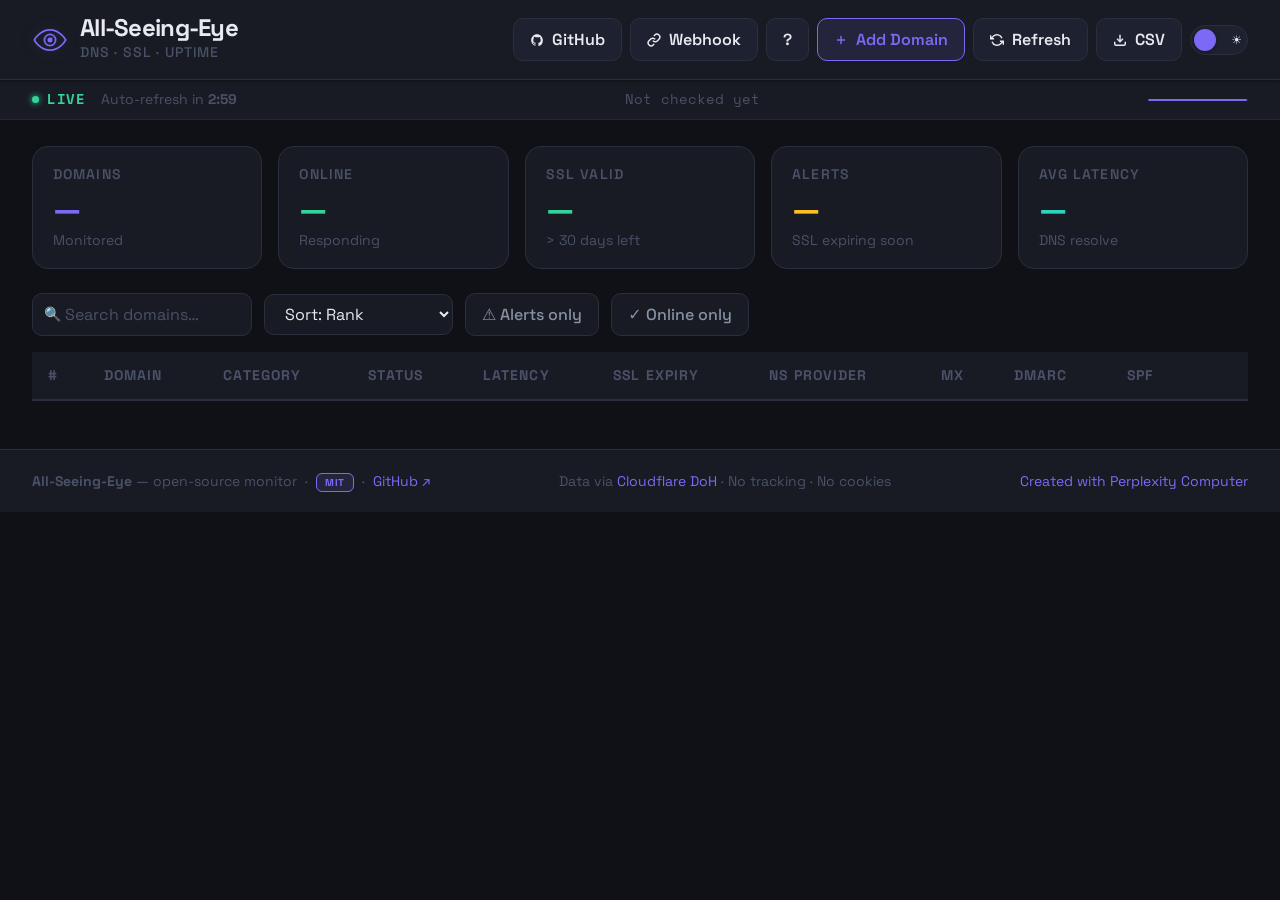
<file: index.standalone.html>
<!DOCTYPE html>
<html lang="en" data-theme="dark">
<head>
  <!--
  ╔══════════════════════════════════════════════════════════════╗
  ║  ALL-SEEING-EYE                                              ║
  ║  Open-source uptime, DNS, SSL & latency monitor              ║
  ║  Created with Perplexity Computer                            ║
  ║  https://www.perplexity.ai/computer                          ║
  ╚══════════════════════════════════════════════════════════════╝

  HOW IT WORKS
  ─────────────────────────────────────────────────────────────
  1. On load, the app tries to fetch `domains.list` (same directory).
     - Each non-empty, non-comment line becomes a monitored domain.
     - If the file is missing or unreachable, the built-in TOP_30 list is used.

  2. For each domain, a live DNS-over-HTTPS query is fired to
     Cloudflare's public DoH API (cloudflare-dns.com/dns-query).
     This gives us: A record presence (= "up"), latency, and NS info.

  3. SSL expiry dates are seeded from scan data for the top-30 list.
     Custom-added domains get a placeholder until a real check runs.

  4. The "Add Domain" flow lets users add any domain on the fly.
     If `domains.list` is writable (local server with write access),
     the app will also persist the new domain there via a PUT request.
     On a read-only static host, it just adds it to the in-memory list.

  5. The PIN gate (SHA-256 hashed, no plaintext stored) prevents
     casual access. Keyboard input + numpad both work.
     PIN: 1 2 3 4 5 6  (SHA-256: 8d969eef…)

  SECURITY NOTE
  ─────────────────────────────────────────────────────────────
  - No data leaves the browser except DNS queries to Cloudflare DoH.
  - No cookies, no persistent storage used.
  - PIN is checked purely client-side via SHA-256 comparison.
  - This is a monitoring DISPLAY tool, not a security perimeter.
  -->

  <meta charset="UTF-8">
  <meta name="viewport" content="width=device-width, initial-scale=1.0">
  <meta name="description" content="All-Seeing-Eye — open-source uptime, DNS, SSL and latency monitor for any domain list.">
  <title>The All Seeing Eye</title>

  <!-- Space Grotesk (user-specified font) from Google Fonts -->
  <link rel="preconnect" href="https://fonts.googleapis.com">
  <link rel="preconnect" href="https://fonts.gstatic.com" crossorigin>
  <link href="https://fonts.googleapis.com/css2?family=Space+Grotesk:wght@300..700&family=Space+Mono:wght@400;700&display=swap" rel="stylesheet">

    <style>
/* ═══════════════════════════════════════════════════════════
       DESIGN TOKENS — type scale, spacing, color, radius
    ═══════════════════════════════════════════════════════════ */
    :root {
      /* Type scale (fluid clamp) */
      --text-xs:   clamp(0.75rem,  0.7rem  + 0.25vw, 0.875rem);
      --text-sm:   clamp(0.875rem, 0.8rem  + 0.35vw, 1rem);
      --text-base: clamp(1rem,     0.95rem + 0.25vw, 1.125rem);
      --text-lg:   clamp(1.125rem, 1rem    + 0.75vw, 1.5rem);
      --text-xl:   clamp(1.5rem,   1.2rem  + 1.25vw, 2rem);

      /* Font families */
      --font-display: 'Space Grotesk', system-ui, sans-serif;
      --font-body:    'Space Grotesk', system-ui, sans-serif;
      --font-mono:    'Space Mono', 'Courier New', monospace;

      /* Spacing (4px grid) */
      --space-1:  0.25rem;
      --space-2:  0.5rem;
      --space-3:  0.75rem;
      --space-4:  1rem;
      --space-5:  1.25rem;
      --space-6:  1.5rem;
      --space-8:  2rem;
      --space-10: 2.5rem;
      --space-12: 3rem;

      /* Radius */
      --radius-sm: 6px;
      --radius-md: 10px;
      --radius-lg: 16px;
      --radius-xl: 24px;

      /* Transition */
      --ease: 180ms cubic-bezier(0.16, 1, 0.3, 1);
    }

    /* ── DARK MODE (default) ── */
    :root, [data-theme="dark"] {
      --bg:          #0f1117;
      --surface:     #181b23;
      --surface-2:   #1e2230;
      --border:      #2a2f3d;
      --border-soft: #232738;
      --text:        #e8eaf0;
      --text-muted:  #8892a4;
      --text-faint:  #4a5168;

      /* Accent: vivid violet-blue (eye-themed) */
      --accent:       #7c6af7;
      --accent-dim:   #5a4fd6;
      --accent-glow:  rgba(124, 106, 247, 0.18);
      --accent-soft:  rgba(124, 106, 247, 0.12);

      /* Status */
      --green:        #34d399;
      --green-dim:    #065f46;
      --green-soft:   rgba(52, 211, 153, 0.12);
      --yellow:       #fbbf24;
      --yellow-dim:   #78350f;
      --yellow-soft:  rgba(251, 191, 36, 0.12);
      --red:          #f87171;
      --red-dim:      #7f1d1d;
      --red-soft:     rgba(248, 113, 113, 0.12);
      --blue:         #60a5fa;
      --blue-soft:    rgba(96, 165, 250, 0.12);
      --teal:         #2dd4bf;
      --teal-soft:    rgba(45, 212, 191, 0.12);
      --orange:       #fb923c;

      --shadow-sm:  0 1px 3px rgba(0,0,0,0.4);
      --shadow-md:  0 4px 16px rgba(0,0,0,0.5);
      --shadow-lg:  0 16px 48px rgba(0,0,0,0.6);
      --shadow-glow: 0 0 0 1px var(--accent-soft), 0 8px 32px rgba(124,106,247,0.15);
    }

    /* ── LIGHT MODE ── */
    [data-theme="light"] {
      --bg:          #f4f5f9;
      --surface:     #ffffff;
      --surface-2:   #f9fafc;
      --border:      #e2e5ef;
      --border-soft: #eaecf4;
      --text:        #1a1d2e;
      --text-muted:  #5a6278;
      --text-faint:  #9aa0b4;

      --accent:       #5a4fd6;
      --accent-dim:   #3d35a8;
      --accent-glow:  rgba(90, 79, 214, 0.12);
      --accent-soft:  rgba(90, 79, 214, 0.08);

      --green:        #059669;
      --green-dim:    #d1fae5;
      --green-soft:   rgba(5, 150, 105, 0.08);
      --yellow:       #d97706;
      --yellow-dim:   #fef3c7;
      --yellow-soft:  rgba(217, 119, 6, 0.08);
      --red:          #dc2626;
      --red-dim:      #fee2e2;
      --red-soft:     rgba(220, 38, 38, 0.08);
      --blue:         #2563eb;
      --blue-soft:    rgba(37, 99, 235, 0.08);
      --teal:         #0d9488;
      --teal-soft:    rgba(13, 148, 136, 0.08);
      --orange:       #ea580c;

      --shadow-sm:  0 1px 3px rgba(0,0,0,0.06);
      --shadow-md:  0 4px 16px rgba(0,0,0,0.08);
      --shadow-lg:  0 16px 48px rgba(0,0,0,0.12);
      --shadow-glow: 0 0 0 1px var(--accent-soft), 0 8px 24px rgba(90,79,214,0.1);
    }

    /* ═══════════════════════════════════════════════════════════
       BASE RESET
    ═══════════════════════════════════════════════════════════ */
    *, *::before, *::after {
      box-sizing: border-box;
      margin: 0; padding: 0;
    }

    html {
      -webkit-font-smoothing: antialiased;
      -moz-osx-font-smoothing: grayscale;
      text-rendering: optimizeLegibility;
      scroll-behavior: smooth;
    }

    body {
      min-height: 100dvh;
      font-family: var(--font-body);
      font-size: var(--text-base);
      color: var(--text);
      background: var(--bg);
      line-height: 1.6;
      transition: background var(--ease), color var(--ease);
    }

    img, svg { display: block; }
    button { cursor: pointer; border: none; background: none; font: inherit; color: inherit; }
    input, select { font: inherit; color: inherit; }
    a { color: inherit; text-decoration: none; }

    /* ═══════════════════════════════════════════════════════════
       PIN OVERLAY
       Full-screen blur lock. Unlocks with correct 6-digit PIN.
       SHA-256 of PIN stored — never plaintext.
    ═══════════════════════════════════════════════════════════ */
    #pin-overlay {
      position: fixed; inset: 0; z-index: 9000;
      background: color-mix(in srgb, var(--bg) 88%, transparent);
      backdrop-filter: blur(20px) saturate(1.4);
      -webkit-backdrop-filter: blur(20px) saturate(1.4);
      display: flex; align-items: center; justify-content: center;
      transition: opacity 0.35s ease;
    }

    #pin-overlay.unlocking {
      opacity: 0;
      pointer-events: none;
    }

    .pin-card {
      background: var(--surface);
      border: 1px solid var(--border);
      border-radius: var(--radius-xl);
      padding: var(--space-10) var(--space-8) var(--space-8);
      width: min(360px, 92vw);
      text-align: center;
      box-shadow: var(--shadow-lg), var(--shadow-glow);
      animation: card-in 0.4s cubic-bezier(0.34, 1.56, 0.64, 1);
    }

    @keyframes card-in {
      from { transform: scale(0.85) translateY(16px); opacity: 0; }
      to   { transform: scale(1) translateY(0);       opacity: 1; }
    }

    /* Eye SVG logo in PIN modal */
    .pin-eye {
      width: 64px; height: 64px;
      margin: 0 auto var(--space-5);
      color: var(--accent);
      filter: drop-shadow(0 0 16px var(--accent-glow));
    }

    .pin-card h2 {
      font-family: var(--font-display);
      font-size: var(--text-lg);
      font-weight: 700;
      letter-spacing: -0.02em;
      margin-bottom: var(--space-1);
      color: var(--text);
    }

    .pin-card p {
      font-size: var(--text-sm);
      color: var(--text-muted);
      margin-bottom: var(--space-6);
    }

    /* Dot indicators */
    .pin-dots {
      display: flex; justify-content: center;
      gap: var(--space-3);
      margin-bottom: var(--space-6);
    }

    .pin-dot {
      width: 13px; height: 13px;
      border-radius: 50%;
      border: 2px solid var(--border);
      background: transparent;
      transition: all 0.15s ease;
    }
    .pin-dot.filled {
      background: var(--accent);
      border-color: var(--accent);
      box-shadow: 0 0 10px var(--accent-glow);
      transform: scale(1.1);
    }
    .pin-dot.error {
      background: var(--red);
      border-color: var(--red);
      box-shadow: 0 0 10px rgba(248,113,113,0.4);
      animation: dot-shake 0.4s ease;
    }

    @keyframes dot-shake {
      0%,100% { transform: translateX(0); }
      20%      { transform: translateX(-5px); }
      60%      { transform: translateX(5px); }
    }

    /* Numpad grid */
    .pin-grid {
      display: grid;
      grid-template-columns: repeat(3, 1fr);
      gap: var(--space-3);
      margin-bottom: var(--space-3);
    }

    .pin-btn {
      height: 58px;
      background: var(--surface-2);
      border: 1px solid var(--border);
      border-radius: var(--radius-md);
      font-family: var(--font-display);
      font-size: var(--text-lg);
      font-weight: 600;
      color: var(--text);
      transition: background var(--ease), border-color var(--ease), transform 0.1s;
      user-select: none;
      -webkit-user-select: none;
    }

    .pin-btn:hover  { background: var(--border); border-color: var(--accent); }
    .pin-btn:active { transform: scale(0.93); }

    .pin-btn-del {
      font-size: var(--text-base);
      color: var(--text-muted);
    }
    .pin-btn-del:hover { color: var(--red); border-color: var(--red); }

    .pin-error {
      font-size: var(--text-xs);
      color: var(--red);
      min-height: 18px;
      margin-top: var(--space-2);
    }

    .pin-hint {
      font-size: var(--text-xs);
      color: var(--text-faint);
      margin-top: var(--space-3);
      font-family: var(--font-mono);
      letter-spacing: 0.04em;
    }

    /* ═══════════════════════════════════════════════════════════
       HEADER
    ═══════════════════════════════════════════════════════════ */
    header {
      background: var(--surface);
      border-bottom: 1px solid var(--border);
      padding: var(--space-4) var(--space-8);
      display: flex;
      align-items: center;
      justify-content: space-between;
      gap: var(--space-4);
      flex-wrap: wrap;
      position: sticky; top: 0; z-index: 100;
      box-shadow: var(--shadow-sm);
    }

    /* Wordmark / logo */
    .logo {
      display: flex;
      align-items: center;
      gap: var(--space-3);
    }

    .logo-eye {
      width: 36px; height: 36px;
      color: var(--accent);
      flex-shrink: 0;
      filter: drop-shadow(0 0 8px var(--accent-glow));
      transition: filter var(--ease);
    }
    .logo:hover .logo-eye { filter: drop-shadow(0 0 16px var(--accent-glow)); }

    .logo-text {
      display: flex;
      flex-direction: column;
      gap: 1px;
    }

    .logo-title {
      font-family: var(--font-display);
      font-size: var(--text-lg);
      font-weight: 700;
      letter-spacing: -0.03em;
      line-height: 1;
      color: var(--text);
    }

    .logo-sub {
      font-size: var(--text-xs);
      color: var(--text-faint);
      letter-spacing: 0.06em;
      text-transform: uppercase;
      font-weight: 500;
    }

    /* Header action buttons */
    .header-actions {
      display: flex;
      align-items: center;
      gap: var(--space-2);
      flex-wrap: wrap;
    }

    /* Universal button styles */
    .btn {
      display: inline-flex;
      align-items: center;
      gap: var(--space-2);
      padding: var(--space-2) var(--space-4);
      border-radius: var(--radius-md);
      font-family: var(--font-display);
      font-size: var(--text-sm);
      font-weight: 600;
      border: 1px solid var(--border);
      background: var(--surface-2);
      color: var(--text);
      transition: all var(--ease);
      white-space: nowrap;
      cursor: pointer;
    }
    .btn:hover { background: var(--border); border-color: var(--accent); color: var(--accent); }

    .btn-accent {
      background: var(--accent-soft);
      border-color: var(--accent);
      color: var(--accent);
    }
    .btn-accent:hover { background: var(--accent); color: #fff; border-color: var(--accent); }

    .btn-icon {
      padding: var(--space-2);
      width: 36px; height: 36px;
      justify-content: center;
    }


    /* ═══════════════════════════════════════════════════════════
       STATUS BAR (live / refresh countdown)
    ═══════════════════════════════════════════════════════════ */
    .status-bar {
      background: var(--surface);
      border-bottom: 1px solid var(--border-soft);
      padding: var(--space-2) var(--space-8);
      display: flex;
      align-items: center;
      justify-content: space-between;
      gap: var(--space-4);
      font-size: var(--text-xs);
      color: var(--text-faint);
      flex-wrap: wrap;
    }

    .live-pill {
      display: inline-flex;
      align-items: center;
      gap: var(--space-2);
      color: var(--green);
      font-weight: 600;
      font-family: var(--font-mono);
      letter-spacing: 0.04em;
    }

    .live-dot {
      width: 7px; height: 7px;
      border-radius: 50%;
      background: var(--green);
      box-shadow: 0 0 6px var(--green);
      animation: live-pulse 2s infinite;
    }

    @keyframes live-pulse {
      0%,100% { opacity: 1; transform: scale(1); }
      50%      { opacity: 0.4; transform: scale(0.85); }
    }

    .progress-track {
      width: 100px; height: 2px;
      background: var(--border);
      border-radius: 1px;
      overflow: hidden;
    }

    .progress-fill {
      height: 100%;
      background: var(--accent);
      border-radius: 1px;
      transition: width 1s linear;
    }

    /* ═══════════════════════════════════════════════════════════
       STATS CARDS
    ═══════════════════════════════════════════════════════════ */
    .stats-row {
      display: grid;
      grid-template-columns: repeat(5, 1fr);
      gap: var(--space-4);
      padding: var(--space-6) var(--space-8);
    }

    @media (max-width: 900px) {
      .stats-row { grid-template-columns: repeat(3, 1fr); }
    }
    @media (max-width: 600px) {
      .stats-row { grid-template-columns: repeat(2, 1fr); padding: var(--space-4); }
    }

    .stat-card {
      background: var(--surface);
      border: 1px solid var(--border);
      border-radius: var(--radius-lg);
      padding: var(--space-4) var(--space-5);
      transition: border-color var(--ease), box-shadow var(--ease);
      cursor: default;
    }
    .stat-card:hover { border-color: var(--accent); box-shadow: var(--shadow-glow); }

    .stat-label {
      font-size: var(--text-xs);
      font-weight: 600;
      letter-spacing: 0.08em;
      text-transform: uppercase;
      color: var(--text-faint);
      margin-bottom: var(--space-2);
    }

    .stat-value {
      font-family: var(--font-display);
      font-size: var(--text-xl);
      font-weight: 700;
      letter-spacing: -0.03em;
      line-height: 1;
      color: var(--text);
    }

    .stat-sub {
      font-size: var(--text-xs);
      color: var(--text-faint);
      margin-top: var(--space-1);
      font-weight: 400;
    }

    /* ═══════════════════════════════════════════════════════════
       ALERT BANNER
    ═══════════════════════════════════════════════════════════ */
    .alert-banner {
      margin: 0 var(--space-8) var(--space-4);
      background: var(--red-soft);
      border: 1px solid color-mix(in srgb, var(--red) 35%, transparent);
      border-radius: var(--radius-lg);
      padding: var(--space-4) var(--space-5);
      display: flex;
      align-items: flex-start;
      gap: var(--space-3);
      font-size: var(--text-sm);
      line-height: 1.6;
    }

    .alert-banner .alert-icon { font-size: 18px; flex-shrink: 0; }

    /* ═══════════════════════════════════════════════════════════
       CONTROLS BAR (search, sort, filters)
    ═══════════════════════════════════════════════════════════ */
    .controls {
      padding: 0 var(--space-8) var(--space-4);
      display: flex;
      align-items: center;
      gap: var(--space-3);
      flex-wrap: wrap;
    }

    .search-wrap {
      position: relative;
      flex: 0 0 auto;
    }

    .search-icon {
      position: absolute;
      left: var(--space-3);
      top: 50%; transform: translateY(-50%);
      color: var(--text-faint);
      pointer-events: none;
      font-size: 14px;
    }

    .search-input {
      background: var(--surface);
      border: 1px solid var(--border);
      border-radius: var(--radius-md);
      padding: var(--space-2) var(--space-4) var(--space-2) var(--space-8);
      font-size: var(--text-sm);
      color: var(--text);
      width: 220px;
      outline: none;
      transition: border-color var(--ease), box-shadow var(--ease);
    }
    .search-input:focus { border-color: var(--accent); box-shadow: 0 0 0 3px var(--accent-soft); }
    .search-input::placeholder { color: var(--text-faint); }

    .sort-select {
      background: var(--surface);
      border: 1px solid var(--border);
      border-radius: var(--radius-md);
      padding: var(--space-2) var(--space-4);
      font-size: var(--text-sm);
      font-family: var(--font-display);
      color: var(--text);
      cursor: pointer;
      outline: none;
      transition: border-color var(--ease);
    }
    .sort-select:focus { border-color: var(--accent); }

    .filter-btn {
      display: inline-flex;
      align-items: center;
      gap: var(--space-2);
      padding: var(--space-2) var(--space-4);
      border: 1px solid var(--border);
      border-radius: var(--radius-md);
      background: var(--surface);
      font-size: var(--text-sm);
      font-family: var(--font-display);
      font-weight: 500;
      color: var(--text-muted);
      transition: all var(--ease);
      cursor: pointer;
    }
    .filter-btn:hover { border-color: var(--accent); color: var(--accent); }
    .filter-btn.active {
      background: var(--accent-soft);
      border-color: var(--accent);
      color: var(--accent);
      font-weight: 600;
    }

    /* ═══════════════════════════════════════════════════════════
       TABLE
    ═══════════════════════════════════════════════════════════ */
    .table-wrap {
      padding: 0 var(--space-8) var(--space-12);
      overflow-x: auto;
    }

    table {
      width: 100%;
      border-collapse: collapse;
      min-width: 960px;
    }

    thead th {
      background: var(--surface);
      border-bottom: 2px solid var(--border);
      padding: var(--space-3) var(--space-4);
      text-align: left;
      font-family: var(--font-display);
      font-size: var(--text-xs);
      font-weight: 700;
      letter-spacing: 0.08em;
      text-transform: uppercase;
      color: var(--text-faint);
      white-space: nowrap;
      position: sticky; top: 0; z-index: 5;
    }

    tbody tr {
      border-bottom: 1px solid var(--border-soft);
      transition: background var(--ease);
    }
    tbody tr:hover { background: var(--surface); }
    tbody tr.is-custom { border-left: 3px solid var(--accent); }

    td {
      padding: var(--space-3) var(--space-4);
      vertical-align: middle;
      font-size: var(--text-sm);
      white-space: nowrap;
    }

    /* Rank cell */
    .td-rank {
      font-family: var(--font-mono);
      font-size: var(--text-xs);
      color: var(--text-faint);
      text-align: center;
      width: 40px;
    }

    /* Domain cell */
    .domain-cell {
      display: flex;
      align-items: center;
      gap: var(--space-3);
      min-width: 180px;
    }

    .favicon-wrap {
      width: 22px; height: 22px;
      border-radius: 5px;
      background: var(--border);
      flex-shrink: 0;
      overflow: hidden;
      display: flex; align-items: center; justify-content: center;
    }
    .favicon-wrap img { width: 18px; height: 18px; border-radius: 3px; }

    .domain-link {
      font-family: var(--font-display);
      font-weight: 600;
      font-size: var(--text-sm);
      color: var(--text);
      transition: color var(--ease);
    }
    .domain-link:hover { color: var(--accent); }

    /* Category badge */
    .cat-badge {
      display: inline-flex;
      align-items: center;
      padding: 2px var(--space-3);
      border-radius: var(--radius-sm);
      font-size: var(--text-xs);
      font-weight: 700;
      letter-spacing: 0.06em;
      text-transform: uppercase;
      border: 1px solid;
    }

    .cat-search   { color: #60a5fa; border-color: rgba(96,165,250,0.3);  background: rgba(96,165,250,0.08); }
    .cat-social   { color: #a78bfa; border-color: rgba(167,139,250,0.3); background: rgba(167,139,250,0.08); }
    .cat-video    { color: #f87171; border-color: rgba(248,113,113,0.3); background: rgba(248,113,113,0.08); }
    .cat-shop     { color: #fb923c; border-color: rgba(251,146,60,0.3);  background: rgba(251,146,60,0.08); }
    .cat-ai       { color: #2dd4bf; border-color: rgba(45,212,191,0.3);  background: rgba(45,212,191,0.08); }
    .cat-news     { color: #fbbf24; border-color: rgba(251,191,36,0.3);  background: rgba(251,191,36,0.08); }
    .cat-dev      { color: #34d399; border-color: rgba(52,211,153,0.3);  background: rgba(52,211,153,0.08); }
    .cat-content  { color: #e8eaf0; border-color: rgba(232,234,240,0.2); background: rgba(232,234,240,0.05); }
    .cat-cloud    { color: #fb923c; border-color: rgba(251,146,60,0.3);  background: rgba(251,146,60,0.08); }
    .cat-comm     { color: #a78bfa; border-color: rgba(167,139,250,0.3); background: rgba(167,139,250,0.08); }
    .cat-product  { color: #60a5fa; border-color: rgba(96,165,250,0.3);  background: rgba(96,165,250,0.08); }
    .cat-custom   { color: #2dd4bf; border-color: rgba(45,212,191,0.3);  background: rgba(45,212,191,0.08); }

    /* Status cell */
    .status-cell {
      display: flex;
      align-items: center;
      gap: var(--space-2);
      min-width: 110px;
    }

    .status-dot {
      width: 8px; height: 8px;
      border-radius: 50%;
      flex-shrink: 0;
    }
    .dot-up   { background: var(--green); box-shadow: 0 0 6px var(--green); animation: live-pulse 2.5s infinite; }
    .dot-down { background: var(--red);   box-shadow: 0 0 6px var(--red); }
    .dot-unknown { background: var(--text-faint); }

    .status-label {
      font-family: var(--font-display);
      font-size: var(--text-xs);
      font-weight: 700;
      letter-spacing: 0.06em;
    }
    .status-up   { color: var(--green); }
    .status-down { color: var(--red); }

    /* Sparkline */
    .sparkline {
      display: flex;
      align-items: flex-end;
      gap: 2px;
      height: 20px;
      margin-left: var(--space-1);
    }

    .spark {
      width: 4px;
      border-radius: 2px;
      background: var(--green);
      min-height: 3px;
    }
    .spark.down  { background: var(--red); }
    .spark.empty { background: var(--border); opacity: 0.5; }

    /* Latency */
    .latency {
      font-family: var(--font-mono);
      font-size: var(--text-xs);
      font-weight: 700;
      min-width: 60px;
    }
    .lat-fast   { color: var(--green); }
    .lat-ok     { color: var(--yellow); }
    .lat-slow   { color: var(--red); }
    .lat-none   { color: var(--text-faint); }

    /* SSL */
    .ssl-cell {
      display: flex;
      align-items: center;
      gap: var(--space-2);
      min-width: 100px;
    }

    .ssl-days {
      font-family: var(--font-mono);
      font-size: var(--text-xs);
      font-weight: 700;
    }
    .ssl-ok      { color: var(--green); }
    .ssl-warn    { color: var(--yellow); }
    .ssl-urgent  { color: var(--red); }
    .ssl-expired { color: var(--red); }
    .ssl-unknown { color: var(--text-faint); }

    .le-badge {
      font-size: 9px;
      font-weight: 700;
      padding: 1px 5px;
      border-radius: 4px;
      background: var(--green-soft);
      border: 1px solid color-mix(in srgb, var(--green) 30%, transparent);
      color: var(--green);
      letter-spacing: 0.04em;
    }

    /* ─── Info cells with tooltips ─── */
    .info-cell {
      position: relative;
      cursor: default;
    }

    /* The visible badge inside an info-cell */
    .info-badge {
      display: inline-flex;
      align-items: center;
      padding: 2px var(--space-3);
      border-radius: var(--radius-sm);
      font-family: var(--font-display);
      font-size: var(--text-xs);
      font-weight: 600;
      border: 1px solid var(--border);
      background: var(--surface-2);
      color: var(--text-muted);
      white-space: nowrap;
      cursor: help;
      transition: border-color var(--ease);
    }

    /* NS provider colours */
    .ns-google  { color: #4285f4; border-color: rgba(66,133,244,0.4);  background: rgba(66,133,244,0.08); }
    .ns-aws     { color: #fb923c; border-color: rgba(251,146,60,0.4);  background: rgba(251,146,60,0.08); }
    .ns-cf      { color: #f97316; border-color: rgba(249,115,22,0.4);  background: rgba(249,115,22,0.08); }
    .ns-azure   { color: #3b82f6; border-color: rgba(59,130,246,0.4);  background: rgba(59,130,246,0.08); }
    .ns-nsone   { color: #a78bfa; border-color: rgba(167,139,250,0.4); background: rgba(167,139,250,0.08); }
    .ns-akamai  { color: #22d3ee; border-color: rgba(34,211,238,0.4);  background: rgba(34,211,238,0.08); }
    .ns-wiki    { color: #e8eaf0; border-color: rgba(232,234,240,0.3); background: rgba(232,234,240,0.06); }
    .ns-own     { color: var(--text-muted); border-color: var(--border); background: var(--surface-2); }

    /* MX provider colours */
    .mx-google    { color: #4285f4; border-color: rgba(66,133,244,0.4);  background: rgba(66,133,244,0.08); }
    .mx-microsoft { color: #3b82f6; border-color: rgba(59,130,246,0.4);  background: rgba(59,130,246,0.08); }
    .mx-proton    { color: #8b5cf6; border-color: rgba(139,92,246,0.4);  background: rgba(139,92,246,0.08); }
    .mx-amazon    { color: #fb923c; border-color: rgba(251,146,60,0.4);  background: rgba(251,146,60,0.08); }
    .mx-mimecast  { color: #2dd4bf; border-color: rgba(45,212,191,0.4);  background: rgba(45,212,191,0.08); }
    .mx-own       { color: var(--text-muted); border-color: var(--border); background: var(--surface-2); }
    .mx-none      { color: var(--text-faint); border-color: var(--border); background: transparent; }

    /* DMARC */
    .dmarc-reject     { color: var(--green);  border-color: rgba(52,211,153,0.4); background: var(--green-soft); }
    .dmarc-quarantine { color: var(--teal);   border-color: rgba(45,212,191,0.4); background: var(--teal-soft); }
    .dmarc-none       { color: var(--yellow); border-color: rgba(251,191,36,0.4); background: var(--yellow-soft); }
    .dmarc-missing    { color: var(--red);    border-color: rgba(248,113,113,0.4);background: var(--red-soft); }

    /* SPF */
    .spf-pass    { color: var(--green);  border-color: rgba(52,211,153,0.4);  background: var(--green-soft); }
    .spf-soft    { color: var(--yellow); border-color: rgba(251,191,36,0.4);  background: var(--yellow-soft); }
    .spf-missing { color: var(--red);    border-color: rgba(248,113,113,0.4); background: var(--red-soft); }

    /* ─── Tooltip ─── */
    .tooltip-host {
      position: relative;
      display: inline-block;
    }

    .tooltip-box {
      display: none;
      position: absolute;
      z-index: 200;
      top: calc(100% + 8px);
      left: 0;
      background: var(--surface-2);
      border: 1px solid var(--accent);
      border-radius: var(--radius-md);
      padding: var(--space-3) var(--space-4);
      min-width: 260px;
      max-width: 340px;
      box-shadow: var(--shadow-lg);
      pointer-events: none;
    }

    .tooltip-host:hover .tooltip-box { display: block; }

    .tt-title {
      font-size: var(--text-xs);
      font-weight: 700;
      letter-spacing: 0.08em;
      text-transform: uppercase;
      color: var(--accent);
      margin-bottom: var(--space-2);
      padding-bottom: var(--space-2);
      border-bottom: 1px solid var(--border);
    }

    .tt-row {
      display: flex;
      gap: var(--space-3);
      padding: var(--space-1) 0;
      border-bottom: 1px solid var(--border-soft);
      font-size: var(--text-xs);
    }
    .tt-row:last-child { border-bottom: none; }

    .tt-label {
      color: var(--text-faint);
      min-width: 56px;
      flex-shrink: 0;
      font-weight: 600;
    }

    .tt-val {
      color: var(--text-muted);
      font-family: var(--font-mono);
      word-break: break-all;
      white-space: normal;
      line-height: 1.5;
    }

    /* Delete row button */
    .del-btn {
      padding: var(--space-1) var(--space-2);
      border-radius: var(--radius-sm);
      color: var(--text-faint);
      font-size: 13px;
      transition: color var(--ease);
      cursor: pointer;
    }
    .del-btn:hover { color: var(--red); }

    /* ═══════════════════════════════════════════════════════════
       ADD DOMAIN MODAL
    ═══════════════════════════════════════════════════════════ */
    #add-overlay {
      display: none;
      position: fixed; inset: 0; z-index: 8000;
      background: color-mix(in srgb, var(--bg) 70%, transparent);
      backdrop-filter: blur(8px);
      -webkit-backdrop-filter: blur(8px);
      align-items: center;
      justify-content: center;
    }
    #add-overlay.open { display: flex; }

    .add-modal {
      background: var(--surface);
      border: 1px solid var(--border);
      border-radius: var(--radius-xl);
      padding: var(--space-8);
      width: min(480px, 94vw);
      box-shadow: var(--shadow-lg), var(--shadow-glow);
      animation: card-in 0.25s cubic-bezier(0.34, 1.56, 0.64, 1);
    }

    .add-modal h3 {
      font-family: var(--font-display);
      font-size: var(--text-lg);
      font-weight: 700;
      letter-spacing: -0.02em;
      color: var(--text);
      margin-bottom: var(--space-1);
    }

    .add-modal .modal-sub {
      font-size: var(--text-sm);
      color: var(--text-muted);
      margin-bottom: var(--space-6);
      line-height: 1.6;
    }

    .form-row {
      display: flex;
      gap: var(--space-3);
      margin-bottom: var(--space-4);
      flex-wrap: wrap;
    }

    .form-input, .form-select {
      background: var(--surface-2);
      border: 1px solid var(--border);
      border-radius: var(--radius-md);
      padding: var(--space-3) var(--space-4);
      font-size: var(--text-sm);
      font-family: var(--font-display);
      color: var(--text);
      outline: none;
      transition: border-color var(--ease), box-shadow var(--ease);
    }
    .form-input { flex: 1; min-width: 160px; }
    .form-input:focus { border-color: var(--accent); box-shadow: 0 0 0 3px var(--accent-soft); }
    .form-input::placeholder { color: var(--text-faint); }
    .form-select { cursor: pointer; }
    .form-select:focus { border-color: var(--accent); }

    /* Queued domain tags */
    .queued-tags {
      display: flex;
      flex-wrap: wrap;
      gap: var(--space-2);
      min-height: 8px;
      margin-bottom: var(--space-4);
    }

    .queued-tag {
      display: inline-flex;
      align-items: center;
      gap: var(--space-2);
      padding: var(--space-1) var(--space-3);
      background: var(--accent-soft);
      border: 1px solid var(--accent);
      border-radius: var(--radius-sm);
      font-size: var(--text-xs);
      font-weight: 600;
      color: var(--accent);
    }

    .queued-tag button {
      color: var(--text-faint);
      font-size: 12px;
      line-height: 1;
      transition: color var(--ease);
    }
    .queued-tag button:hover { color: var(--red); }

    /* Modal note */
    .modal-note {
      font-size: var(--text-xs);
      color: var(--text-faint);
      background: var(--surface-2);
      border: 1px solid var(--border-soft);
      border-radius: var(--radius-md);
      padding: var(--space-3) var(--space-4);
      margin-bottom: var(--space-5);
      line-height: 1.6;
    }

    .modal-actions {
      display: flex;
      justify-content: flex-end;
      gap: var(--space-3);
    }

    .btn-cancel {
      border-color: var(--border);
      color: var(--text-muted);
    }
    .btn-cancel:hover { border-color: var(--red); color: var(--red); background: var(--red-soft); }

    /* ═══════════════════════════════════════════════════════════
       FOOTER
    ═══════════════════════════════════════════════════════════ */
    footer {
      background: var(--surface);
      border-top: 1px solid var(--border);
      padding: var(--space-5) var(--space-8);
      display: flex;
      align-items: center;
      justify-content: space-between;
      font-size: var(--text-xs);
      color: var(--text-faint);
      flex-wrap: wrap;
      gap: var(--space-4);
    }

    footer a { color: var(--accent); transition: color var(--ease); }
    footer a:hover { color: var(--text); }

    .mit-tag {
      padding: 2px var(--space-2);
      border-radius: var(--radius-sm);
      background: var(--accent-soft);
      border: 1px solid var(--accent);
      color: var(--accent);
      font-weight: 700;
      font-size: 10px;
      letter-spacing: 0.06em;
    }

    /* ═══════════════════════════════════════════════════════════
       MOBILE TWEAKS
    ═══════════════════════════════════════════════════════════ */
    @media (max-width: 640px) {
      header { padding: var(--space-3) var(--space-4); }
      .status-bar, .controls, .table-wrap { padding-left: var(--space-4); padding-right: var(--space-4); }
      .stats-row { padding: var(--space-4); }
      .alert-banner { margin-left: var(--space-4); margin-right: var(--space-4); }
      footer { flex-direction: column; padding: var(--space-5) var(--space-4); }
    }

    @media (max-width: 420px) {
      .logo-sub { display: none; }
      .search-input { width: 160px; }
    }

    /* ═══════════════════════════════════════════════════════════
       SKELETON LOADER (shown while initial DNS check runs)
    ═══════════════════════════════════════════════════════════ */
    @keyframes skeleton-sweep {
      0%   { background-position: -400px 0; }
      100% { background-position: 400px 0; }
    }

    .skeleton {
      background: linear-gradient(90deg,
        var(--border-soft) 25%,
        var(--border) 50%,
        var(--border-soft) 75%
      );
      background-size: 800px 100%;
      animation: skeleton-sweep 1.4s ease infinite;
      border-radius: var(--radius-sm);
    }

    .skeleton-row td > * {
      display: inline-block;
      height: 14px;
      border-radius: var(--radius-sm);
    }

    /* ═══════════════════════════════════════════════════════════
       THEME SWITCH — pill toggle
       Unchecked = dark (moon left), Checked = light (sun right)
    ═══════════════════════════════════════════════════════════ */
    .theme-switch {
      display: flex;
      align-items: center;
      cursor: pointer;
      user-select: none;
      -webkit-user-select: none;
    }
    .theme-switch input[type="checkbox"] { display: none; }

    .theme-track {
      position: relative;
      width: 58px; height: 30px;
      background: var(--surface-2);
      border: 1px solid var(--border);
      border-radius: 15px;
      display: flex;
      align-items: center;
      transition: background var(--ease), border-color var(--ease);
    }
    .theme-switch:hover .theme-track { border-color: var(--accent); }

    .theme-thumb {
      position: absolute;
      left: 3px;
      width: 22px; height: 22px;
      background: var(--accent);
      border-radius: 50%;
      transition: transform 0.22s cubic-bezier(0.34,1.56,0.64,1);
      box-shadow: 0 1px 4px rgba(0,0,0,0.35);
      z-index: 1;
    }
    /* checked = light mode → slide thumb right */
    .theme-switch input:checked ~ .theme-track .theme-thumb {
      transform: translateX(28px);
    }
    .theme-icon {
      position: absolute;
      font-size: 12px;
      line-height: 1;
      z-index: 0;
      pointer-events: none;
    }
    .theme-icon-dark  { left: 6px;  }
    .theme-icon-light { right: 5px; }


    /* Webhook and info modals — show as flex when .open */
    #webhook-modal.open, #info-modal.open {
      display: flex !important;
    }


    /* ── Per-row refresh button ── */
    .td-actions {
      display: flex;
      align-items: center;
      gap: var(--space-1);
      white-space: nowrap;
    }

    .row-refresh-btn {
      padding: 3px 6px;
      border-radius: var(--radius-sm);
      color: var(--text-faint);
      font-size: 14px;
      line-height: 1;
      transition: color var(--ease), transform 0.2s;
      cursor: pointer;
      background: none;
      border: none;
    }
    .row-refresh-btn:hover { color: var(--accent); transform: rotate(30deg); }

    @keyframes spin {
      from { transform: rotate(0deg); }
      to   { transform: rotate(360deg); }
    }

  
    /* ═══════════════════════════════════════════════════════════
       ROW LOADING / CHECKING ANIMATION
       ─────────────────────────────────────────────────────────
       When a row is being checked (single or batch), it enters
       "checking" state: opacity drops to 0.35 and a subtle
       left-border pulse runs.

       Minimum duration: 500ms — even instant DNS replies hold
       the dim state for at least half a second so the user can
       see the scan is progressive, not instantaneous.

       The transition in is quick (150ms) and the transition out
       is slower (600ms) so the "lighting up" effect feels satisfying.
    ═══════════════════════════════════════════════════════════ */
    tbody tr.is-checking {
      opacity: 0.32;
      background: transparent !important;
    }

    tbody tr.is-checking-done {
      opacity: 1;
      transition: opacity 0.6s ease;
    }

    @keyframes row-pulse {
      0%   { border-left-color: var(--accent); }
      50%  { border-left-color: transparent; }
      100% { border-left-color: var(--accent); }
    }

    tbody tr.is-custom.is-checking {
      animation: row-pulse 1s ease infinite;
    }

    /* Refresh icon spin animation */
    @keyframes spin {
      from { transform: rotate(0deg); }
      to   { transform: rotate(360deg); }
    }

    .row-refresh-btn.is-spinning {
      animation: spin 0.7s linear infinite;
      color: var(--accent);
    }

    /* Full-table scan: progress bar under status bar */
    .scan-progress-wrap {
      height: 2px;
      background: var(--border);
      overflow: hidden;
      transition: opacity 0.3s ease;
    }

    .scan-progress-wrap.hidden { opacity: 0; }

    @keyframes scan-sweep {
      0%   { transform: translateX(-100%); }
      100% { transform: translateX(400%); }
    }

    .scan-progress-bar {
      height: 100%;
      width: 25%;
      background: var(--accent);
      animation: scan-sweep 1.2s ease-in-out infinite;
      border-radius: 1px;
    }


</style>
</head>
<body>

<!-- ════════════════════════════════════════════════════════════
     PIN OVERLAY
     Shows until the user enters the correct 6-digit PIN.
     SHA-256 of "123456" is hardcoded — no plaintext PIN stored.
═════════════════════════════════════════════════════════════ -->
<div id="pin-overlay" role="dialog" aria-modal="true" aria-label="PIN required">
  <div class="pin-card">

    <!-- Eye SVG logo -->
    <div class="pin-eye" aria-hidden="true">
      <svg viewBox="0 0 64 64" fill="none" xmlns="http://www.w3.org/2000/svg">
        <!-- Outer eye shape -->
        <path d="M4 32C4 32 14 14 32 14C50 14 60 32 60 32C60 32 50 50 32 50C14 50 4 32 4 32Z"
              stroke="currentColor" stroke-width="3" stroke-linecap="round" stroke-linejoin="round"/>
        <!-- Iris -->
        <circle cx="32" cy="32" r="10" stroke="currentColor" stroke-width="3"/>
        <!-- Pupil (filled) -->
        <circle cx="32" cy="32" r="4.5" fill="currentColor"/>
        <!-- Highlight -->
        <circle cx="35" cy="28.5" r="2" fill="currentColor" opacity="0.4"/>
      </svg>
    </div>

    <h2>All-Seeing-Eye</h2>
    <p>Enter your PIN to access the dashboard</p>

    <!-- 6 dot indicators -->
    <div class="pin-dots" id="pin-dots">
      <div class="pin-dot" id="dot-0"></div>
      <div class="pin-dot" id="dot-1"></div>
      <div class="pin-dot" id="dot-2"></div>
      <div class="pin-dot" id="dot-3"></div>
      <div class="pin-dot" id="dot-4"></div>
      <div class="pin-dot" id="dot-5"></div>
    </div>

    <!-- Numpad (3×3 + 0 + delete) — onclick is the only reliable cross-env method -->
    <div class="pin-grid">
      <button class="pin-btn" onclick="pinDigit('1')">1</button>
      <button class="pin-btn" onclick="pinDigit('2')">2</button>
      <button class="pin-btn" onclick="pinDigit('3')">3</button>
      <button class="pin-btn" onclick="pinDigit('4')">4</button>
      <button class="pin-btn" onclick="pinDigit('5')">5</button>
      <button class="pin-btn" onclick="pinDigit('6')">6</button>
      <button class="pin-btn" onclick="pinDigit('7')">7</button>
      <button class="pin-btn" onclick="pinDigit('8')">8</button>
      <button class="pin-btn" onclick="pinDigit('9')">9</button>
      <!-- Empty slot, 0, Delete -->
      <span></span>
      <button class="pin-btn" onclick="pinDigit('0')">0</button>
      <button class="pin-btn pin-btn-del" onclick="pinDelete()">⌫</button>
    </div>

    <div class="pin-error" id="pin-error"></div>
    <div class="pin-hint">Enter PIN &nbsp;·&nbsp; keyboard works too</div>
  </div>
</div>


<!-- ════════════════════════════════════════════════════════════
     HEADER
═════════════════════════════════════════════════════════════ -->
<header>
  <a class="logo" href="#" aria-label="All-Seeing-Eye home">
    <!-- Inline eye SVG — consistent with PIN modal, scales cleanly -->
    <svg class="logo-eye" viewBox="0 0 64 64" fill="none" aria-hidden="true">
      <path d="M4 32C4 32 14 14 32 14C50 14 60 32 60 32C60 32 50 50 32 50C14 50 4 32 4 32Z"
            stroke="currentColor" stroke-width="3" stroke-linecap="round" stroke-linejoin="round"/>
      <circle cx="32" cy="32" r="10" stroke="currentColor" stroke-width="3"/>
      <circle cx="32" cy="32" r="4.5" fill="currentColor"/>
      <circle cx="35" cy="28.5" r="2" fill="currentColor" opacity="0.4"/>
    </svg>
    <div class="logo-text">
      <span class="logo-title">All-Seeing-Eye</span>
      <span class="logo-sub">DNS · SSL · Uptime</span>
    </div>
  </a>

  <div class="header-actions">
    <!-- GitHub link (update URL when repo is live) -->
    <a class="btn" href="https://github.com/your-org/all-seeing-eye" target="_blank" rel="noopener">
      <svg width="14" height="14" viewBox="0 0 24 24" fill="currentColor" aria-hidden="true">
        <path d="M12 2C6.48 2 2 6.58 2 12.26c0 4.53 2.87 8.37 6.84 9.73.5.09.68-.22.68-.49v-1.7c-2.78.62-3.37-1.37-3.37-1.37-.45-1.17-1.11-1.48-1.11-1.48-.91-.64.07-.62.07-.62 1 .07 1.53 1.05 1.53 1.05.89 1.56 2.34 1.11 2.91.85.09-.66.35-1.11.63-1.37-2.22-.26-4.56-1.14-4.56-5.07 0-1.12.39-2.03 1.03-2.75-.1-.26-.45-1.3.1-2.71 0 0 .84-.28 2.75 1.05A9.38 9.38 0 0112 7.4c.85 0 1.7.12 2.5.34 1.91-1.33 2.75-1.05 2.75-1.05.55 1.41.2 2.45.1 2.71.64.72 1.03 1.63 1.03 2.75 0 3.94-2.34 4.81-4.57 5.06.36.32.68.94.68 1.9v2.81c0 .27.18.59.69.49A10.27 10.27 0 0022 12.26C22 6.58 17.52 2 12 2z"/>
      </svg>
      GitHub
    </a>
    <!-- Add domain -->
    <!-- Webhook info button -->
    <button class="btn" onclick="openWebhookModal()" title="Webhook / cron info">
      <svg width="14" height="14" viewBox="0 0 24 24" fill="none" stroke="currentColor" stroke-width="2.5"><path d="M10 13a5 5 0 007.54.54l3-3a5 5 0 00-7.07-7.07l-1.72 1.71"/><path d="M14 11a5 5 0 00-7.54-.54l-3 3a5 5 0 007.07 7.07l1.71-1.71"/></svg>
      Webhook
    </button>
    <!-- Help / info button -->
    <button class="btn" onclick="openInfoModal()" title="How it works">?</button>
    <!-- Add domain -->
    <button class="btn btn-accent" id="btn-add" onclick="openAddModal()">
      <svg width="14" height="14" viewBox="0 0 24 24" fill="none" stroke="currentColor" stroke-width="2.5" aria-hidden="true">
        <line x1="12" y1="5" x2="12" y2="19"/><line x1="5" y1="12" x2="19" y2="12"/>
      </svg>
      Add Domain
    </button>
    <!-- Refresh -->
    <button class="btn" id="btn-refresh" title="Refresh all checks" onclick="triggerRefresh()">
      <svg width="14" height="14" viewBox="0 0 24 24" fill="none" stroke="currentColor" stroke-width="2.5" aria-hidden="true">
        <path d="M1 4v6h6M23 20v-6h-6"/>
        <path d="M20.49 9A9 9 0 005.64 5.64L1 10m22 4l-4.64 4.36A9 9 0 013.51 15"/>
      </svg>
      Refresh
    </button>
    <!-- Export CSV -->
    <button class="btn" id="btn-export" title="Export table as CSV" onclick="exportCSV()">
      <svg width="14" height="14" viewBox="0 0 24 24" fill="none" stroke="currentColor" stroke-width="2.5" aria-hidden="true">
        <path d="M21 15v4a2 2 0 01-2 2H5a2 2 0 01-2-2v-4"/>
        <polyline points="7 10 12 15 17 10"/><line x1="12" y1="15" x2="12" y2="3"/>
      </svg>
      CSV
    </button>
    <!-- Theme toggle switch: checkbox drives isDark state in JS -->
    <label class="theme-switch" title="Toggle light/dark mode">
      <input type="checkbox" id="theme-checkbox" role="switch" aria-label="Toggle colour theme">
      <span class="theme-track">
        <span class="theme-thumb"></span>
        <span class="theme-icon theme-icon-dark">🌙</span>
        <span class="theme-icon theme-icon-light">☀️</span>
      </span>
    </label>
  </div>
</header>


<!-- ════════════════════════════════════════════════════════════
     STATUS BAR — live indicator + refresh countdown
═════════════════════════════════════════════════════════════ -->
<div class="status-bar">
  <div style="display:flex;align-items:center;gap:var(--space-4)">
    <span class="live-pill">
      <span class="live-dot"></span>
      LIVE
    </span>
    <span>Auto-refresh in <strong id="countdown">3:00</strong></span>
  </div>
  <span id="last-checked" style="font-family:var(--font-mono)">Not checked yet</span>
  <div class="progress-track">
    <div class="progress-fill" id="progress-fill" style="width:100%"></div>
  </div>
</div>


<!-- ════════════════════════════════════════════════════════════
     STAT CARDS
═════════════════════════════════════════════════════════════ -->
<!-- SCAN PROGRESS BAR — animated sweep shown during a full refresh.
     Hidden by default (class="hidden"), shown by checkAll() in app.js -->
<div class="scan-progress-wrap hidden" id="scan-progress-wrap">
  <div class="scan-progress-bar"></div>
</div>

<div class="stats-row">
  <div class="stat-card">
    <div class="stat-label">Domains</div>
    <div class="stat-value" id="stat-total" style="color:var(--accent)">—</div>
    <div class="stat-sub">Monitored</div>
  </div>
  <div class="stat-card">
    <div class="stat-label">Online</div>
    <div class="stat-value" id="stat-online" style="color:var(--green)">—</div>
    <div class="stat-sub">Responding</div>
  </div>
  <div class="stat-card">
    <div class="stat-label">SSL Valid</div>
    <div class="stat-value" id="stat-ssl-ok" style="color:var(--green)">—</div>
    <div class="stat-sub">&gt; 30 days left</div>
  </div>
  <div class="stat-card">
    <div class="stat-label">Alerts</div>
    <div class="stat-value" id="stat-alerts" style="color:var(--yellow)">—</div>
    <div class="stat-sub">SSL expiring soon</div>
  </div>
  <div class="stat-card">
    <div class="stat-label">Avg Latency</div>
    <div class="stat-value" id="stat-latency" style="color:var(--teal)">—</div>
    <div class="stat-sub">DNS resolve</div>
  </div>
</div>


<!-- ════════════════════════════════════════════════════════════
     ALERT BANNER (shown only when SSL certs are expiring)
═════════════════════════════════════════════════════════════ -->
<div class="alert-banner" id="alert-banner" style="display:none">
  <span class="alert-icon">⚠</span>
  <span id="alert-text"></span>
</div>


<!-- ════════════════════════════════════════════════════════════
     CONTROLS — search, sort, filter
═════════════════════════════════════════════════════════════ -->
<div class="controls">
  <div class="search-wrap">
    <span class="search-icon">🔍</span>
    <input class="search-input" type="text" id="search-input" oninput="renderTable()"
           placeholder="Search domains…"
           autocomplete="off" autocapitalize="none" spellcheck="false" onkeydown="if(event.key==='Enter'){event.preventDefault();queueDomain();}else if(event.key==='Escape'){closeAddModal();}">
  </div>

  <select class="sort-select" id="sort-select" onchange="renderTable()">
    <option value="rank">Sort: Rank</option>
    <option value="ssl">Sort: SSL expiry ↑</option>
    <option value="latency">Sort: Latency</option>
    <option value="status">Sort: Status</option>
    <option value="az">Sort: A → Z</option>
  </select>

  <button class="filter-btn" id="filter-alerts" onclick="toggleFilter('alerts')">⚠ Alerts only</button>
  <button class="filter-btn" id="filter-up" onclick="toggleFilter('up')">✓ Online only</button>
</div>


<!-- ════════════════════════════════════════════════════════════
     MAIN TABLE
═════════════════════════════════════════════════════════════ -->
<div class="table-wrap">
  <table id="main-table" aria-label="Domain monitor table">
    <thead>
      <tr>
        <th>#</th>
        <th>Domain</th>
        <th>Category</th>
        <th>Status</th>
        <th>Latency</th>
        <th>SSL Expiry</th>
        <th>NS Provider</th>
        <th>MX</th>
        <th>DMARC</th>
        <th>SPF</th>
        <th style="width:60px"></th>
      </tr>
    </thead>
    <tbody id="table-body">
      <!-- Rows rendered by JS -->
    </tbody>
  </table>
</div>


<!-- ════════════════════════════════════════════════════════════
     ADD DOMAIN MODAL
═════════════════════════════════════════════════════════════ -->
<div id="add-overlay" role="dialog" aria-modal="true" aria-label="Add domain" onclick="if(event.target===this)closeAddModal()">
  <div class="add-modal">
    <h3>👁 Add a Domain</h3>
    <p class="modal-sub">
      Monitor any additional domain. Type a domain, pick a category, press
      <kbd style="background:var(--surface-2);border:1px solid var(--border);padding:1px 5px;border-radius:4px;font-size:11px">Enter</kbd>
      to queue it, then click <strong>Monitor</strong>.
    </p>

    <div class="form-row">
      <input class="form-input" id="add-input" type="text"
             placeholder="e.g. paulfleury.com"
             autocomplete="off" autocapitalize="none" spellcheck="false">
      <select class="form-select" id="add-cat">
        <option value="custom">Custom</option>
        <option value="search">Search</option>
        <option value="social">Social</option>
        <option value="video">Video</option>
        <option value="shop">Shopping</option>
        <option value="ai">AI</option>
        <option value="news">News</option>
        <option value="dev">Dev</option>
        <option value="cloud">Cloud</option>
        <option value="comm">Comms</option>
        <option value="product">Product</option>
        <option value="content">Content</option>
      </select>
    </div>

    <!-- Tags for queued domains -->
    <div class="queued-tags" id="queued-tags"></div>

    <!-- File-write note -->
    <div class="modal-note" id="add-file-note">
      💾 If <code>domains.list</code> is writable (local server), new domains will be
      persisted there automatically. On a static host, they are added to the
      in-memory list for this session only.
    </div>

    <div class="modal-actions">
      <button class="btn btn-cancel" id="btn-add-cancel" onclick="closeAddModal()">Cancel</button>
      <button class="btn btn-accent" id="btn-add-queue" onclick="queueDomain()">Add to queue ↵</button>
      <button class="btn btn-accent" id="btn-add-confirm" onclick="confirmAddDomains()">Monitor ✓</button>
    </div>
  </div>
</div>


<!-- ════════════════════════════════════════════════════════════
     FOOTER
═════════════════════════════════════════════════════════════ -->
<footer>
  <span>
    <strong>All-Seeing-Eye</strong> — open-source monitor
    &nbsp;·&nbsp;
    <span class="mit-tag">MIT</span>
    &nbsp;·&nbsp;
    <a href="https://github.com/your-org/all-seeing-eye" target="_blank" rel="noopener">GitHub ↗</a>
  </span>
  <span>Data via <a href="https://developers.cloudflare.com/1.1.1.1/encryption/dns-over-https/" target="_blank" rel="noopener">Cloudflare DoH</a> · No tracking · No cookies</span>
  <span>
    <a href="https://www.perplexity.ai/computer" target="_blank" rel="noopener noreferrer">
      Created with Perplexity Computer
    </a>
  </span>
</footer>


<!-- ════════════════════════════════════════════════════════════
     JAVASCRIPT
════════════════════════════════════════════════════════════ -->
<script>
/* ════════════════════════════════════════════════════════════════
   THE ALL SEEING EYE — Core JavaScript
   ════════════════════════════════════════════════════════════════

   ARCHITECTURE
   ─────────────────────────────────────────────────────────────
   1. SHA-256       — pure-JS hash for PIN verification (no crypto.subtle)
   2. PIN gate      — 6-digit PIN check via inline onclick attributes
   3. Theme switch  — dark/light toggle via checkbox, no storage needed
   4. Domain data   — BUILTIN top-30 list + TOOLTIPS for hover details
   5. Live state    — domainState{} holds up/latency/history per domain
   6. DNS checks    — Cloudflare DoH API (cloudflare-dns.com/dns-query)
   7. Render        — renderTable() builds the tbody HTML from DOMAINS[]
   8. Stats         — updateStats() refreshes the 5 header cards
   9. Add domain    — confirmAddDomains() adds + immediately checks new domains
  10. Export        — exportCSV() / saveDomainsStats() write data files
  11. Webhook       — checkWebhookMode() detects headless cron invocation
  12. Auto-refresh  — setInterval countdown, triggerRefresh() resets it

   KNOWN CHALLENGES SOLVED
   ─────────────────────────────────────────────────────────────
   • SHA-256 caching bug: function must be stateless (no sha256.h/k cache)
   • onclick vs addEventListener: sandboxed iframes block DOMContentLoaded;
     all interactive elements use inline onclick/oninput/onchange instead
   • PIN double-fire: only 'click' is used (not mousedown+touchstart+click)
   • Add domain flow: pendingQueue must be captured BEFORE clearing
   • Async initDashboard: PIN overlay hides BEFORE the async init starts,
     so the user sees the dashboard immediately even if checks take time
   ════════════════════════════════════════════════════════════════ */


/* ────────────────────────────────────────────────────────────────
   1. SHA-256 — stateless, recomputes primes each call
   No caching on the function object (that caused wrong hashes on repeat calls)
   ──────────────────────────────────────────────────────────────── */
function sha256(ascii) {
  /* Stateless SHA-256 — recomputes primes each call, no caching bug */
  function rightRotate(value, amount) {
    return (value >>> amount) | (value << (32 - amount));
  }
  var maxWord = Math.pow(2, 32);
  var i, j, result = '', words = [];
  var asciiBitLength = ascii.length * 8;
  var hash = [], k = [], isComposite = {};
  for (var candidate = 2; hash.length < 8 || k.length < 64; candidate++) {
    if (!isComposite[candidate]) {
      for (i = 0; i < 313; i += candidate) isComposite[i] = candidate;
      if (hash.length < 8)  hash.push((Math.pow(candidate, .5)   * maxWord) | 0);
      if (k.length   < 64) k.push(   (Math.pow(candidate, 1/3) * maxWord) | 0);
    }
  }
  ascii += '\x80';
  while (ascii.length % 64 !== 56) ascii += '\x00';
  for (i = 0; i < ascii.length; i++) {
    j = ascii.charCodeAt(i);
    words[i >> 2] |= j << ((3 - i % 4) * 8);
  }
  words.push(0, asciiBitLength);
  for (j = 0; j < words.length;) {
    var w = words.slice(j, j += 16);
    var oldHash = hash.slice(0);
    for (i = 0; i < 64; i++) {
      var w15 = w[i - 15], w2 = w[i - 2];
      var a = oldHash[0], e = oldHash[4];
      var temp1 = oldHash[7]
        + (rightRotate(e, 6) ^ rightRotate(e, 11) ^ rightRotate(e, 25))
        + ((e & oldHash[5]) ^ (~e & oldHash[6]))
        + k[i]
        + (w[i] = i < 16 ? w[i] : (
            w[i-16]
            + (rightRotate(w15, 7) ^ rightRotate(w15, 18) ^ (w15 >>> 3))
            + w[i-7]
            + (rightRotate(w2, 17) ^ rightRotate(w2, 19) ^ (w2 >>> 10))
          ) | 0);
      var temp2 = (rightRotate(a, 2) ^ rightRotate(a, 13) ^ rightRotate(a, 22))
        + ((a & oldHash[1]) ^ (a & oldHash[2]) ^ (oldHash[1] & oldHash[2]));
      oldHash = [temp1 + temp2 | 0, a, oldHash[1], oldHash[2],
                 oldHash[3] + temp1 | 0, e, oldHash[5], oldHash[6]];
    }
    for (i = 0; i < 8; i++) hash[i] = hash[i] + oldHash[i] | 0;
  }
  for (i = 0; i < 8; i++) {
    for (j = 3; j + 1; j--) {
      var b = (hash[i] >> (j * 8)) & 255;
      result += ((b < 16) ? '0' : '') + b.toString(16);
    }
  }
  return result;
}


/* ────────────────────────────────────────────────────────────────
   2. PIN GATE
   PIN "123456" → stored as SHA-256 hash only. Never plaintext.
   Buttons use onclick attributes (set in HTML) — no event listeners.
   Physical keyboard also works via the keydown handler below.
   ──────────────────────────────────────────────────────────────── */
var PIN_HASH = '8d969eef6ecad3c29a3a629280e686cf0c3f5d5a86aff3ca12020c923adc6c92';
var pinBuffer = '';

function pinUpdateDots(mode) {
  for (var i = 0; i < 6; i++) {
    var dot = document.getElementById('dot-' + i);
    if (!dot) continue;
    dot.className = 'pin-dot';
    if (mode === 'error')      dot.classList.add('error');
    else if (i < pinBuffer.length) dot.classList.add('filled');
  }
}

/* Called by onclick="pinDigit('N')" on each numpad button */
function pinDigit(d) {
  if (pinBuffer.length >= 6) return;
  pinBuffer += String(d);
  pinUpdateDots('normal');
  document.getElementById('pin-error').textContent = '';
  if (pinBuffer.length === 6) setTimeout(pinCheck, 150);
}

function pinDelete() {
  pinBuffer = pinBuffer.slice(0, -1);
  pinUpdateDots('normal');
  document.getElementById('pin-error').textContent = '';
}

function pinCheck() {
  if (sha256(pinBuffer) === PIN_HASH) {
    var overlay = document.getElementById('pin-overlay');
    overlay.classList.add('unlocking');
    /* Hide overlay immediately, then start loading data in background */
    setTimeout(function() {
      overlay.style.display = 'none';
      checkFirstUse(); /* check if default PIN — may show set-PIN modal */
    }, 320);
  } else {
    pinUpdateDots('error');
    document.getElementById('pin-error').textContent = 'Incorrect PIN — try again';
    setTimeout(function() { pinBuffer = ''; pinUpdateDots('normal'); }, 700);
  }
}

/* Keyboard support for the SET-PIN modal */
document.addEventListener('keydown', function(e) {
  var spOverlay = document.getElementById('set-pin-overlay');
  if (spOverlay && spOverlay.style.display === 'flex') {
    if (e.key >= '0' && e.key <= '9') { spDigit(e.key); return; }
    if (e.key === 'Backspace') { e.preventDefault(); spDelete(); return; }
  }
});

/* Keyboard support for the LOGIN PIN entry */
document.addEventListener('keydown', function(e) {
  var overlay = document.getElementById('pin-overlay');
  if (!overlay || overlay.style.display === 'none') return;
  if (e.key >= '0' && e.key <= '9') pinDigit(e.key);
  if (e.key === 'Backspace') { e.preventDefault(); pinDelete(); }
  if (e.key === 'Enter' && pinBuffer.length === 6) pinCheck();
});


/* ────────────────────────────────────────────────────────────────
   3. THEME SWITCH
   checkbox unchecked = dark mode, checked = light mode.
   Defaults to dark. No storage — state lives in the checkbox.
   ──────────────────────────────────────────────────────────────── */
(function() {
  document.documentElement.setAttribute('data-theme', 'dark');
  var cb = document.getElementById('theme-checkbox');
  if (cb) {
    cb.checked = false;
    cb.addEventListener('change', function() {
      document.documentElement.setAttribute('data-theme', this.checked ? 'light' : 'dark');
    });
  }
})();


/* ────────────────────────────────────────────────────────────────
   4. DOMAIN DATA — built-in top-30 seed + tooltip details
   When domains.list is present on the server, this is replaced.
   If the file is missing or unreadable, BUILTIN is used as fallback.
   ──────────────────────────────────────────────────────────────── */
var BUILTIN = [
  { rank:1,  domain:'google.com',        cat:'search',  sslExpiry:'2026-05-18', ns:'Google',    mxType:'Google',     dmarc:'reject',     spf:'~all', custom:false },
  { rank:2,  domain:'youtube.com',       cat:'video',   sslExpiry:'2026-05-18', ns:'Google',    mxType:'Google',     dmarc:'reject',     spf:'~all', custom:false },
  { rank:3,  domain:'facebook.com',      cat:'social',  sslExpiry:'2026-03-30', ns:'Domain',       mxType:'Own',        dmarc:'reject',     spf:'~all', custom:false },
  { rank:4,  domain:'instagram.com',     cat:'social',  sslExpiry:'2026-03-30', ns:'Domain',       mxType:'Own',        dmarc:'reject',     spf:'~all', custom:false },
  { rank:5,  domain:'chatgpt.com',       cat:'ai',      sslExpiry:'2026-06-06', ns:'Cloudflare',mxType:'Google',     dmarc:'quarantine', spf:'~all', custom:false },
  { rank:6,  domain:'x.com',            cat:'social',  sslExpiry:'2026-05-02', ns:'Own',       mxType:'Google',     dmarc:'reject',     spf:'~all', custom:false },
  { rank:7,  domain:'reddit.com',        cat:'social',  sslExpiry:'2026-05-22', ns:'AWS',       mxType:'Google',     dmarc:'reject',     spf:'~all', custom:false },
  { rank:8,  domain:'wikipedia.org',     cat:'content', sslExpiry:'2026-05-07', ns:'Wikimedia', mxType:'Own',        dmarc:'reject',     spf:'~all', custom:false },
  { rank:9,  domain:'whatsapp.com',      cat:'comm',    sslExpiry:'2026-03-30', ns:'Domain',       mxType:'Own',        dmarc:'reject',     spf:'~all', custom:false },
  { rank:10, domain:'bing.com',          cat:'search',  sslExpiry:'2026-08-01', ns:'Azure',     mxType:'Microsoft',  dmarc:'reject',     spf:'~all', custom:false },
  { rank:11, domain:'tiktok.com',        cat:'video',   sslExpiry:'2026-06-15', ns:'Akamai',    mxType:'Google',     dmarc:'quarantine', spf:'~all', custom:false },
  { rank:12, domain:'amazon.com',        cat:'shop',    sslExpiry:'2027-01-23', ns:'Own',       mxType:'Amazon SES', dmarc:'reject',     spf:'~all', custom:false },
  { rank:13, domain:'yahoo.com',         cat:'news',    sslExpiry:'2026-08-26', ns:'Domain',       mxType:'Own',        dmarc:'reject',     spf:'~all', custom:false },
  { rank:14, domain:'linkedin.com',      cat:'social',  sslExpiry:'2026-09-19', ns:'NS1',       mxType:'Microsoft',  dmarc:'reject',     spf:'~all', custom:false },
  { rank:15, domain:'netflix.com',       cat:'video',   sslExpiry:'2027-02-18', ns:'AWS',       mxType:'Google',     dmarc:'quarantine', spf:'~all', custom:false },
  { rank:16, domain:'duckduckgo.com',    cat:'search',  sslExpiry:'2026-12-20', ns:'NS1',       mxType:'Mimecast',   dmarc:'reject',     spf:'~all', custom:false },
  { rank:17, domain:'twitch.tv',         cat:'video',   sslExpiry:'2026-06-08', ns:'AWS',       mxType:'Google',     dmarc:'quarantine', spf:'~all', custom:false },
  { rank:18, domain:'github.com',        cat:'dev',     sslExpiry:'2026-06-03', ns:'Own',       mxType:'Google',     dmarc:'reject',     spf:'~all', custom:false },
  { rank:19, domain:'discord.com',       cat:'comm',    sslExpiry:'2026-06-02', ns:'Cloudflare',mxType:'Google',     dmarc:'quarantine', spf:'~all', custom:false },
  { rank:20, domain:'microsoft.com',     cat:'product', sslExpiry:'2026-09-06', ns:'Azure',     mxType:'Microsoft',  dmarc:'reject',     spf:'~all', custom:false },
  { rank:21, domain:'apple.com',         cat:'product', sslExpiry:'2026-05-27', ns:'Domain',       mxType:'Own',        dmarc:'reject',     spf:'~all', custom:false },
  { rank:22, domain:'office.com',        cat:'product', sslExpiry:'2027-02-12', ns:'Azure',     mxType:'Microsoft',  dmarc:'reject',     spf:'~all', custom:false },
  { rank:23, domain:'temu.com',          cat:'shop',    sslExpiry:'2026-08-14', ns:'Azure',     mxType:'Google',     dmarc:'quarantine', spf:'~all', custom:false },
  { rank:24, domain:'canva.com',         cat:'product', sslExpiry:'2026-12-17', ns:'AWS',       mxType:'Google',     dmarc:'reject',     spf:'~all', custom:false },
  { rank:25, domain:'spotify.com',       cat:'content', sslExpiry:'2026-12-08', ns:'Google',    mxType:'Google',     dmarc:'reject',     spf:'~all', custom:false },
  { rank:26, domain:'openai.com',        cat:'ai',      sslExpiry:'2026-04-23', ns:'Azure',     mxType:'Google',     dmarc:'quarantine', spf:'~all', custom:false },
  { rank:27, domain:'cloudflare.com',    cat:'cloud',   sslExpiry:'2026-06-10', ns:'Domain',       mxType:'Google',     dmarc:'reject',     spf:'~all', custom:false },
  { rank:28, domain:'stackoverflow.com', cat:'dev',     sslExpiry:'2026-05-20', ns:'Cloudflare',mxType:'Google',     dmarc:'reject',     spf:'~all', custom:false },
  { rank:29, domain:'nytimes.com',       cat:'news',    sslExpiry:'2026-09-13', ns:'AWS',       mxType:'Google',     dmarc:'reject',     spf:'~all', custom:false },
  { rank:30, domain:'pinterest.com',     cat:'social',  sslExpiry:'2026-08-23', ns:'Domain',       mxType:'Own',        dmarc:'quarantine', spf:'~all', custom:false },
];



var TOOLTIPS = {
  'google.com':        { ns:'ns1–4.google.com',                            mx:'aspmx.l.google.com (pri 1)',                dmarc:'v=DMARC1; p=reject; rua=mailto:mailauth-reports@google.com', spf:'v=spf1 include:_spf.google.com ~all' },
  'youtube.com':       { ns:'ns1–4.google.com',                            mx:'aspmx.l.google.com',                        dmarc:'v=DMARC1; p=reject',                                         spf:'v=spf1 include:_spf.google.com ~all' },
  'facebook.com':      { ns:'a/b/c/d.ns.facebook.com',                     mx:'smtpin.vvv.facebook.com',                   dmarc:'v=DMARC1; p=reject; rua=mailto:dmarc@fb.com',                spf:'v=spf1 include:spf.facebook.com ~all' },
  'instagram.com':     { ns:'a/b/c/d.ns.instagram.com',                    mx:'smtpin.vvv.facebook.com',                   dmarc:'v=DMARC1; p=reject',                                         spf:'v=spf1 include:_spf.facebook.com ~all' },
  'chatgpt.com':       { ns:'hassan.ns.cloudflare.com / vera.ns.cloudflare.com', mx:'aspmx.l.google.com',                  dmarc:'v=DMARC1; p=quarantine; pct=100',                            spf:'v=spf1 include:_spf.google.com ~all' },
  'x.com':             { ns:'b/c.r10.twtrdns.net',                         mx:'aspmx.l.google.com',                        dmarc:'v=DMARC1; p=reject; rua=mailto:dmarc@twitter.com',           spf:'v=spf1 include:_spf.google.com ~all' },
  'reddit.com':        { ns:'ns-378.awsdns-47.com + 3 others',             mx:'aspmx.l.google.com',                        dmarc:'v=DMARC1; p=reject; pct=100',                                spf:'v=spf1 include:_spf.google.com ~all' },
  'wikipedia.org':     { ns:'ns0/1/2.wikimedia.org',                       mx:'mx1001.wikimedia.org',                      dmarc:'v=DMARC1; p=reject; rua=mailto:dmarc@wikimedia.org',         spf:'v=spf1 include:wikimedia.org ~all' },
  'whatsapp.com':      { ns:'a/b/c/d.ns.whatsapp.net',                     mx:'mx.whatsapp.com',                           dmarc:'v=DMARC1; p=reject',                                         spf:'v=spf1 include:_spf.facebook.com ~all' },
  'bing.com':          { ns:'ns2-204.azure-dns.net + 3 others',            mx:'bing-com.mail.protection.outlook.com',      dmarc:'v=DMARC1; p=reject; fo=1',                                   spf:'v=spf1 include:spf.protection.outlook.com ~all' },
  'tiktok.com':        { ns:'a12-66.akam.net + Akamai cluster',            mx:'aspmx.l.google.com',                        dmarc:'v=DMARC1; p=quarantine; pct=100',                            spf:'v=spf1 include:_spf.google.com ~all' },
  'amazon.com':        { ns:'ns1.amzndns.co.uk + 3 others',               mx:'amazon-smtp.amazon.com (SES)',              dmarc:'v=DMARC1; p=reject; rua=mailto:dmarc@amazon.com',            spf:'v=spf1 include:amazonses.com ~all' },
  'yahoo.com':         { ns:'ns1–5.yahoo.com',                             mx:'mta5.am0.yahoodns.net',                     dmarc:'v=DMARC1; p=reject; rua=mailto:dmarc_y@yahoo-inc.com',       spf:'v=spf1 redirect=_spf.mail.yahoo.com' },
  'linkedin.com':      { ns:'dns1–4.p09.nsone.net',                        mx:'linkedin-com.mail.protection.outlook.com', dmarc:'v=DMARC1; p=reject; rua=mailto:dmarc@linkedin.com',          spf:'v=spf1 include:spf.protection.outlook.com ~all' },
  'netflix.com':       { ns:'ns-81.awsdns-10.com + 3 others',             mx:'aspmx.l.google.com',                        dmarc:'v=DMARC1; p=quarantine; rua=mailto:dmarc@netflix.com',       spf:'v=spf1 include:_spf.google.com ~all' },
  'duckduckgo.com':    { ns:'dns1/2.p05.nsone.net',                        mx:'us-smtp-inbound-1.mimecast.com',            dmarc:'v=DMARC1; p=reject; rua=mailto:dmarc@duckduckgo.com',        spf:'v=spf1 include:spf.mimecast.com ~all' },
  'twitch.tv':         { ns:'ns-1450.awsdns-53.org + 3 others',           mx:'aspmx.l.google.com',                        dmarc:'v=DMARC1; p=quarantine; pct=100',                            spf:'v=spf1 include:_spf.google.com ~all' },
  'github.com':        { ns:'ns-520.awsdns-01.net + 3 others',            mx:'aspmx.l.google.com',                        dmarc:'v=DMARC1; p=reject; rua=mailto:dmarc@github.com',            spf:'v=spf1 include:_spf.google.com ~all' },
  'discord.com':       { ns:'gabe.ns.cloudflare.com / roxy.ns.cloudflare.com', mx:'aspmx.l.google.com',                  dmarc:'v=DMARC1; p=quarantine; pct=100',                            spf:'v=spf1 include:_spf.google.com ~all' },
  'microsoft.com':     { ns:'ns3-39.azure-dns.org + 3 others',            mx:'microsoft-com.mail.protection.outlook.com',dmarc:'v=DMARC1; p=reject; fo=1',                                   spf:'v=spf1 include:spf.protection.outlook.com ~all' },
  'apple.com':         { ns:'a/b/c.ns.apple.com',                          mx:'mx.apple.com',                              dmarc:'v=DMARC1; p=reject; rua=mailto:dmarc-rua@apple.com',         spf:'v=spf1 include:icloud.com ~all' },
  'office.com':        { ns:'ns2-05.azure-dns.net + 3 others',            mx:'office365.com mail.protection.outlook.com',dmarc:'v=DMARC1; p=reject; fo=1',                                   spf:'v=spf1 include:spf.protection.outlook.com ~all' },
  'temu.com':          { ns:'ns3-35.azure-dns.org + 3 others',            mx:'aspmx.l.google.com',                        dmarc:'v=DMARC1; p=quarantine; pct=100',                            spf:'v=spf1 include:_spf.google.com ~all' },
  'canva.com':         { ns:'ns-730.awsdns-27.net + 3 others',            mx:'aspmx.l.google.com',                        dmarc:'v=DMARC1; p=reject; rua=mailto:dmarc@canva.com',             spf:'v=spf1 include:_spf.google.com ~all' },
  'spotify.com':       { ns:'ns-cloud-a1–4.googledomains.com',             mx:'aspmx.l.google.com',                        dmarc:'v=DMARC1; p=reject; rua=mailto:dmarc@spotify.com',           spf:'v=spf1 include:_spf.google.com ~all' },
  'openai.com':        { ns:'ns4-02.azure-dns.info + 3 others',           mx:'aspmx.l.google.com',                        dmarc:'v=DMARC1; p=quarantine; pct=100',                            spf:'v=spf1 include:_spf.google.com ~all' },
  'cloudflare.com':    { ns:'ns3/4.cloudflare.com (self-hosted)',          mx:'aspmx.l.google.com',                        dmarc:'v=DMARC1; p=reject; rua=mailto:dmarc@cloudflare.com',        spf:'v=spf1 include:_spf.google.com ~all' },
  'stackoverflow.com': { ns:'damian/dina.ns.cloudflare.com',               mx:'aspmx.l.google.com',                        dmarc:'v=DMARC1; p=reject; pct=100',                                spf:'v=spf1 include:_spf.google.com ~all' },
  'nytimes.com':       { ns:'ns-1652.awsdns-14.co.uk + 3 others',        mx:'aspmx.l.google.com',                        dmarc:'v=DMARC1; p=reject; rua=mailto:dmarc@nytimes.com',           spf:'v=spf1 include:_spf.google.com ~all' },
  'pinterest.com':     { ns:'ns1–5.pinterest.com',                         mx:'mx.pinterest.com',                          dmarc:'v=DMARC1; p=quarantine; pct=100',                            spf:'v=spf1 include:_spf.pinterest.com ~all' },
};


/* ────────────────────────────────────────────────────────────────
   5. LIVE STATE
   DOMAINS[]      — the active list being monitored
   domainState{}  — live check results keyed by domain name
   pendingQueue[] — domains queued in the Add Domain modal
   refreshTimer   — countdown seconds until next auto-refresh
   activeFilter   — current filter: null | 'alerts' | 'up'
   ──────────────────────────────────────────────────────────────── */
var DOMAINS       = [];
var domainState   = {};
var pendingQueue  = [];
var refreshTimer  = 180;
var activeFilter  = null;
var _sslChecked   = {}; /* tracks which domains have had SSL fetched this session */
var DOH           = 'https://cloudflare-dns.com/dns-query?name=';


/* ────────────────────────────────────────────────────────────────
   6. HELPER FUNCTIONS
   ──────────────────────────────────────────────────────────────── */

/** Days from today to an ISO date string. Returns null if unknown. */
function daysUntil(iso) {
  if (!iso || iso === '2099-01-01') return null;
  return Math.round((new Date(iso) - new Date()) / 86400000);
}

/** CSS class for SSL days value */
function sslClass(days) {
  if (days === null)  return 'ssl-unknown';
  if (days < 0)       return 'ssl-expired';
  if (days < 14)      return 'ssl-urgent';
  if (days < 30)      return 'ssl-warn';
  return 'ssl-ok';
}

/** CSS class for latency in ms */
function latClass(ms) {
  if (ms === null || ms === undefined) return 'lat-none';
  if (ms < 120)  return 'lat-fast';
  if (ms < 400)  return 'lat-ok';
  return 'lat-slow';
}

/** Build sparkline bar HTML from a history array (last 10 entries) */
function sparklineHTML(history) {
  var arr = history.slice(-10);
  while (arr.length < 10) arr.unshift(null);
  return arr.map(function(v) {
    if (!v)      return '<span class="spark empty" style="height:6px"></span>';
    if (!v.up)   return '<span class="spark down"  style="height:18px"></span>';
    var h = Math.max(4, Math.min(18, 18 - Math.round((v.latency || 80) / 25)));
    return '<span class="spark" style="height:' + h + 'px"></span>';
  }).join('');
}

/** Build hover tooltip HTML for NS/MX/DMARC/SPF columns */
function tooltipHTML(domain, col) {
  var td = TOOLTIPS[domain];
  if (!td) return '';
  var TITLES = { ns:'Name Servers', mx:'Mail Exchange', dmarc:'DMARC Policy', spf:'SPF Record' };
  return (
    '<div class="tooltip-box">' +
      '<div class="tt-title">' + TITLES[col] + '</div>' +
      '<div class="tt-row"><span class="tt-label">Record</span>' +
      '<span class="tt-val">' + (td[col] || '—') + '</span></div>' +
    '</div>'
  );
}

/** Map NS provider name → badge CSS class */
function nsBadgeCls(ns) {
  var map = { 'Google':'ns-google','AWS':'ns-aws','Cloudflare':'ns-cf',
    'Azure':'ns-azure','NS1':'ns-nsone','Akamai':'ns-akamai',
    'Wikimedia':'ns-wiki','Own':'ns-own' };
  return map[ns] || 'ns-own';
}

/** Map MX provider name → badge CSS class */
function mxBadgeCls(mx) {
  var map = { 'Google':'mx-google','Microsoft':'mx-microsoft','ProtonMail':'mx-proton',
    'Amazon SES':'mx-amazon','Mimecast':'mx-mimecast','Own':'mx-own','None':'mx-none' };
  return map[mx] || 'mx-own';
}

var CAT_LABELS = {
  search:'Search', video:'Video', social:'Social', shop:'Shopping', ai:'AI',
  news:'News', dev:'Dev', content:'Content', cloud:'Cloud', comm:'Comms',
  product:'Product', custom:'Custom'
};


/* ────────────────────────────────────────────────────────────────
   7. RENDER TABLE
   Reads DOMAINS[] + domainState{}, applies search/sort/filter,
   and rewrites tbody innerHTML. Called after every state change.
   ──────────────────────────────────────────────────────────────── */
function renderTable() {
  var query  = ((document.getElementById('search-input') || {}).value || '').toLowerCase().trim();
  var sortBy = ((document.getElementById('sort-select')  || {}).value || 'rank');

  /* Filter */
  var rows = DOMAINS.filter(function(d) {
    if (query && d.domain.indexOf(query) < 0 && d.cat.indexOf(query) < 0) return false;
    if (activeFilter === 'up' && !(domainState[d.domain] || {}).up) return false;
    if (activeFilter === 'alerts') {
      var days = daysUntil(d.sslExpiry);
      if (days === null || days >= 30) return false;
    }
    return true;
  });

  /* Sort */
  rows.sort(function(a, b) {
    switch (sortBy) {
      case 'ssl': {
        var da = daysUntil(a.sslExpiry), db = daysUntil(b.sslExpiry);
        if (da === null) return 1; if (db === null) return -1;
        return da - db;
      }
      case 'latency': {
        var la = (domainState[a.domain] || {}).latency || 99999;
        var lb = (domainState[b.domain] || {}).latency || 99999;
        return la - lb;
      }
      case 'status': {
        var ua = (domainState[a.domain] || {}).up ? 1 : 0;
        var ub = (domainState[b.domain] || {}).up ? 1 : 0;
        return ub - ua;
      }
      case 'az': return a.domain.localeCompare(b.domain);
      default:   return a.rank - b.rank;
    }
  });

  /* Update domain count stat */
  var el = document.getElementById('stat-total');
  if (el) el.textContent = DOMAINS.length;

  /* Build rows HTML */
  var html = rows.map(function(d) {
    var st   = domainState[d.domain] || { up: null, latency: null, history: [] };
    var days = daysUntil(d.sslExpiry);

    var rankHTML    = d.custom ? '<span style="color:var(--accent)">★</span>' : d.rank;
    var dotCls      = st.up === null ? 'dot-unknown' : (st.up ? 'dot-up' : 'dot-down');
    var statusCls   = st.up === null ? '' : (st.up ? 'status-up' : 'status-down');
    var statusLabel = st.up === null ? '…' : (st.up ? 'UP' : 'DOWN');
    var latStr      = (st.latency !== null && st.latency !== undefined) ? st.latency + ' ms' : '—';
    /* SSL days string — null means not yet fetched (custom domain)
     * Negative means cert has already expired */
    var sslStr  = days === null ? '—' : (days < 0 ? 'EXPIRED' : days + ' d');
    /* Let's Encrypt badge — shown when issuer is 'LE' */
    var leBadge = (d.sslIssuer === 'LE')
      ? '<span class="le-badge">LE</span>' : '';
    var dmarcLabel  = { reject:'✓ reject', quarantine:'~ quarantine', none:'~ none', missing:'✗ missing' }[d.dmarc] || '—';
    var spfCls      = d.spf === '~all' ? 'spf-soft' : (d.spf ? 'spf-pass' : 'spf-missing');
    var spfLabel    = d.spf ? '✓ ' + d.spf : '✗ missing';
    /* Per-row actions: refresh icon always, delete only for custom domains */
    var rowBtnId = 'rbtn-' + d.domain.replace(/\./g,'-');
    var refreshRowBtn = '<button id="' + rowBtnId + '" class="row-refresh-btn" ' +
      'onclick="refreshRow(\'' + d.domain + '\',this)" title="Re-scan this domain">↺</button>';
    var delCell = '<td class="td-actions">' + refreshRowBtn +
      (d.custom ? '<button class="del-btn" onclick="deleteDomain(\'' + d.domain + '\')" title="Remove">✕</button>' : '') +
      '</td>';

    return (
      '<tr' + (d.custom ? ' class="is-custom"' : '') + ' data-domain="' + d.domain + '">' +
      '<td class="td-rank">'  + rankHTML + '</td>' +
      '<td><div class="domain-cell">' +
        '<div class="favicon-wrap"><img src="https://www.google.com/s2/favicons?domain=' + d.domain + '&sz=32" ' +
          'width="18" height="18" loading="lazy" alt="" onerror="this.style.opacity=0"></div>' +
        '<a class="domain-link" href="https://' + d.domain + '" target="_blank" rel="noopener">' + d.domain + '</a>' +
      '</div></td>' +
      '<td><span class="cat-badge cat-' + (d.cat||'custom') + '">' + (CAT_LABELS[d.cat]||'Custom') + '</span></td>' +
      '<td><div class="status-cell">' +
        '<span class="status-dot ' + dotCls + '"></span>' +
        '<span class="status-label ' + statusCls + '">' + statusLabel + '</span>' +
        '<div class="sparkline">' + sparklineHTML(st.history) + '</div>' +
      '</div></td>' +
      '<td class="latency ' + latClass(st.latency) + '">' + latStr + '</td>' +
      '<td><div class="ssl-cell"><span class="ssl-days ' + sslClass(days) + '">' + sslStr + '</span>' + leBadge + '</div></td>' +
      '<td class="info-cell"><div class="tooltip-host"><span class="info-badge ' + nsBadgeCls(d.ns) + '">'   + d.ns    + '</span>' + tooltipHTML(d.domain,'ns')    + '</div></td>' +
      '<td class="info-cell"><div class="tooltip-host"><span class="info-badge ' + mxBadgeCls(d.mxType) + '">'+ d.mxType+ '</span>' + tooltipHTML(d.domain,'mx')    + '</div></td>' +
      '<td class="info-cell"><div class="tooltip-host"><span class="info-badge dmarc-' + d.dmarc + '">'    + dmarcLabel+ '</span>' + tooltipHTML(d.domain,'dmarc')  + '</div></td>' +
      '<td class="info-cell"><div class="tooltip-host"><span class="info-badge ' + spfCls + '">'           + spfLabel  + '</span>' + tooltipHTML(d.domain,'spf')    + '</div></td>' +
      delCell +
      '</tr>'
    );
  }).join('');

  var tbody = document.getElementById('table-body');
  if (tbody) tbody.innerHTML = html;
}

/** Delete a custom domain from the list */
function deleteDomain(domain) {
  DOMAINS = DOMAINS.filter(function(d) { return d.domain !== domain; });
  delete domainState[domain];
  renderTable();
  updateStats();
}

/** Recompute and display the 5 stat cards + SSL alert banner */
function updateStats() {
  var online  = DOMAINS.filter(function(d) { return (domainState[d.domain]||{}).up === true; }).length;
  var sslOK   = DOMAINS.filter(function(d) { var days = daysUntil(d.sslExpiry); return days !== null && days >= 30; }).length;
  var alerts  = DOMAINS.filter(function(d) { var days = daysUntil(d.sslExpiry); return days !== null && days >= 0 && days < 30; }).length;
  var lats    = DOMAINS.map(function(d) { return (domainState[d.domain]||{}).latency; }).filter(function(x) { return x != null; });
  var avg     = lats.length ? Math.round(lats.reduce(function(a,b){return a+b;},0)/lats.length) : null;

  function set(id, val) { var el=document.getElementById(id); if(el) el.textContent=val; }
  set('stat-total',   DOMAINS.length);
  set('stat-online',  online);
  set('stat-ssl-ok',  sslOK);
  set('stat-alerts',  alerts);
  set('stat-latency', avg ? avg + ' ms' : '—');

  /* Show/hide SSL alert banner */
  var expiring = DOMAINS.filter(function(d) { var days=daysUntil(d.sslExpiry); return days!==null&&days>=0&&days<30; });
  var banner = document.getElementById('alert-banner');
  if (!banner) return;
  if (expiring.length) {
    var txt = document.getElementById('alert-text');
    if (txt) txt.innerHTML = '<strong>SSL expiring soon:</strong> ' +
      expiring.map(function(d){ return '<strong>'+d.domain+'</strong> ('+daysUntil(d.sslExpiry)+'d)'; }).join(' · ') +
      ' — These are high-traffic domains; certs auto-renew in production.';
    banner.style.display = 'flex';
  } else {
    banner.style.display = 'none';
  }
}

/** Toggle active filter; called by filter button onclick */
function toggleFilter(type) {
  activeFilter = (activeFilter === type) ? null : type;
  var fa = document.getElementById('filter-alerts');
  var fu = document.getElementById('filter-up');
  if (fa) fa.classList.toggle('active', activeFilter === 'alerts');
  if (fu) fu.classList.toggle('active', activeFilter === 'up');
  renderTable();
}


/* ────────────────────────────────────────────────────────────────
   8. LIVE DNS CHECKS via Cloudflare DoH
   Each check fires a JSON HTTPS request to cloudflare-dns.com.
   No CORS issues, no rate limits for reasonable usage.
   Timeout: 6s per domain. Results update domainState immediately.
   ──────────────────────────────────────────────────────────────── */

/* ────────────────────────────────────────────────────────────────
   RATE LIMITER + ANTI-SPAM
   ─────────────────────────────────────────────────────────────
   Challenge: if a user hammers Refresh or adds many domains at
   once, we'd fire hundreds of DNS queries in seconds and hit
   Cloudflare DoH rate limits (or look like abuse).

   Solution:
   • Global "is a check running?" flag — blocks overlapping runs.
   • Minimum gap of 10s between full checkAll() calls.
   • Per-row refresh is rate-limited to 5s per domain.
   • DNS queries are staggered in small batches (5 at a time)
     rather than all-at-once to avoid burst flooding.
   ──────────────────────────────────────────────────────────────── */
var _checkRunning   = false;   /* true while a full checkAll() is in progress */
var _lastCheckAll   = 0;       /* timestamp of last full run */
var _domainLastCheck = {};     /* timestamp of last per-domain check */
var CHECK_ALL_MIN_GAP  = 10000;  /* ms — minimum gap between full refreshes */
var CHECK_ROW_MIN_GAP  = 5000;   /* ms — minimum gap for per-row refresh */
var DNS_BATCH_SIZE     = 5;      /* domains per concurrent batch */
var DNS_BATCH_DELAY    = 300;    /* ms between batches */

/** Helper: sleep for N milliseconds */
function sleep(ms) { return new Promise(function(r){ setTimeout(r, ms); }); }

/** Helper: query Cloudflare DoH for a given domain + record type.
 *  Returns the Answer array, or [] on error. */
async function dohQuery(domain, type) {
  try {
    var res = await fetch(DOH + encodeURIComponent(domain) + '&type=' + type, {
      headers: { Accept: 'application/dns-json' },
      signal: AbortSignal.timeout(6000)
    });
    var j = await res.json();
    return (j && j.Answer) ? j.Answer : [];
  } catch(e) {
    return [];
  }
}

/** Detect NS provider from nameserver hostname */
/**
 * Detect NS provider from nameserver hostname records.
 *
 * Strategy:
 * 1. Check well-known provider patterns (AWS, Cloudflare, etc.)
 * 2. Check SiteGround explicitly (very common shared host)
 * 3. If all NS hostnames share their apex domain with the monitored
 *    domain itself, label it "Domain" — e.g. apple.com using a.ns.apple.com
 * 4. If NS is a subdomain of the monitored domain (ns1.yourdomain.com),
 *    extract and capitalise the apex domain name — e.g. "Yourdomain"
 *
 * @param {Array}  nsRecords — DoH Answer records for NS query
 * @param {string} domain    — the domain being monitored (for self-NS detection)
 * @returns {string} Human-readable provider name
 */
function detectNSProvider(nsRecords, domain) {
  if (!nsRecords || nsRecords.length === 0) return '—';

  /* Collect all NS hostnames (lowercase, strip trailing dot) */
  var hosts = nsRecords.map(function(r) {
    return (r.data || '').toLowerCase().replace(/\.$/, '');
  });
  var all = hosts.join(' ');

  /* ── Well-known commercial providers ── */
  if (all.includes('awsdns'))                             return 'AWS';
  if (all.includes('azure-dns') || all.includes('azure-dns'))  return 'Azure';
  if (all.includes('googledomains') || all.includes('google.com') || all.includes('ns-cloud')) return 'Google';
  if (all.includes('nsone.net') || /\.p\d{2}\.nsone/.test(all)) return 'NS1';
  if (all.includes('akam.net') || all.includes('akamai')) return 'Akamai';
  if (all.includes('wikimedia'))                          return 'Wikimedia';
  if (all.includes('cloudns.net'))                        return 'ClouDNS';
  if (all.includes('dnsimple'))                           return 'DNSimple';
  if (all.includes('route53') || all.includes('amazonaws')) return 'AWS';
  /* Cloudflare last — after checking for cloudflare.com self-NS below */

  /* ── SiteGround ── */
  if (all.includes('siteground'))                         return 'SiteGround';

  /* ── Self-NS detection ──
   * Extract the "apex" domain (last 2 labels) of both the NS host
   * and the monitored domain, then compare.
   *
   * Examples:
   *   domain=cloudflare.com, ns=ns3.cloudflare.com → apex match → "Domain"
   *   domain=apple.com, ns=a.ns.apple.com          → apex match → "Domain"
   *   domain=amazon.com, ns=ns1.amzndns.co.uk       → no match  → "Own"
   *   domain=paulfleury.com, ns=ns1.myregistrar.com → no match  → check Cloudflare
   */
  var domainApex = apexDomain(domain);
  var allSelfHosted = hosts.every(function(host) {
    return apexDomain(host) === domainApex;
  });
  if (allSelfHosted) return 'Domain';

  /* Cloudflare check here so cloudflare.com's own NS isn't labelled "Domain" */
  if (all.includes('cloudflare'))                         return 'Cloudflare';

  /* ── Registrar / branded NS that contains the domain name ──
   * e.g. ns1.paulfleury.com → "Paulfleury", ns1.mysite.net → "Mysite"
   * Only triggers when at least one NS host contains the domain apex.
   */
  var hasDomainInNS = hosts.some(function(host) { return host.includes(domainApex); });
  if (hasDomainInNS) return capitalise(domainApex.split('.')[0]);

  return 'Own';
}

/** Extract apex domain — last two labels, e.g. "sub.example.co.uk" → "co.uk"
 *  is wrong, so we use a simple heuristic: last 2 labels.
 *  This is sufficient for our pattern-matching purposes. */
function apexDomain(hostname) {
  var parts = hostname.replace(/\.$/, '').split('.');
  return parts.slice(-2).join('.');
}

/** Capitalise first letter of a string */
function capitalise(s) {
  return s ? s.charAt(0).toUpperCase() + s.slice(1) : s;
}

/**
 * Detect MX / mail provider from MX records.
 *
 * DoH MX data format: "10 mail.protonmail.ch." (priority + space + hostname)
 * We strip the priority prefix and trailing dot before matching.
 */
function detectMXProvider(mxRecords) {
  if (!mxRecords || mxRecords.length === 0) return 'None';

  /* Strip priority prefix ("10 ") and trailing dot, then lowercase */
  var all = mxRecords.map(function(r) {
    return (r.data || '').replace(/^\d+\s+/, '').replace(/\.$/, '').toLowerCase();
  }).join(' ');

  if (all.includes('google') || all.includes('aspmx') || all.includes('smtp.google')) return 'Google';
  if (all.includes('outlook') || all.includes('protection.outlook') || all.includes('microsoft')) return 'Microsoft';
  if (all.includes('protonmail') || all.includes('proton.ch')) return 'ProtonMail';
  if (all.includes('amazonses') || all.includes('amazon-smtp') || all.includes('amzn')) return 'Amazon SES';
  if (all.includes('mimecast'))   return 'Mimecast';
  if (all.includes('mailgun'))    return 'Mailgun';
  if (all.includes('sendgrid'))   return 'SendGrid';
  if (all.includes('zoho'))       return 'Zoho';
  if (all.includes('fastmail'))   return 'Fastmail';
  if (all.includes('icloud') || all.includes('apple.com')) return 'Apple';
  return 'Own';
}

/**
 * Parse DMARC policy from _dmarc TXT records.
 * Strips surrounding double-quotes before matching.
 * Returns: 'reject', 'quarantine', 'none', or 'missing'.
 */
function parseDMARCPolicy(txtRecords) {
  for (var i = 0; i < txtRecords.length; i++) {
    /* Strip surrounding double-quotes that DoH adds */
    var val = (txtRecords[i].data || txtRecords[i] || '').replace(/^"+|"+$/g, '').toLowerCase();
    if (val.indexOf('v=dmarc1') >= 0) {
      if (val.indexOf('p=reject')     >= 0) return 'reject';
      if (val.indexOf('p=quarantine') >= 0) return 'quarantine';
      if (val.indexOf('p=none')       >= 0) return 'none';
      return 'none'; /* DMARC record exists but no explicit p= tag */
    }
  }
  return 'missing';
}

/** Parse SPF from TXT records */
function parseSPF(txtRecords) {
  /*
   * Parse SPF qualifier from TXT records.
   * Cloudflare DoH wraps TXT data in double-quotes: '"v=spf1 ..."'
   * We strip those before matching.
   * Returns: '~all', '-all', '+all', '?all', or '' if no SPF found.
   */
  for (var i = 0; i < txtRecords.length; i++) {
    /* Strip surrounding double-quotes that DoH adds to TXT records */
    var val = (txtRecords[i].data || txtRecords[i] || '').replace(/^"+|"+$/g, '');
    if (val.toLowerCase().indexOf('v=spf1') >= 0) {
      var m = val.match(/([~\-+?]all)/i);
      return m ? m[1].toLowerCase() : '~all';
    }
  }
  return '';
}

/*
 * ROW LOADING STATE — 500ms minimum dim duration
 * ─────────────────────────────────────────────────────────────
 * Challenge: some DNS queries resolve in <50ms. Without a minimum
 * duration, rows flash so quickly the user can't see anything is
 * happening. We enforce a 500ms floor so the progressive scan
 * is always visually apparent.
 *
 * Implementation:
 *  - setRowLoading(domain, true)  → adds 'is-checking' class,
 *    records the start timestamp in _rowLoadingStart[domain]
 *  - setRowLoading(domain, false) → checks elapsed time; if less
 *    than MIN_ROW_LOADING_MS, defers the un-dim by the remainder
 *    so the row stays dim for at least that long.
 *  - On un-dim, swaps 'is-checking' for 'is-checking-done' which
 *    triggers the slow fade-in transition (600ms in CSS).
 */
var MIN_ROW_LOADING_MS = 500;  /* minimum dim duration in ms */
var _rowLoadingStart   = {};   /* domain → timestamp when loading started */

function setRowLoading(domain, loading) {
  var row = document.querySelector('tr[data-domain="' + domain + '"]');
  if (!row) return;

  if (loading) {
    /* Mark start time so we can enforce the minimum */
    _rowLoadingStart[domain] = Date.now();
    row.classList.remove('is-checking-done');
    row.classList.add('is-checking');

  } else {
    /* Calculate how long this row has been in loading state */
    var elapsed  = Date.now() - (_rowLoadingStart[domain] || 0);
    var remaining = Math.max(0, MIN_ROW_LOADING_MS - elapsed);

    setTimeout(function() {
      if (!row) return;
      row.classList.remove('is-checking');
      row.classList.add('is-checking-done');
      /* Remove done class after the CSS transition completes (600ms) */
      setTimeout(function() { row.classList.remove('is-checking-done'); }, 650);
    }, remaining);
  }
}

/**
 * CHECK A SINGLE DOMAIN — full DNS scan.
 *
 * Queries in parallel: A (uptime + latency), NS (provider),
 * MX (mail provider), TXT (SPF), and _dmarc TXT (DMARC policy).
 *
 * For built-in top-30 domains, NS/MX/DMARC/SPF are pre-seeded
 * from scan data. For custom domains, we look them up live.
 *
 * @param {string} domain — bare domain name e.g. "paulfleury.com"
 * @param {boolean} fullScan — if true, also fetch NS/MX/TXT/DMARC
 */

/**
 * Fetch SSL certificate expiry for a domain via crt.sh.
 *
 * crt.sh is a certificate transparency log search service.
 * We query for all valid certs for the domain, sort by expiry
 * (newest first), and return the soonest-expiring valid cert.
 *
 * @param  {string} domain — bare domain name
 * @returns {Promise<{expiry:string, issuer:string}|null>}
 *          ISO date string + short issuer name, or null on failure
 */
async function fetchSSLExpiry(domain) {
  try {
    /* Use ?q=domain to get all certs including wildcards and SANs.
     * exclude=expired avoids loading thousands of old records. */
    var url = 'https://crt.sh/?q=' + encodeURIComponent(domain) + '&output=json&exclude=expired';
    var res = await fetch(url, {
      signal: AbortSignal.timeout(5000) /* generous timeout — crt.sh can be slow */
    });
    if (!res.ok) return null;
    var certs = await res.json();
    if (!Array.isArray(certs) || certs.length === 0) return null;

    var now = new Date();

    /* Filter to certs that are genuinely valid today, then sort
     * by expiry descending so we pick the one expiring latest. */
    var valid = certs
      .filter(function(c) { return c.not_after && new Date(c.not_after) > now; })
      .sort(function(a, b) { return new Date(b.not_after) - new Date(a.not_after); });

    if (valid.length === 0) return null;

    var best = valid[0];

    /* Parse expiry — crt.sh returns ISO format: "2026-05-18T12:00:00" */
    var expiry = best.not_after.split('T')[0]; /* keep YYYY-MM-DD only */

    /* Detect issuer — Let's Encrypt uses CN starting with E5/E6/E7/R3/R10/R11 */
    var cn = (best.issuer_name || '').replace(/.*CN=/, '').replace(/,.*/, '').trim();
    var isLE = /^(R\d+|E\d+|Let'?s Encrypt)/i.test(cn);
    var issuer = isLE ? 'LE' : (cn.length > 20 ? cn.slice(0, 20) : cn);

    return { expiry: expiry, issuer: issuer };
  } catch(e) {
    /* Timeout or CORS error — fail silently */
    return null;
  }
}

async function checkDomain(domain, fullScan) {
  /* Ensure state entry exists */
  if (!domainState[domain]) {
    domainState[domain] = { up: null, latency: null, history: [] };
  }
  var st = domainState[domain];

  /* Find the domain entry in the list */
  var entry = DOMAINS.find(function(d){ return d.domain === domain; });
  /* Custom domains (or those with placeholder data) always get a full scan */
  var needFullScan = fullScan || !entry || entry.custom || entry.ns === '—';

  /* ── A record: uptime + latency ── */
  var t0 = Date.now();
  try {
    var aRecords = await dohQuery(domain, 'A');
    var ms  = Date.now() - t0;
    var up  = aRecords.length > 0;
    st.up      = up;
    st.latency = ms;
    st.history.push({ up: up, latency: ms });
    if (st.history.length > 20) st.history.shift();
  } catch(e) {
    st.up      = false;
    st.latency = null;
    st.history.push({ up: false, latency: null });
    if (st.history.length > 20) st.history.shift();
  }

  /* ── SSL expiry enrichment ──────────────────────────────────────────
   * For custom domains (sslExpiry is null or unknown), we try to fetch
   * the live SSL cert expiry from crt.sh certificate transparency logs.
   *
   * Why crt.sh:
   *  - Free, no API key, CORS-enabled
   *  - Returns all certs issued for a domain (Let's Encrypt, DigiCert, etc.)
   *  - We filter to valid (not-yet-expired) certs and take the newest
   *
   * Why not block on it:
   *  - crt.sh can be slow (1–3s) or occasionally timeout
   *  - We fire it as a non-blocking background Promise alongside DNS checks
   *  - If it resolves, we update the entry; if it times out, we keep '—'
   *
   * The built-in top-30 list has accurate seeded expiry dates from a
   * real scan — we only enrich custom domains (sslExpiry === null).
   * ──────────────────────────────────────────────────────────────── */
  /* ── SSL expiry check ────────────────────────────────────────────────
   * Fires for any domain without a seeded expiry date (i.e. all domains
   * loaded from domains.list that aren't in the built-in top-30).
   * Uses _sslChecked set to avoid re-querying on every refresh cycle.
   * crt.sh is CORS-enabled; 5s timeout; result updates row when ready.
   * ──────────────────────────────────────────────────────────────── */
  if (entry && !entry.sslExpiry && !_sslChecked[domain]) {
    _sslChecked[domain] = true; /* mark so we don't re-fetch on next refresh */
    fetchSSLExpiry(domain).then(function(result) {
      if (result && entry) {
        entry.sslExpiry = result.expiry;
        entry.sslIssuer = result.issuer;
        renderTable();
        updateStats();
      } else {
        /* crt.sh failed — allow retry on next page load but not this session */
        /* _sslChecked[domain] stays true to avoid hammering crt.sh */
      }
    });
  }

  /* ── Full DNS scan: NS, MX, TXT, DMARC (for custom or placeholder entries) ── */
  if (needFullScan && entry) {
    try {
      /* Fire NS, MX, TXT, and _dmarc TXT in parallel — 4 queries total */
      var results = await Promise.all([
        dohQuery(domain, 'NS'),
        dohQuery(domain, 'MX'),
        dohQuery(domain, 'TXT'),
        dohQuery('_dmarc.' + domain, 'TXT')
      ]);
      var nsRecs    = results[0];
      var mxRecs    = results[1];
      var txtRecs   = results[2];
      var dmarcRecs = results[3];

      /* Update the domain entry with discovered data */
      if (nsRecs.length > 0)    entry.ns     = detectNSProvider(nsRecs, domain);
      if (mxRecs.length >= 0)   entry.mxType = detectMXProvider(mxRecs);
      entry.dmarc = parseDMARCPolicy(dmarcRecs);
      entry.spf   = parseSPF(txtRecs);

      /* Store raw records in TOOLTIPS for hover display */
      TOOLTIPS[domain] = {
        ns:    nsRecs.slice(0,3).map(function(r){ return r.data; }).join(', ') || '—',
        mx:    mxRecs.slice(0,3).map(function(r){ return r.data; }).join(', ') || '—',
        dmarc: dmarcRecs.map(function(r){ return r.data; }).join(' ') || '—',
        spf:   txtRecs.filter(function(r){ return (r.data||'').toLowerCase().includes('v=spf1'); })
                      .map(function(r){ return r.data; }).join(' ') || '—'
      };
    } catch(e) {
      /* Non-fatal: partial data is fine, A-record result is already stored */
    }
  }

  /* Record timestamp for per-domain rate limiting */
  _domainLastCheck[domain] = Date.now();
}

/**
 * CHECK ALL DOMAINS in staggered batches.
 *
 * Batching prevents hammering DoH with 30+ parallel queries.
 * Each batch of DNS_BATCH_SIZE domains is checked in parallel,
 * then the table is re-rendered after each batch so the user
 * sees progressive live updates row by row.
 *
 * Rate-limit guard: if a check is already running or was run
 * less than CHECK_ALL_MIN_GAP ms ago, this is a no-op.
 */
async function checkAll() {
  /* Anti-spam guard */
  var now = Date.now();
  if (_checkRunning) {
    console.log('[Eye] Check already running — ignoring duplicate request');
    return;
  }
  if (now - _lastCheckAll < CHECK_ALL_MIN_GAP) {
    var wait = Math.ceil((CHECK_ALL_MIN_GAP - (now - _lastCheckAll)) / 1000);
    console.log('[Eye] Rate limit: please wait ' + wait + 's before refreshing again');
    return;
  }

  _checkRunning = true;
  _lastCheckAll = now;

  /* Show "Checking…" in the status bar */
  var el = document.getElementById('last-checked');
  if (el) el.textContent = 'Checking…';

  /* Show the animated sweep progress bar */
  var spw = document.getElementById('scan-progress-wrap');
  if (spw) spw.classList.remove('hidden');

  /* Dim ALL rows — each will un-dim after its check + 500ms minimum */
  DOMAINS.forEach(function(d) { setRowLoading(d.domain, true); });

  /* Process in batches — stagger to avoid firewall triggers */
  for (var i = 0; i < DOMAINS.length; i += DNS_BATCH_SIZE) {
    var batch = DOMAINS.slice(i, i + DNS_BATCH_SIZE);
    await Promise.all(batch.map(function(d) { return checkDomain(d.domain); }));

    /* Un-dim this batch immediately so user sees progressive results */
    batch.forEach(function(d) { setRowLoading(d.domain, false); });

    /* Re-render after each batch so results appear progressively */
    renderTable();
    updateStats();

    /* Small pause between batches — spreads load, looks nice */
    if (i + DNS_BATCH_SIZE < DOMAINS.length) {
      await sleep(DNS_BATCH_DELAY);
    }
  }

  if (el) el.textContent = 'Last checked: ' + new Date().toLocaleTimeString();
  updateStats();
  renderTable();
  saveDomainsStats();

  /* Hide the animated scan progress bar */
  var spw = document.getElementById('scan-progress-wrap');
  if (spw) spw.classList.add('hidden');

  _checkRunning = false;
}

/**
 * REFRESH BUTTON — resets countdown and calls checkAll.
 *
 * Visual feedback:
 *  - Button icon becomes a spinning ↺ while scan runs
 *  - Button text shows "Checking…"
 *  - Button is disabled to prevent double-click
 *  - On completion, button restores to original state
 *  - If rate-limited, button shows remaining wait time
 */
function triggerRefresh() {
  var now = Date.now();
  var btn = document.getElementById('btn-refresh');

  /* Anti-spam: show wait feedback if too soon */
  if (_checkRunning || now - _lastCheckAll < CHECK_ALL_MIN_GAP) {
    if (btn) {
      var waitSec = Math.ceil((CHECK_ALL_MIN_GAP - (now - _lastCheckAll)) / 1000);
      btn.innerHTML = _checkRunning
        ? '<span style="display:inline-flex;align-items:center;gap:6px"><svg style="animation:spin 0.7s linear infinite" width="14" height="14" viewBox="0 0 24 24" fill="none" stroke="currentColor" stroke-width="2.5"><path d="M1 4v6h6M23 20v-6h-6"/><path d="M20.49 9A9 9 0 005.64 5.64L1 10m22 4l-4.64 4.36A9 9 0 013.51 15"/></svg>Running…</span>'
        : '⏳ Wait ' + waitSec + 's';
      btn.disabled = true;
      setTimeout(function() { setRefreshBtnNormal(); }, Math.max(2000, CHECK_ALL_MIN_GAP - (now - _lastCheckAll)));
    }
    return;
  }

  refreshTimer = 180;
  var pf = document.getElementById('progress-fill');
  if (pf) pf.style.width = '100%';

  /* Set button to "checking" state */
  setRefreshBtnLoading();

  /* Run the checks — restore button when done */
  checkAll().then(function() {
    setRefreshBtnNormal();
  });
}

/** Set refresh button to spinning/loading state */
function setRefreshBtnLoading() {
  var btn = document.getElementById('btn-refresh');
  if (!btn) return;
  btn.disabled = true;
  btn.setAttribute('data-original', btn.innerHTML);
  btn.innerHTML = '<span style="display:inline-flex;align-items:center;gap:6px">'
    + '<svg style="animation:spin 0.7s linear infinite;flex-shrink:0" width="14" height="14" viewBox="0 0 24 24" fill="none" stroke="currentColor" stroke-width="2.5"><path d="M1 4v6h6M23 20v-6h-6"/><path d="M20.49 9A9 9 0 005.64 5.64L1 10m22 4l-4.64 4.36A9 9 0 013.51 15"/></svg>'
    + 'Checking…</span>';
}

/** Restore refresh button to normal state */
function setRefreshBtnNormal() {
  var btn = document.getElementById('btn-refresh');
  if (!btn) return;
  btn.disabled = false;
  var orig = btn.getAttribute('data-original');
  if (orig) btn.innerHTML = orig;
}

/**
 * PER-ROW REFRESH — re-scan a single domain.
 * Rate-limited to once per CHECK_ROW_MIN_GAP per domain.
 * Does a fullScan=true so NS/MX/DMARC/SPF are re-fetched.
 *
 * @param {string} domain — the domain to re-check
 * @param {HTMLElement} btn — the refresh icon button element
 */
async function refreshRow(domain, btn) {
  var now = Date.now();
  var last = _domainLastCheck[domain] || 0;

  if (now - last < CHECK_ROW_MIN_GAP) {
    var wait = Math.ceil((CHECK_ROW_MIN_GAP - (now - last)) / 1000);
    if (btn) { btn.textContent = wait + 's'; setTimeout(function(){ btn.textContent = '↺'; }, (CHECK_ROW_MIN_GAP - (now - last))); }
    return;
  }

  /* Spin the button icon and dim the row */
  if (btn) btn.classList.add('is-spinning');
  setRowLoading(domain, true);

  await checkDomain(domain, true); /* fullScan=true: re-fetch NS/MX/DMARC/SPF */

  setRowLoading(domain, false);
  if (btn) btn.classList.remove('is-spinning');

  renderTable();
  updateStats();
}

/* ────────────────────────────────────────────────────────────────
   9. DOMAINS.LIST LOADER
   Tries to fetch `domains.list` from the same directory.
   Lines starting with # are comments. Empty lines are ignored.
   Falls back silently to BUILTIN top-30 if file is absent.
   ──────────────────────────────────────────────────────────────── */
async function loadDomainList() {
  try {
    var res = await fetch('./domains.list', { cache: 'no-cache' });
    if (!res.ok) throw new Error('not found (' + res.status + ')');
    var text  = await res.text();
    var lines = text.split('\n')
      .map(function(l) { return l.trim(); })
      .filter(function(l) { return l.length > 0 && l[0] !== '#'; });
    if (lines.length === 0) throw new Error('empty file');

    /* Use BUILTIN data for known domains, create minimal entries for others */
    var builtinMap = {};
    BUILTIN.forEach(function(d) { builtinMap[d.domain] = d; });
    DOMAINS = lines.map(function(domain, idx) {
      return builtinMap[domain] || {
        rank: idx + 1, domain: domain, cat: 'custom',
        sslExpiry: null, ns: '—', mxType: '—',
        dmarc: 'missing', spf: '', custom: false
      };
    });
    console.log('[Eye] Loaded ' + DOMAINS.length + ' domains from domains.list');
  } catch(e) {
    DOMAINS = BUILTIN.slice();
    console.log('[Eye] domains.list unavailable (' + e.message + ') — using built-in top-30');
  }

  /* Initialise empty state for all domains, reset SSL check cache */
  _sslChecked = {};
  DOMAINS.forEach(function(d) {
    if (!domainState[d.domain]) {
      domainState[d.domain] = { up: null, latency: null, history: [] };
    }
  });

  /* Try to load SSL expiry data from domains.json (written by update-stats.php).
   * This is the authoritative SSL source when the PHP cron is running.
   * It populates sslExpiry before the first DNS check, so SSL shows immediately. */
  try {
    var jsonRes = await fetch('./domains.json', { cache: 'no-cache' });
    if (jsonRes.ok) {
      var jsonData = await jsonRes.json();
      if (jsonData && jsonData.domains) {
        var sslMap = {};
        jsonData.domains.forEach(function(d) {
          if (d.domain && d.ssl_expiry) sslMap[d.domain] = { expiry: d.ssl_expiry, issuer: d.ssl_issuer || '' };
        });
        /* Apply SSL data to DOMAINS array */
        DOMAINS.forEach(function(d) {
          if (sslMap[d.domain] && !d.sslExpiry) {
            d.sslExpiry = sslMap[d.domain].expiry;
            d.sslIssuer = sslMap[d.domain].issuer;
            _sslChecked[d.domain] = true; /* don't re-query crt.sh for these */
          }
        });
        console.log('[Eye] SSL data loaded from domains.json for ' + Object.keys(sslMap).length + ' domains');
      }
    }
  } catch(e) { /* domains.json not available — crt.sh fallback will run */ }
}

/** Attempt to persist a new domain to domains.list via HTTP PUT */
async function persistDomainToFile(domain) {
  try {
    var res = await fetch('./domains.list', { cache: 'no-cache' });
    if (!res.ok) return false;
    var text = await res.text();
    var NL = String.fromCharCode(10);
    if (text.split(NL).some(function(l){ return l.trim()===domain; })) return true;
    var put = await fetch('./domains.list', {
      method: 'PUT',
      headers: { 'Content-Type': 'text/plain' },
      body: text.trimEnd() + NL + domain + NL
    });
    return put.ok;
  } catch(e) { return false; }
}


/* ────────────────────────────────────────────────────────────────
   10. ADD DOMAIN MODAL
   Users type a domain, optionally queue multiple, then confirm.
   On confirm: each domain is added to DOMAINS[], state is created,
   DNS check fires immediately, table re-renders on completion.
   ──────────────────────────────────────────────────────────────── */
function openAddModal() {
  pendingQueue = [];
  var tags = document.getElementById('queued-tags');
  if (tags) tags.innerHTML = '';
  var inp = document.getElementById('add-input');
  if (inp) inp.value = '';
  var cat = document.getElementById('add-cat');
  if (cat) cat.value = 'custom';
  var overlay = document.getElementById('add-overlay');
  if (overlay) overlay.classList.add('open');
  setTimeout(function(){ var i=document.getElementById('add-input'); if(i) i.focus(); }, 80);
}

function closeAddModal() {
  var overlay = document.getElementById('add-overlay');
  if (overlay) overlay.classList.remove('open');
  pendingQueue = [];
}

/** Parse and clean a domain string typed by the user */
function parseDomain(raw) {
  return (raw || '').trim()
    .replace(/^https?:\/\//i, '')
    .replace(/\/.*$/, '')
    .toLowerCase();
}

/** Add the currently typed domain to pendingQueue */
function queueDomain() {
  var inp = document.getElementById('add-input');
  if (!inp) return;
  var domain = parseDomain(inp.value);
  if (!domain || domain.indexOf('.') < 0) return;

  /* Skip if already monitored or already in queue */
  if (DOMAINS.some(function(d){ return d.domain===domain; })) { inp.value=''; return; }
  if (pendingQueue.some(function(x){ return x.domain===domain; })) { inp.value=''; return; }

  var cat = (document.getElementById('add-cat')||{}).value || 'custom';
  pendingQueue.push({ domain: domain, cat: cat });
  inp.value = '';

  /* Show a tag chip */
  var tags = document.getElementById('queued-tags');
  if (tags) {
    var tag = document.createElement('span');
    tag.className = 'queued-tag';
    tag.setAttribute('data-d', domain);
    tag.innerHTML = domain + '<button type="button" onclick="removeQueueTag(\'' + domain + '\')">✕</button>';
    tags.appendChild(tag);
  }
  inp.focus();
}

function removeQueueTag(domain) {
  pendingQueue = pendingQueue.filter(function(x){ return x.domain !== domain; });
  var tag = document.querySelector('.queued-tag[data-d="' + domain + '"]');
  if (tag) tag.remove();
}

/** Commit queued domains: add to list, run checks, update table */
function confirmAddDomains() {
  /* Also pick up anything still typed in the input */
  var inp = document.getElementById('add-input');
  if (inp) {
    var domain = parseDomain(inp.value);
    if (domain && domain.indexOf('.')>=0 && !DOMAINS.some(function(d){return d.domain===domain;})) {
      pendingQueue.push({ domain: domain, cat: (document.getElementById('add-cat')||{}).value||'custom' });
    }
  }
  if (pendingQueue.length === 0) { closeAddModal(); return; }

  /* Snapshot the queue NOW before clearing it */
  var toAdd = pendingQueue.slice();
  pendingQueue = [];
  closeAddModal();

  /* Add each domain to the live list */
  toAdd.forEach(function(item) {
    /* Skip if somehow already present */
    if (DOMAINS.some(function(d){ return d.domain===item.domain; })) return;
    DOMAINS.push({
      rank: 99, domain: item.domain, cat: item.cat||'custom',
      sslExpiry: null, ns: '—', mxType: '—',
      dmarc: 'missing', spf: '', custom: true
    });
    domainState[item.domain] = { up: null, latency: null, history: [] };
    /* Try to persist to domains.list — silent failure on static hosts */
    persistDomainToFile(item.domain);
  });

  /* Show domains immediately (status will be "…" until checks complete) */
  renderTable();
  updateStats();

  /* Run DNS checks for new domains, then re-render with live results */
  Promise.all(toAdd.map(function(item) {
    return checkDomain(item.domain);
  })).then(function() {
    renderTable();
    updateStats();
    saveDomainsStats();
  });
}


/* ────────────────────────────────────────────────────────────────
   11. EXPORT & STATS PERSISTENCE
   exportCSV()        — triggers a browser download
   buildStatsCSV()    — builds CSV string with timestamp
   saveDomainsStats() — PUTs the CSV to domains.stats (server write needed)
   ──────────────────────────────────────────────────────────────── */
function buildStatsCSV() {
  var now = new Date().toISOString();
  var headers = ['Timestamp','Rank','Domain','Category','Status',
                 'Latency (ms)','SSL Days','NS','MX','DMARC','SPF'];
  var rows = DOMAINS.map(function(d) {
    var st   = domainState[d.domain] || {};
    var days = daysUntil(d.sslExpiry);
    return [
      now, d.rank, d.domain, d.cat,
      st.up===true ? 'UP' : st.up===false ? 'DOWN' : 'UNKNOWN',
      (st.latency!=null) ? st.latency : '',
      days!==null ? days : '',
      d.ns, d.mxType, d.dmarc, d.spf
    ].map(function(v) {
      var s = String(v);
      return (s.indexOf(',')>=0||s.indexOf('"')>=0) ? '"'+s.replace(/"/g,'""')+'"' : s;
    }).join(',');
  });
  var NL = String.fromCharCode(10);
  return [headers.join(',')].concat(rows).join(NL);
}

async function saveDomainsStats() {
  /* Write CSV snapshot to domains.stats via PUT.
   * Works on local/Apache/Nginx with write permissions.
   * On static hosts (Netlify, S3, GitHub Pages) this silently fails — that's OK. */
  try {
    var csv = buildStatsCSV();
    var resp = await fetch('./domains.stats', {
      method: 'PUT', headers: { 'Content-Type': 'text/csv' }, body: csv
    });
    if (resp.ok) console.log('[Eye] domains.stats saved (' + DOMAINS.length + ' domains)');
  } catch(e) { /* static host — ignore */ }
}

function exportCSV() {
  var csv  = buildStatsCSV();
  var blob = new Blob([csv], { type: 'text/csv;charset=utf-8;' });
  var url  = URL.createObjectURL(blob);
  var a    = document.createElement('a');
  a.href = url;
  a.download = 'the-all-seeing-eye-' + new Date().toISOString().slice(0,10) + '.csv';
  document.body.appendChild(a);
  a.click();
  document.body.removeChild(a);
  URL.revokeObjectURL(url);
}


/* ────────────────────────────────────────────────────────────────
   12. WEBHOOK HANDLER
   Detects headless/cron invocation via URL path or #webhook hash.
   When triggered: skips PIN, loads domains.list, checks all,
   writes domains.stats. Designed to be called by an external
   cron service (cron-job.org, GitHub Actions, UptimeRobot, etc.)
   pointing to: https://yourdomain.com/webhook.do
   ──────────────────────────────────────────────────────────────── */
function checkWebhookMode() {
  var path = window.location.pathname;
  var hash = window.location.hash;
  if (!path.endsWith('webhook.do') && hash !== '#webhook') return false;

  console.log('[Eye] Webhook mode — skipping PIN, running headless check');
  var overlay = document.getElementById('pin-overlay');
  if (overlay) overlay.style.display = 'none';

  loadDomainList().then(function() {
    renderTable();
    return checkAll();
  }).then(function() {
    console.log('[Eye] Webhook complete. ' + DOMAINS.length + ' domains checked.');
  });
  return true;
}

/* WEBHOOK + INFO MODALS */
function openWebhookModal() {
  var m = document.getElementById('webhook-modal');
  if (m) m.classList.add('open');
}
function closeWebhookModal() {
  var m = document.getElementById('webhook-modal');
  if (m) m.classList.remove('open');
}
function openInfoModal() {
  var m = document.getElementById('info-modal');
  if (m) m.classList.add('open');
}
function closeInfoModal() {
  var m = document.getElementById('info-modal');
  if (m) m.classList.remove('open');
}


/* ────────────────────────────────────────────────────────────────
   13. AUTO-REFRESH COUNTDOWN — ticks every second
   ──────────────────────────────────────────────────────────────── */
setInterval(function() {
  refreshTimer = Math.max(0, refreshTimer - 1);
  if (refreshTimer === 0) { triggerRefresh(); return; }
  var m = Math.floor(refreshTimer / 60);
  var s = refreshTimer % 60;
  var cd = document.getElementById('countdown');
  if (cd) cd.textContent = m + ':' + (s < 10 ? '0' : '') + s;
  var pf = document.getElementById('progress-fill');
  if (pf) pf.style.width = (refreshTimer / 180 * 100) + '%';
}, 1000);



/* ────────────────────────────────────────────────────────────────
   FIRST-PIN-SETS-PIN FLOW
   ─────────────────────────────────────────────────────────────
   Challenge: the default PIN (123456) is public knowledge. Anyone
   who finds the dashboard URL can get in. We want to nudge the user
   to set a personal PIN immediately on first use.

   How it works:
   1. pinCheck() detects if the entered PIN matches the default hash.
   2. If so, instead of going straight to the dashboard, it shows
      the Set-PIN modal (a second numpad for new PIN + confirm).
   3. The user enters their new PIN twice — if they match, we:
      a. Update PIN_HASH in memory (takes effect immediately)
      b. Attempt to rewrite index.html via HTTP PUT so the change
         persists across page reloads (works on writable servers)
      c. Show the new hash + manual instruction if PUT fails
   4. If the user skips, we proceed to the dashboard normally.

   Security note: the new PIN hash is written to the HTML file in
   plain sight inside index.html — just like the original. This is
   a client-side-only protection; anyone with server access can read
   the file. Suitable for casual access control, not for secrets.
   ──────────────────────────────────────────────────────────────── */

/* SHA-256 hash of the DEFAULT PIN "123456" — used to detect first-use */
var DEFAULT_PIN_HASH = '8d969eef6ecad3c29a3a629280e686cf0c3f5d5a86aff3ca12020c923adc6c92';

var spPhase  = 1;    /* 1 = entering new PIN, 2 = confirming new PIN */
var spPin1   = '';   /* first entry */
var spPin2   = '';   /* confirmation entry */

/** Called after correct PIN unlock — check if it was the default */
function checkFirstUse() {
  if (PIN_HASH !== DEFAULT_PIN_HASH) {
    /* Custom PIN set — go straight to dashboard */
    initDashboard();
    return;
  }
  /* Default PIN — go to set-PIN modal */
  var overlay = document.getElementById('set-pin-overlay');
  if (overlay) overlay.style.display = 'flex';
  spPhase = 1; spPin1 = ''; spPin2 = '';
  spUpdateDots();
}

/*
 * ON PAGE LOAD: check whether a PIN has been configured.
 * If PIN_HASH is still the default (meaning no custom PIN set yet),
 * show the set-PIN modal DIRECTLY — user never needs to type "123456".
 * The login overlay is hidden and the set-PIN flow takes over.
 * If a custom PIN is already set, the login overlay stays visible normally.
 */
(function() {
  if (PIN_HASH === DEFAULT_PIN_HASH) {
    /* First-time visitor — hide PIN login, show set-PIN modal directly */
    var loginOverlay = document.getElementById('pin-overlay');
    if (loginOverlay) loginOverlay.style.display = 'none';
    var setPinOverlay = document.getElementById('set-pin-overlay');
    if (setPinOverlay) setPinOverlay.style.display = 'flex';
    spPhase = 1; spPin1 = ''; spPin2 = '';
    spUpdateDots();
  }
})();

/** Update the two rows of dots in the Set-PIN modal */
function spUpdateDots(errorRow) {
  for (var row = 1; row <= 2; row++) {
    var buf = (row === 1) ? spPin1 : spPin2;
    for (var i = 0; i < 6; i++) {
      var dot = document.getElementById('sp-dot-' + row + '-' + i);
      if (!dot) continue;
      dot.className = 'pin-dot';
      if (errorRow === row)   dot.classList.add('error');
      else if (i < buf.length) dot.classList.add('filled');
    }
  }
  /* Dim confirm row until new PIN is complete */
  var label = document.getElementById('sp-confirm-label');
  if (label) label.style.opacity = (spPin1.length === 6) ? '1' : '0.4';
}

/** Digit pressed in Set-PIN modal */
function spDigit(d) {
  if (spPhase === 1) {
    if (spPin1.length >= 6) return;
    spPin1 += d;
    spUpdateDots();
    if (spPin1.length === 6) {
      /* Move to confirm phase after short pause */
      setTimeout(function() { spPhase = 2; spUpdateDots(); }, 200);
    }
  } else {
    if (spPin2.length >= 6) return;
    spPin2 += d;
    spUpdateDots();
    if (spPin2.length === 6) setTimeout(spConfirm, 200);
  }
}

/** Delete in Set-PIN modal */
function spDelete() {
  if (spPhase === 1) { spPin1 = spPin1.slice(0,-1); }
  else               { spPin2 = spPin2.slice(0,-1); }
  spUpdateDots();
  document.getElementById('sp-error').textContent = '';
}

/** Check if the two PINs match and apply */
function spConfirm() {
  if (spPin1 !== spPin2) {
    /* Mismatch — flash error on row 2, reset confirmation */
    spUpdateDots(2);
    document.getElementById('sp-error').textContent = "PINs don't match — try again";
    setTimeout(function() { spPin2 = ''; spPhase = 2; spUpdateDots(); }, 700);
    return;
  }
  /* Match — compute new hash and apply */
  var newHash = sha256(spPin1);
  PIN_HASH = newHash;
  document.getElementById('sp-error').textContent = '';

  /* Attempt to persist the new hash into index.html via HTTP PUT */
  spPersistHash(newHash).then(function(saved) {
    var overlay = document.getElementById('set-pin-overlay');
    if (overlay) overlay.style.display = 'none';
    if (!saved) {
      /* PUT failed — show the hash so they can update manually */
      showPinSuccessModal(newHash);
    }
    initDashboard();
  });
}

/** Skip — proceed with default PIN */
function spSkip() {
  var overlay = document.getElementById('set-pin-overlay');
  if (overlay) overlay.style.display = 'none';
  initDashboard();
}

/**
 * Show a nice success modal after PIN is set.
 * Replaces the jarring browser alert() with an in-UI confirmation.
 *
 * @param {string|null} newHash — the hash if manual update is needed, null if auto-saved
 */
function showPinSuccessModal(newHash) {
  /* Create modal if it doesn't exist */
  var existing = document.getElementById('pin-success-modal');
  if (existing) existing.remove();

  var modal = document.createElement('div');
  modal.id = 'pin-success-modal';
  modal.style.cssText = 'position:fixed;inset:0;z-index:9600;background:rgba(15,17,23,0.85);' +
    'backdrop-filter:blur(12px);display:flex;align-items:center;justify-content:center;' +
    'animation:card-in 0.25s cubic-bezier(.34,1.56,.64,1)';

  var note = newHash
    ? '<p style="font-size:var(--text-xs);color:var(--text-muted);background:var(--surface-2);' +
      'border:1px solid var(--border);border-radius:var(--radius-md);padding:var(--space-3) var(--space-4);' +
      'margin-top:var(--space-4);font-family:var(--font-mono);word-break:break-all;line-height:1.6">' +
      '⚠ To make it permanent, update PIN_HASH in index.html to:<br><strong>' + newHash + '</strong></p>'
    : '';

  /* Build inner HTML safely — use a temp div approach to avoid quote nesting */
  var successMsg = newHash
    ? 'Your new PIN is active. See note below to make it permanent.'
    : 'Your new PIN has been saved permanently.';

  var inner = document.createElement('div');
  inner.style.cssText = 'background:var(--surface);border:1px solid var(--border);' +
    'border-radius:var(--radius-xl);padding:var(--space-10) var(--space-8);width:min(400px,92vw);' +
    'text-align:center;box-shadow:var(--shadow-lg),var(--shadow-glow)';

  var icon = document.createElement('div');
  icon.style.cssText = 'font-size:48px;margin-bottom:var(--space-4)';
  icon.textContent = '🔐';

  var title = document.createElement('h2');
  title.style.cssText = 'font-family:var(--font-display);font-size:var(--text-lg);font-weight:700;' +
    'letter-spacing:-0.02em;margin-bottom:var(--space-2)';
  title.textContent = 'PIN set!';

  var msg = document.createElement('p');
  msg.style.cssText = 'font-size:var(--text-sm);color:var(--text-muted);margin-bottom:var(--space-2)';
  msg.textContent = successMsg;

  var btn = document.createElement('button');
  btn.style.cssText = 'margin-top:var(--space-6);padding:var(--space-3) var(--space-8);' +
    'background:var(--accent);color:#fff;border:none;border-radius:var(--radius-md);' +
    'font-family:var(--font-display);font-size:var(--text-sm);font-weight:700;cursor:pointer';
  btn.textContent = 'Open Dashboard →';
  btn.addEventListener('click', function() {
    document.getElementById('pin-success-modal').remove();
    initDashboard();
  });

  inner.appendChild(icon);
  inner.appendChild(title);
  inner.appendChild(msg);
  if (note) {
    var noteEl = document.createElement('div');
    noteEl.innerHTML = note;
    inner.appendChild(noteEl);
  }
  inner.appendChild(btn);
  modal.appendChild(inner);

  document.body.appendChild(modal);
}

/**
 * Try to rewrite the PIN_HASH line in index.html via HTTP PUT.
 * This works on servers that support it (Apache mod_dav, Nginx with
 * dav_methods, or a custom write endpoint). Fails silently on static
 * hosts — the user gets a manual instruction dialog instead.
 *
 * @param {string} newHash — the new SHA-256 hash to write
 * @returns {Promise<boolean>} true if successfully saved
 */
async function spPersistHash(newHash) {
  try {
    /* Fetch the current index.html source */
    var res = await fetch('./index.html', { cache: 'no-cache' });
    if (!res.ok) return false;
    var src = await res.text();

    /* Replace the PIN_HASH line — match both the old default and any previous custom hash */
    var updated = src.replace(
      /var PIN_HASH = '[a-f0-9]{64}';/,
      "var PIN_HASH = '" + newHash + "';"
    );
    if (updated === src) return false; /* no replacement made */

    /* PUT the updated file back */
    var put = await fetch('./index.html', {
      method: 'PUT',
      headers: { 'Content-Type': 'text/html' },
      body: updated
    });
    return put.ok;
  } catch(e) {
    return false;
  }
}


/* ────────────────────────────────────────────────────────────────
   14. INIT — entry point after PIN unlock
   1. Load domains.list (or fall back to BUILTIN)
   2. Render table immediately (shows domains before checks run)
   3. Run live DNS checks in background
   ──────────────────────────────────────────────────────────────── */
async function initDashboard() {
  await loadDomainList();
  renderTable();
  updateStats();
  await checkAll();
}

/* On page load: check for webhook mode first. If not webhook, show PIN. */
if (!checkWebhookMode()) {
  /* Normal mode — PIN gate is already visible in the HTML.
     initDashboard() is called by pinCheck() after successful unlock. */
  console.log('[Eye] Ready. Waiting for PIN...');
}

</script>

<!-- ════════════════════════════════════════════════════════════
     WEBHOOK MODAL
═════════════════════════════════════════════════════════════ -->
<div id="webhook-modal" style="display:none;position:fixed;inset:0;z-index:8500;background:rgba(15,17,23,0.85);backdrop-filter:blur(8px);align-items:center;justify-content:center"
     onclick="if(event.target===this)closeWebhookModal()" class="">
  <div style="background:var(--surface);border:1px solid var(--border);border-radius:var(--radius-xl);padding:var(--space-8);width:min(560px,94vw);box-shadow:var(--shadow-lg),var(--shadow-glow);animation:card-in 0.22s cubic-bezier(.34,1.56,.64,1)">
    <div style="display:flex;justify-content:space-between;align-items:center;margin-bottom:var(--space-5)">
      <h3 style="font-family:var(--font-display);font-size:var(--text-lg);font-weight:700;letter-spacing:-0.02em">🔗 Webhook / Cron Setup</h3>
      <button onclick="closeWebhookModal()" style="color:var(--text-faint);font-size:20px;cursor:pointer;background:none;border:none">✕</button>
    </div>
    <p style="font-size:var(--text-sm);color:var(--text-muted);margin-bottom:var(--space-4);line-height:1.7">
      Point any HTTP cron service at <code style="background:var(--surface-2);border:1px solid var(--border);padding:2px 8px;border-radius:4px;font-family:var(--font-mono);font-size:12px">yourdomain.com/webhook.do</code> to trigger an automatic check and update <code style="background:var(--surface-2);border:1px solid var(--border);padding:2px 8px;border-radius:4px;font-family:var(--font-mono);font-size:12px">domains.stats</code> without opening the dashboard.
    </p>
    <div style="background:var(--surface-2);border:1px solid var(--border);border-radius:var(--radius-md);padding:var(--space-4);margin-bottom:var(--space-4);font-size:var(--text-xs);font-family:var(--font-mono);color:var(--text-muted);line-height:2">
      <div style="color:var(--text-faint);margin-bottom:var(--space-2);font-family:var(--font-display);letter-spacing:.06em;font-size:10px;text-transform:uppercase">Recommended cron services (all free)</div>
      🔁 &nbsp;<a href="https://cron-job.org" target="_blank" style="color:var(--accent)">cron-job.org</a> — every 5 min, HTTP GET<br>
      🔁 &nbsp;<a href="https://uptimerobot.com" target="_blank" style="color:var(--accent)">uptimerobot.com</a> — HTTP monitor = free cron<br>
      🔁 &nbsp;<a href="https://easycron.com" target="_blank" style="color:var(--accent)">easycron.com</a> — free tier available<br>
      🔁 &nbsp;GitHub Actions with <code>schedule</code> trigger
    </div>
    <div style="background:var(--surface-2);border:1px solid var(--border);border-radius:var(--radius-md);padding:var(--space-4);margin-bottom:var(--space-4);font-size:var(--text-xs);font-family:var(--font-mono);color:var(--text-muted);line-height:1.9">
      <div style="color:var(--text-faint);margin-bottom:var(--space-2);font-family:var(--font-display);letter-spacing:.06em;font-size:10px;text-transform:uppercase">Server route (Nginx)</div>
      location = /webhook.do { try_files /index.html =404; }
    </div>
    <div style="background:var(--surface-2);border:1px solid var(--border);border-radius:var(--radius-md);padding:var(--space-4);font-size:var(--text-xs);font-family:var(--font-mono);color:var(--text-muted);line-height:1.9">
      <div style="color:var(--text-faint);margin-bottom:var(--space-2);font-family:var(--font-display);letter-spacing:.06em;font-size:10px;text-transform:uppercase">Server route (Apache .htaccess)</div>
      RewriteRule ^webhook\.do$ index.html [L]
    </div>
  </div>
</div>

<!-- ════════════════════════════════════════════════════════════
     INFO / HELP MODAL
═════════════════════════════════════════════════════════════ -->
<div id="info-modal" style="display:none;position:fixed;inset:0;z-index:8500;background:rgba(15,17,23,0.85);backdrop-filter:blur(8px);align-items:center;justify-content:center;overflow-y:auto;padding:var(--space-6) var(--space-4)"
     onclick="if(event.target===this)closeInfoModal()">
  <div style="background:var(--surface);border:1px solid var(--border);border-radius:var(--radius-xl);padding:var(--space-8);width:min(620px,94vw);box-shadow:var(--shadow-lg),var(--shadow-glow);animation:card-in 0.22s cubic-bezier(.34,1.56,.64,1)">
    <div style="display:flex;justify-content:space-between;align-items:center;margin-bottom:var(--space-5)">
      <h3 style="font-family:var(--font-display);font-size:var(--text-lg);font-weight:700;letter-spacing:-0.02em">👁 How It Works</h3>
      <button onclick="closeInfoModal()" style="color:var(--text-faint);font-size:20px;cursor:pointer;background:none;border:none">✕</button>
    </div>

    <p style="font-size:var(--text-sm);color:var(--text-muted);margin-bottom:var(--space-5);line-height:1.7">
      <strong style="color:var(--text)">The All Seeing Eye</strong> is a self-hosted, open-source uptime, DNS, SSL and latency monitor. Everything runs in the browser — no server-side code needed for basic use.
    </p>

    <div style="display:grid;gap:var(--space-3);margin-bottom:var(--space-5)">

      <div style="background:var(--surface-2);border:1px solid var(--border);border-radius:var(--radius-md);padding:var(--space-4)">
        <div style="font-weight:700;font-size:var(--text-sm);margin-bottom:var(--space-2)">📄 domains.list</div>
        <div style="font-size:var(--text-xs);color:var(--text-muted);line-height:1.7">One domain per line. Lines starting with <code>#</code> are comments. Loaded at startup — if missing, the built-in top-30 list is used. Edit this file to change what gets monitored.</div>
      </div>

      <div style="background:var(--surface-2);border:1px solid var(--border);border-radius:var(--radius-md);padding:var(--space-4)">
        <div style="font-weight:700;font-size:var(--text-sm);margin-bottom:var(--space-2)">📊 domains.stats</div>
        <div style="font-size:var(--text-xs);color:var(--text-muted);line-height:1.7">CSV snapshot written after every refresh cycle. Requires a server with HTTP PUT write access. On static hosts, the export CSV button gives the same data as a manual download.</div>
      </div>

      <div style="background:var(--surface-2);border:1px solid var(--border);border-radius:var(--radius-md);padding:var(--space-4)">
        <div style="font-weight:700;font-size:var(--text-sm);margin-bottom:var(--space-2)">🔗 webhook.do</div>
        <div style="font-size:var(--text-xs);color:var(--text-muted);line-height:1.7">Headless endpoint for cron services. When accessed, it loads the dashboard in an invisible iframe, runs all DNS checks, and writes domains.stats — no browser or PIN required.</div>
      </div>

      <div style="background:var(--surface-2);border:1px solid var(--border);border-radius:var(--radius-md);padding:var(--space-4)">
        <div style="font-weight:700;font-size:var(--text-sm);margin-bottom:var(--space-2)">🌐 DNS Checks</div>
        <div style="font-size:var(--text-xs);color:var(--text-muted);line-height:1.7">Each domain is queried via <a href="https://developers.cloudflare.com/1.1.1.1/encryption/dns-over-https/" target="_blank" style="color:var(--accent)">Cloudflare DoH</a> (HTTPS, no CORS issues). An A-record response = online. Latency = full round-trip time. Auto-refreshes every 3 minutes.</div>
      </div>

      <div style="background:var(--surface-2);border:1px solid var(--border);border-radius:var(--radius-md);padding:var(--space-4)">
        <div style="font-weight:700;font-size:var(--text-sm);margin-bottom:var(--space-2)">🔐 PIN Security</div>
        <div style="font-size:var(--text-xs);color:var(--text-muted);line-height:1.7">PIN is stored as a SHA-256 hash only — never plaintext. The hash is checked client-side. No data is sent anywhere. Change the PIN by recomputing <code style="font-family:var(--font-mono)">sha256(yourPin)</code> and updating PIN_HASH in the script.</div>
      </div>
    </div>

    <div style="display:flex;justify-content:space-between;align-items:center;flex-wrap:wrap;gap:var(--space-3)">
      <a href="https://github.com/your-org/the-all-seeing-eye" target="_blank" rel="noopener"
         style="display:inline-flex;align-items:center;gap:8px;padding:8px 16px;background:var(--surface-2);border:1px solid var(--border);border-radius:var(--radius-md);font-family:var(--font-display);font-size:var(--text-sm);font-weight:600;color:var(--text);transition:all var(--ease)"
         onmouseover="this.style.borderColor='var(--accent)'" onmouseout="this.style.borderColor='var(--border)'">
        ⭐ View on GitHub
      </a>
      <span style="font-size:var(--text-xs);color:var(--text-faint)">MIT License · No tracking · No cookies</span>
    </div>
  </div>
</div>


<!-- ════════════════════════════════════════════════════════════
     SET-PIN MODAL
     Shown once when the user enters the default PIN (123456)
     for the first time, inviting them to set a personal PIN.
     The new PIN hash is written into index.html via HTTP PUT
     if the server allows it; otherwise the user gets instructions
     to update PIN_HASH manually.
═════════════════════════════════════════════════════════════ -->
<div id="set-pin-overlay" style="display:none;position:fixed;inset:0;z-index:9500;
     background:color-mix(in srgb,var(--bg) 90%,transparent);backdrop-filter:blur(20px);
     align-items:center;justify-content:center">
  <div style="background:var(--surface);border:1px solid var(--border);border-radius:var(--radius-xl);
       padding:var(--space-8);width:min(380px,94vw);box-shadow:var(--shadow-lg),var(--shadow-glow);
       text-align:center;animation:card-in 0.3s cubic-bezier(.34,1.56,.64,1)">

    <div style="font-size:32px;margin-bottom:var(--space-4)">🔐</div>
    <h2 style="font-family:var(--font-display);font-size:var(--text-lg);font-weight:700;
         letter-spacing:-0.02em;margin-bottom:var(--space-2)">Set your PIN</h2>
    <p style="font-size:var(--text-sm);color:var(--text-muted);margin-bottom:var(--space-5);line-height:1.6">
      You're using the default PIN <code style="background:var(--surface-2);border:1px solid var(--border);
      padding:1px 7px;border-radius:4px;font-family:var(--font-mono)">123456</code>.<br>
      Enter a new 6-digit PIN to secure your dashboard.
    </p>

    <!-- New PIN dots -->
    <p style="font-size:var(--text-xs);color:var(--text-faint);margin-bottom:var(--space-2);
       font-family:var(--font-mono);letter-spacing:.06em">NEW PIN</p>
    <div style="display:flex;justify-content:center;gap:12px;margin-bottom:var(--space-4)" id="sp-dots-1">
      <div class="pin-dot" id="sp-dot-1-0"></div><div class="pin-dot" id="sp-dot-1-1"></div>
      <div class="pin-dot" id="sp-dot-1-2"></div><div class="pin-dot" id="sp-dot-1-3"></div>
      <div class="pin-dot" id="sp-dot-1-4"></div><div class="pin-dot" id="sp-dot-1-5"></div>
    </div>

    <!-- Confirm PIN dots -->
    <p style="font-size:var(--text-xs);color:var(--text-faint);margin-bottom:var(--space-2);
       font-family:var(--font-mono);letter-spacing:.06em" id="sp-confirm-label"
       style="opacity:0.3">CONFIRM PIN</p>
    <div style="display:flex;justify-content:center;gap:12px;margin-bottom:var(--space-5)" id="sp-dots-2">
      <div class="pin-dot" id="sp-dot-2-0"></div><div class="pin-dot" id="sp-dot-2-1"></div>
      <div class="pin-dot" id="sp-dot-2-2"></div><div class="pin-dot" id="sp-dot-2-3"></div>
      <div class="pin-dot" id="sp-dot-2-4"></div><div class="pin-dot" id="sp-dot-2-5"></div>
    </div>

    <!-- Numpad (same layout as login) -->
    <div class="pin-grid" style="margin-bottom:var(--space-3)">
      <button class="pin-btn" onclick="spDigit('1')">1</button>
      <button class="pin-btn" onclick="spDigit('2')">2</button>
      <button class="pin-btn" onclick="spDigit('3')">3</button>
      <button class="pin-btn" onclick="spDigit('4')">4</button>
      <button class="pin-btn" onclick="spDigit('5')">5</button>
      <button class="pin-btn" onclick="spDigit('6')">6</button>
      <button class="pin-btn" onclick="spDigit('7')">7</button>
      <button class="pin-btn" onclick="spDigit('8')">8</button>
      <button class="pin-btn" onclick="spDigit('9')">9</button>
      <span></span>
      <button class="pin-btn" onclick="spDigit('0')">0</button>
      <button class="pin-btn pin-btn-del" onclick="spDelete()">⌫</button>
    </div>

    <div id="sp-error" style="font-size:var(--text-xs);color:var(--red);min-height:18px;margin-bottom:var(--space-3)"></div>

    <button onclick="spSkip()" style="font-size:var(--text-xs);color:var(--text-faint);
            background:none;border:none;cursor:pointer;font-family:var(--font-display);
            text-decoration:underline">Skip for now — keep using 123456</button>
  </div>
</div>

</body>
</html>
</file>
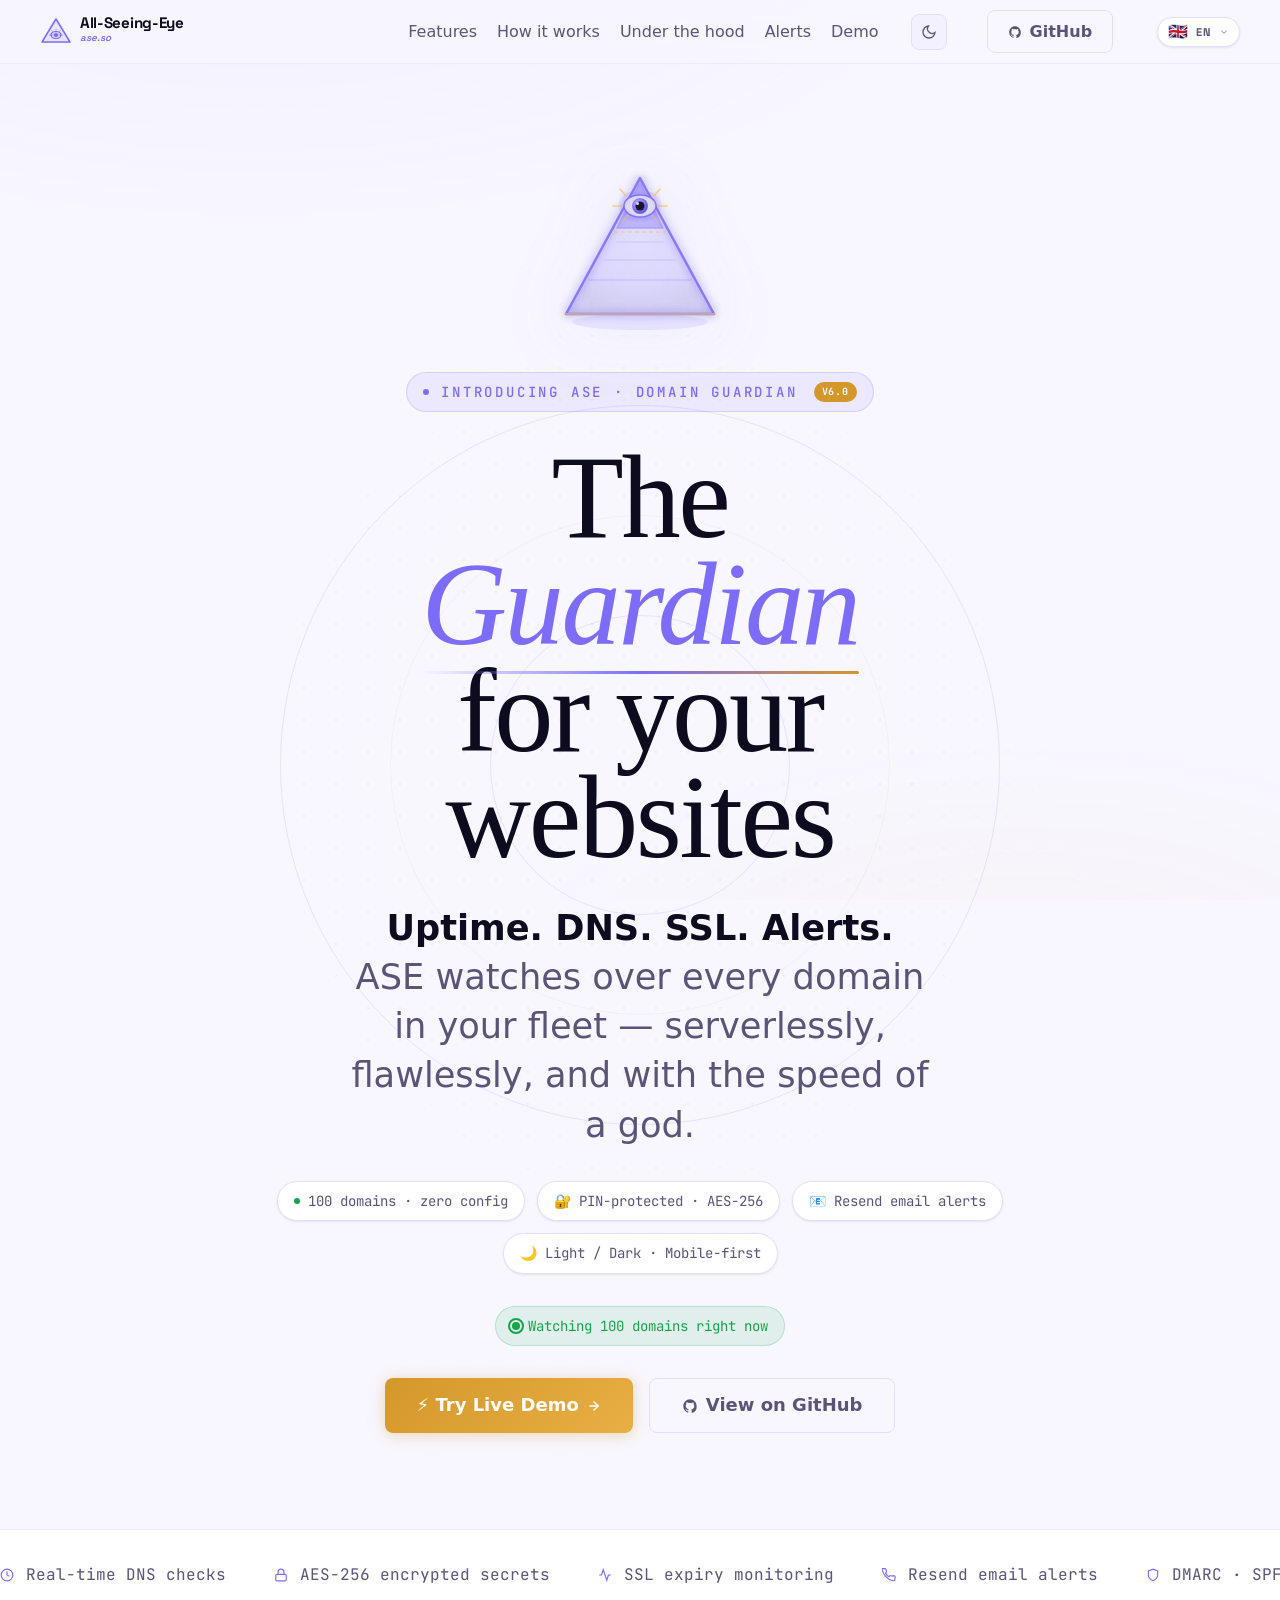
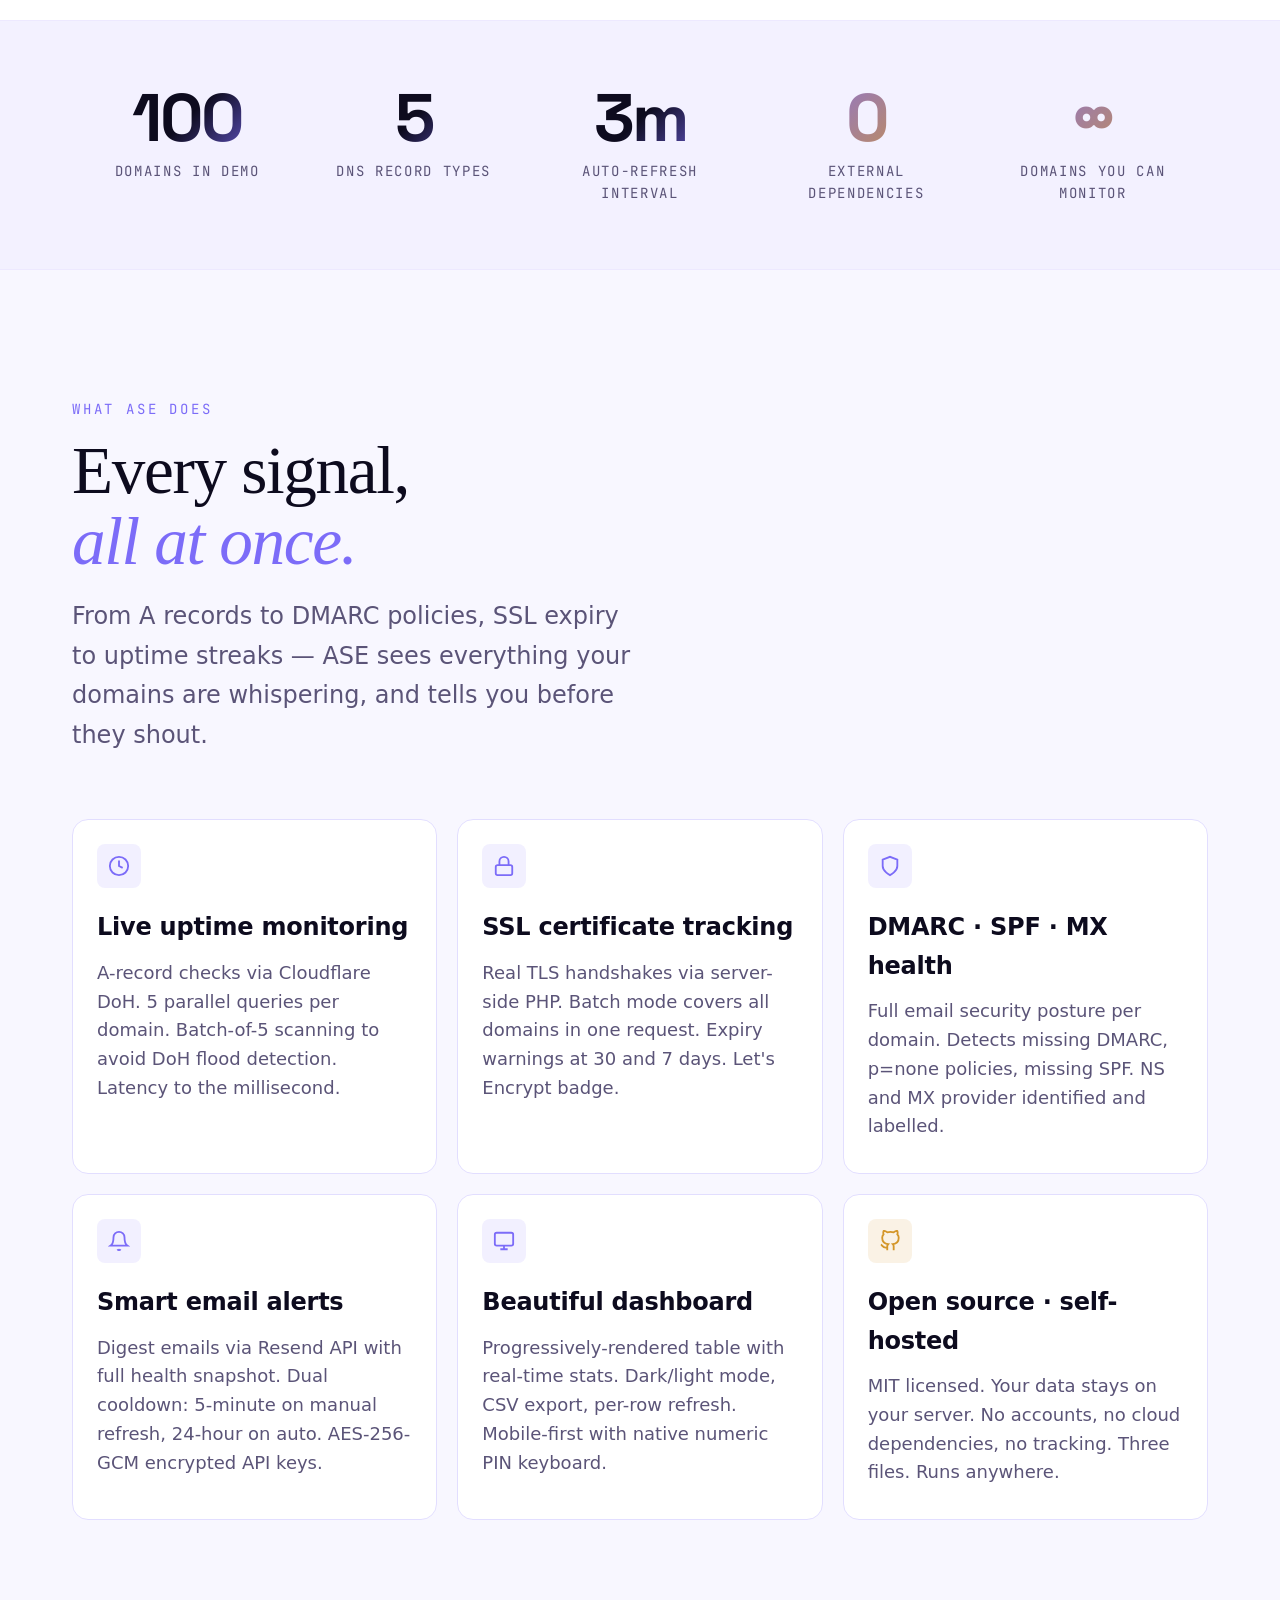
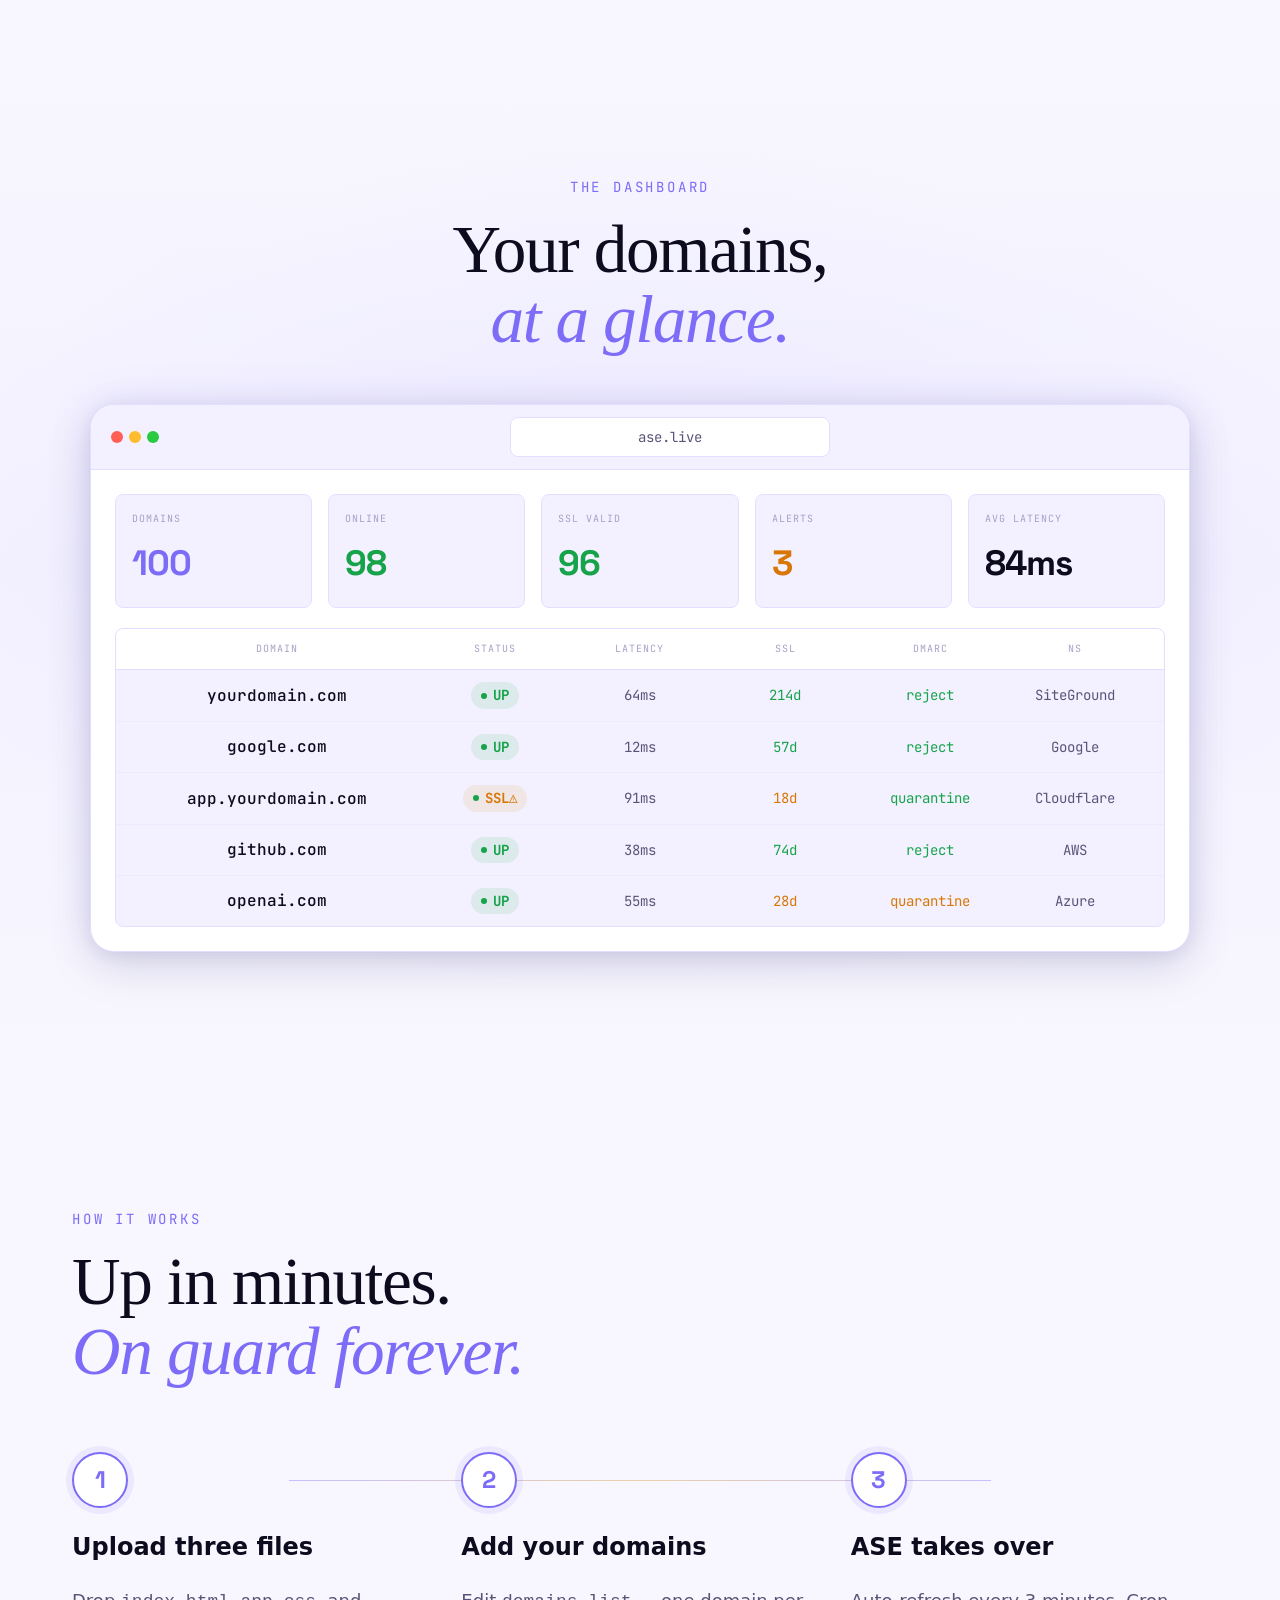
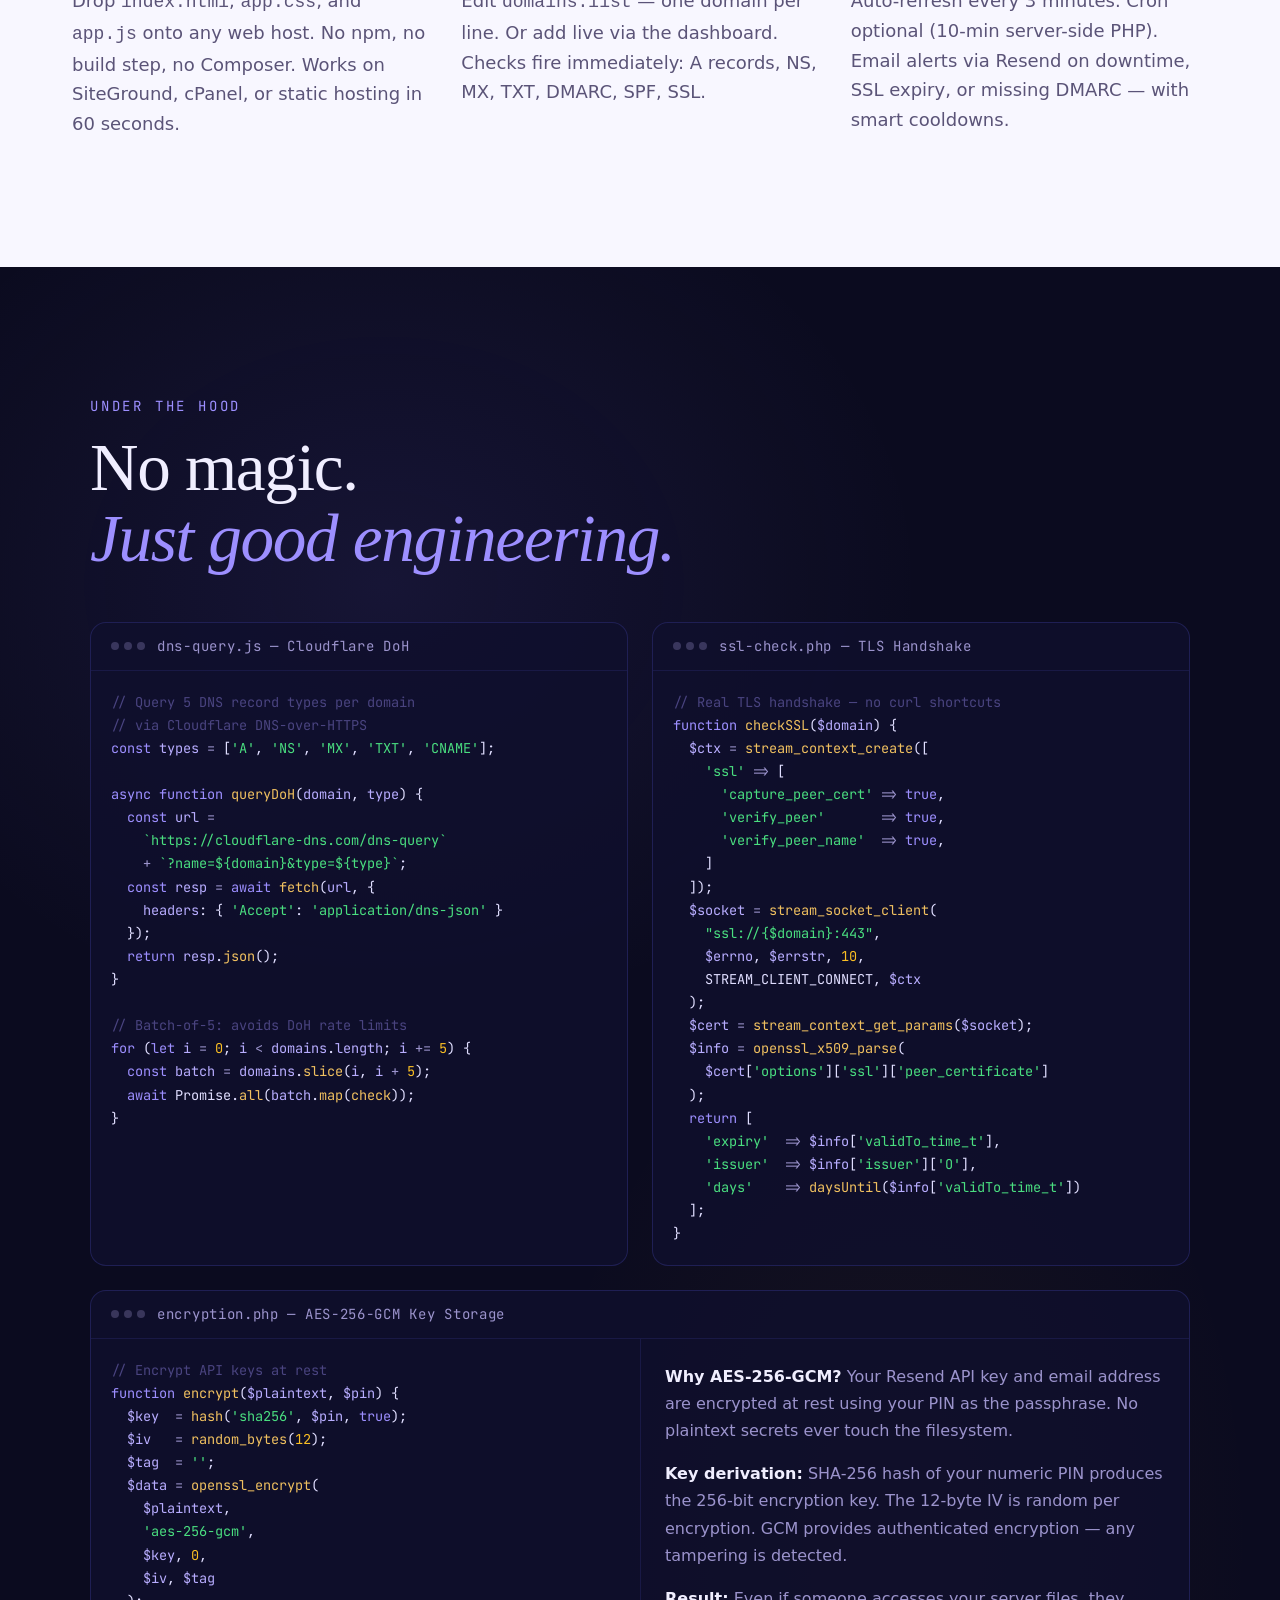
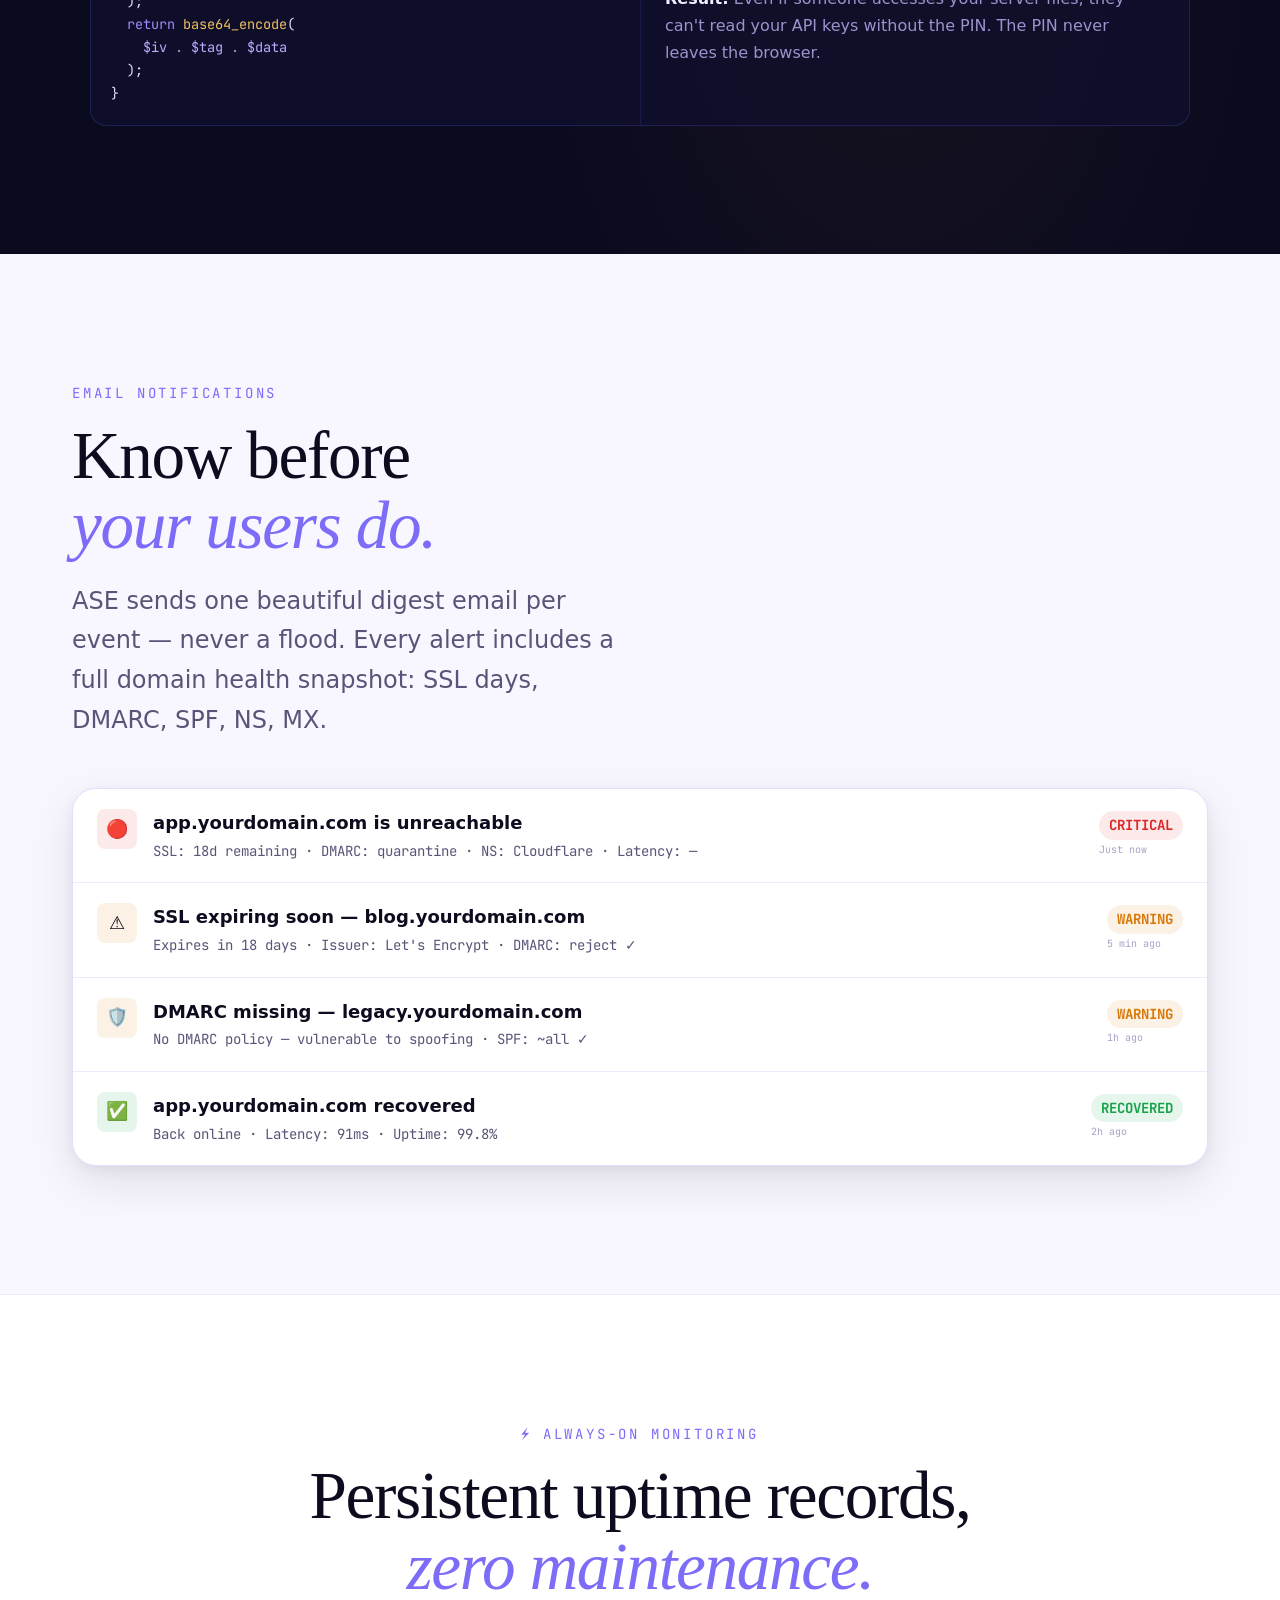
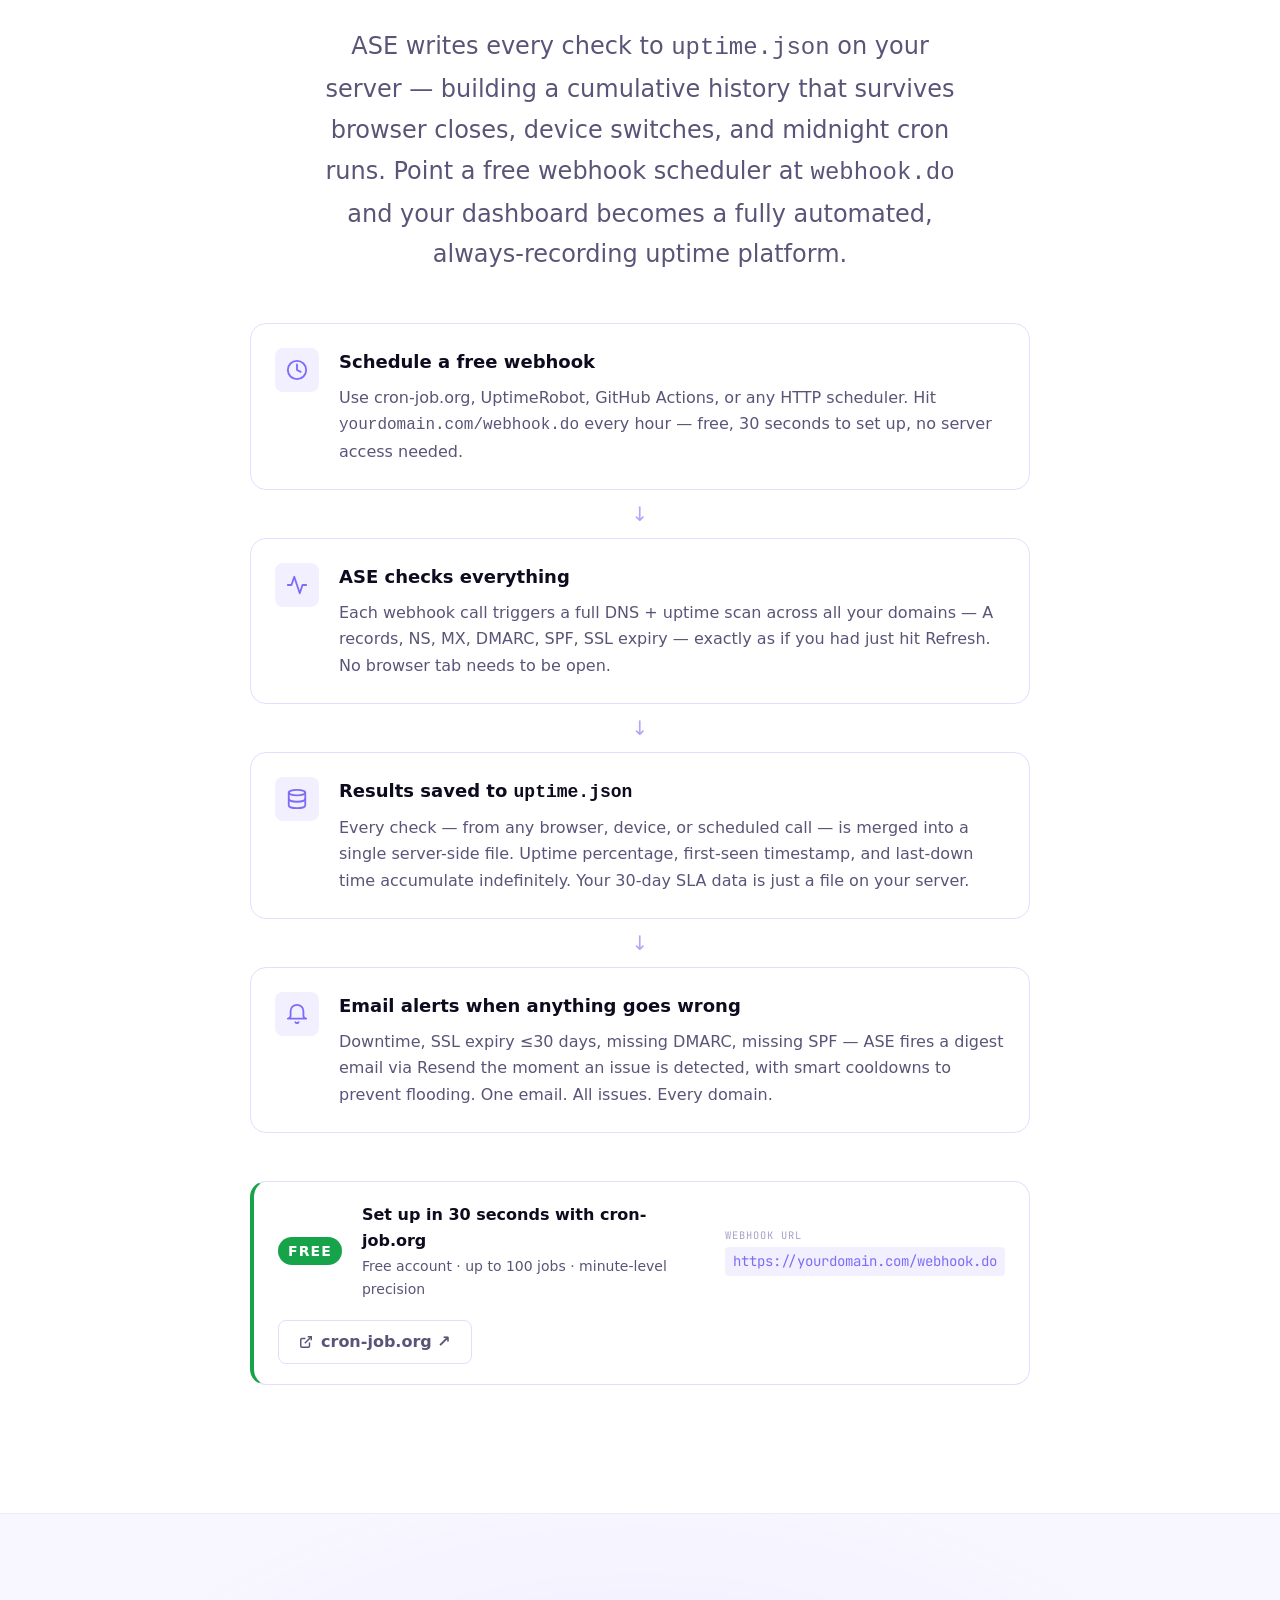
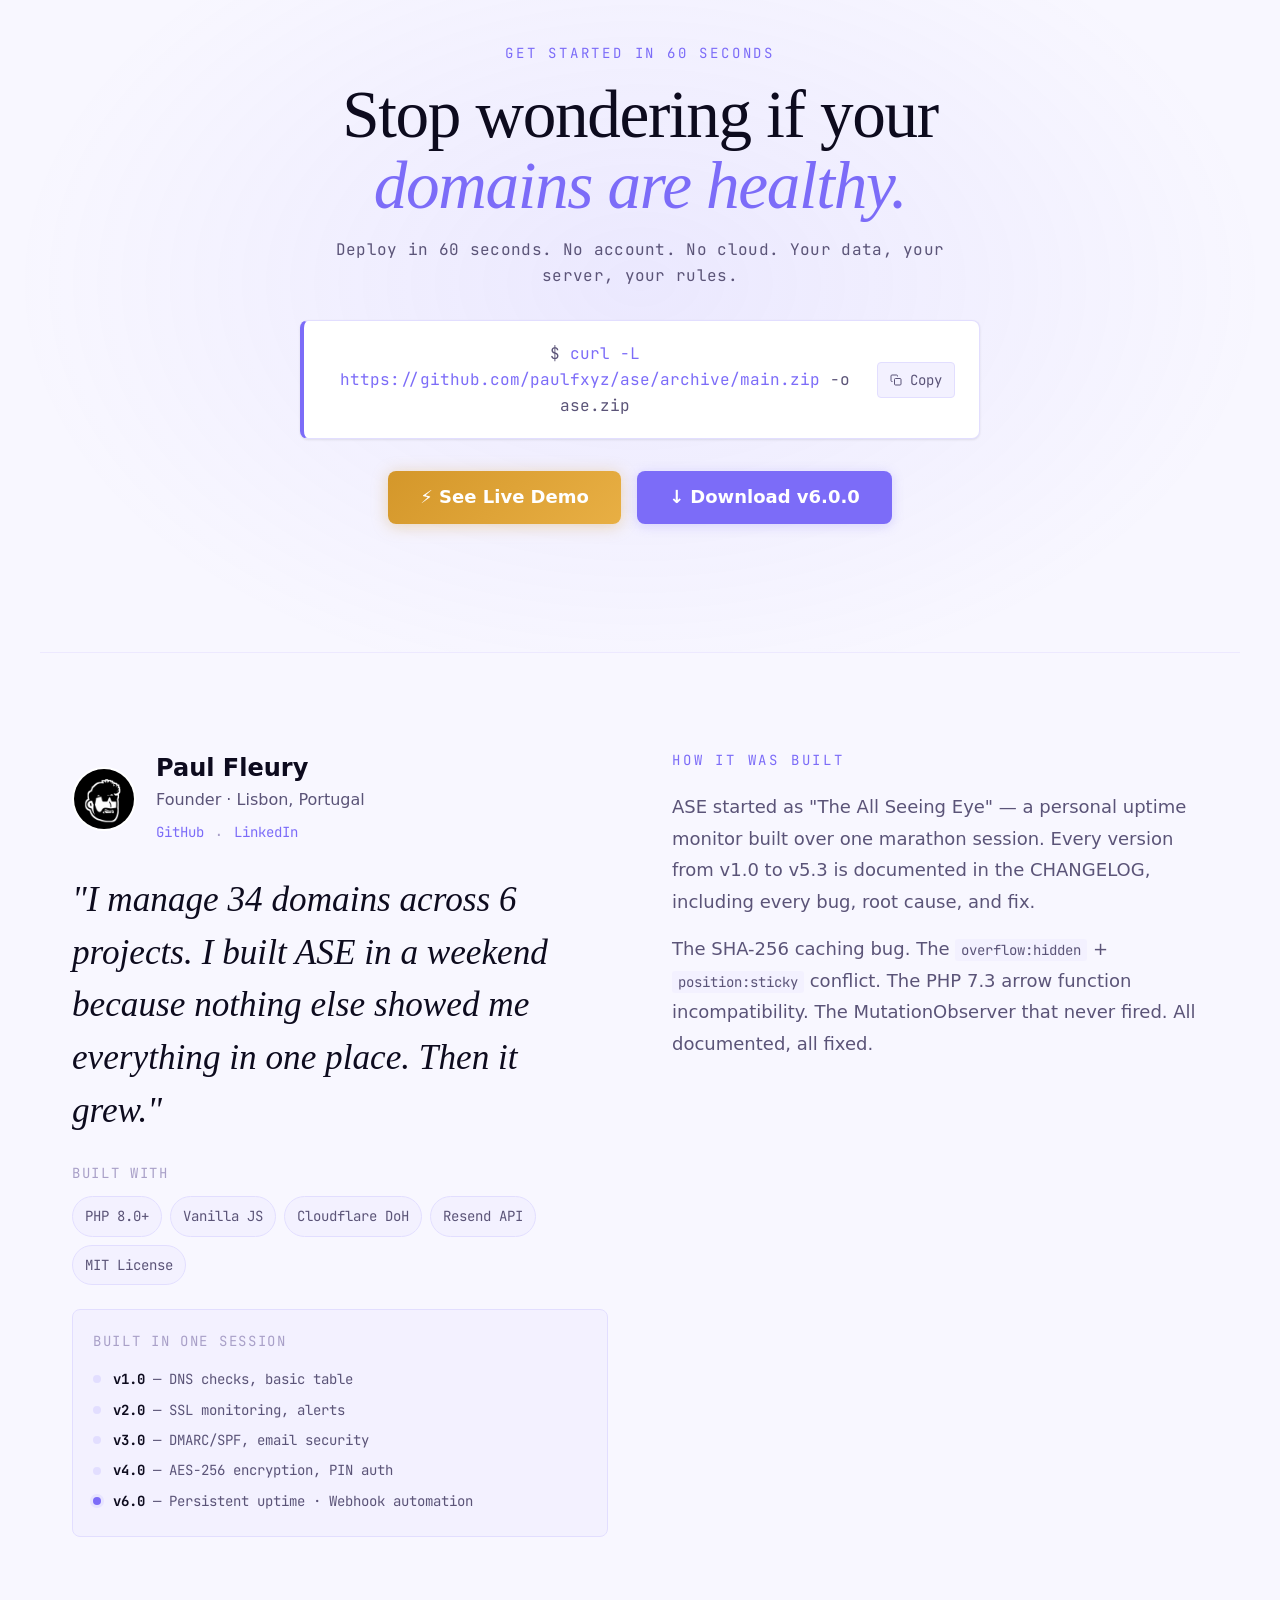
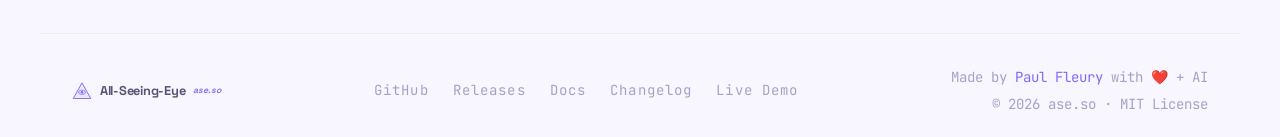
<file: landing.html>
<!DOCTYPE html>
<html lang="en" data-theme="light">
<head>
<!-- ASE — Domain Guardian -->

<meta charset="UTF-8">
<meta name="viewport" content="width=device-width, initial-scale=1.0">
<title>ASE — The All-Seeing-Eye · Domain Guardian</title>
<meta name="description" content="ASE watches over your websites and domains. Uptime, DNS, SSL, and email alerts — flawlessly, serverlessly.">
<meta name="theme-color" content="#7C6CF8">

<!-- Favicons & App Icons -->
<link rel="icon" type="image/x-icon" href="/favicon.ico">
<link rel="icon" type="image/png" sizes="32x32" href="/favicon-32.png">
<link rel="apple-touch-icon" sizes="180x180" href="/apple-touch-icon.png">
<link rel="icon" type="image/png" sizes="192x192" href="/icon-192.png">
<link rel="icon" type="image/png" sizes="512x512" href="/icon-512.png">
<meta name="apple-mobile-web-app-capable" content="yes">
<meta name="apple-mobile-web-app-status-bar-style" content="default">
<meta name="apple-mobile-web-app-title" content="ASE">
<meta name="application-name" content="ASE">
<meta name="msapplication-TileColor" content="#7C6CF8">

<!-- Fonts: Instrument Serif (display) + Cabinet Grotesk (stats) + Satoshi (body) + JetBrains Mono + Space Grotesk (logotype) -->
<link rel="preconnect" href="https://api.fontshare.com">
<link href="https://api.fontshare.com/v2/css?f[]=instrument-serif@400,400i&f[]=cabinet-grotesk@700,800,900&f[]=satoshi@400,500,700&display=swap" rel="stylesheet">
<link rel="preconnect" href="https://fonts.googleapis.com">
<link rel="preconnect" href="https://fonts.gstatic.com" crossorigin>
<link href="https://fonts.googleapis.com/css2?family=JetBrains+Mono:wght@400;500&family=Space+Grotesk:wght@600;700;800&display=swap" rel="stylesheet">

<style>
/* ═══════════════════════════════════════════════════════════
   ASE — Design System
   Brand: ASE — The All-Seeing-Eye
   Palette: Pearl white primary · Quicksilver violet accent · Midnight dark
   Typography: Instrument Serif (display) · Satoshi (body) · JetBrains Mono (code)
═══════════════════════════════════════════════════════════ */

/* ── Design Tokens ───────────────────────────────────────── */
:root {
  /* Type scale (fluid, clamp-based) */
  --text-xs:   clamp(0.75rem,  0.7rem  + 0.25vw, 0.875rem);
  --text-sm:   clamp(0.875rem, 0.8rem  + 0.35vw, 1rem);
  --text-base: clamp(1rem,     0.95rem + 0.25vw, 1.125rem);
  --text-lg:   clamp(1.125rem, 1rem    + 0.75vw, 1.5rem);
  --text-xl:   clamp(1.5rem,   1.2rem  + 1.25vw, 2.25rem);
  --text-2xl:  clamp(2rem,     1.2rem  + 2.5vw,  3.5rem);
  --text-3xl:  clamp(2.5rem,   1rem    + 4vw,    5rem);
  --text-hero: clamp(3.5rem,   1rem    + 8vw,    9rem);

  /* Spacing (4px base grid) */
  --space-1: 0.25rem; --space-2: 0.5rem; --space-3: 0.75rem;
  --space-4: 1rem;    --space-5: 1.25rem; --space-6: 1.5rem;
  --space-8: 2rem;    --space-10: 2.5rem; --space-12: 3rem;
  --space-16: 4rem;   --space-20: 5rem;   --space-24: 6rem;
  --space-32: 8rem;

  /* Border radius */
  --radius-sm: 4px;
  --radius-md: 8px;
  --radius-lg: 16px;
  --radius-xl: 24px;
  --radius-full: 9999px;

  /* Fonts */
  --font-display: 'Instrument Serif', Georgia, serif;
  --font-logo:    'Space Grotesk', 'Cabinet Grotesk', 'DM Sans', sans-serif;
  --font-body:    'Satoshi', 'DM Sans', system-ui, sans-serif;
  --font-mono:    'JetBrains Mono', 'Fira Code', 'Courier New', monospace;

  /* Transitions */
  --ease: 200ms cubic-bezier(0.16, 1, 0.3, 1);
  --ease-slow: 600ms cubic-bezier(0.16, 1, 0.3, 1);
}

/* ── Light Theme (default) ────────────────────────────────── */
[data-theme="light"] {
  --bg:          #F8F7FF;
  --bg-2:        #FFFFFF;
  --surface:     #FFFFFF;
  --surface-2:   #F3F1FF;
  --surface-3:   #EAE7FF;
  --border:      #E2DEFF;
  --border-soft: #EDE9FF;

  --text:        #0D0B1E;
  --text-muted:  #5B5478;
  --text-faint:  #A9A0C8;

  --accent:      #7C6CF8;
  --accent-2:    #5D4CE8;
  --accent-3:    #A396FF;
  --accent-soft: rgba(124, 108, 248, 0.10);
  --accent-glow: rgba(124, 108, 248, 0.25);

  --gold:        #D4972A;
  --gold-soft:   rgba(212, 151, 42, 0.12);

  --green:       #16A34A;
  --green-soft:  rgba(22, 163, 74, 0.10);
  --red:         #DC2626;
  --amber:       #D97706;

  --shadow-sm:   0 1px 3px rgba(13, 11, 30, 0.06), 0 1px 2px rgba(13, 11, 30, 0.04);
  --shadow-md:   0 4px 16px rgba(13, 11, 30, 0.08), 0 2px 6px rgba(13, 11, 30, 0.05);
  --shadow-lg:   0 16px 48px rgba(13, 11, 30, 0.10), 0 4px 16px rgba(13, 11, 30, 0.06);
  --shadow-glow: 0 0 40px rgba(124, 108, 248, 0.15);
  --shadow-gold: 0 0 40px rgba(212, 151, 42, 0.15);
}

/* ── Dark Theme ────────────────────────────────────────────── */
[data-theme="dark"] {
  --bg:          #07071A;
  --bg-2:        #0D0D28;
  --surface:     #0F0F2E;
  --surface-2:   #161640;
  --surface-3:   #1E1E52;
  --border:      #252560;
  --border-soft: #1A1A48;

  --text:        #F0EEFF;
  --text-muted:  #9B93CC;
  --text-faint:  #4A4480;

  --accent:      #9D8FFF;
  --accent-2:    #B8ADFF;
  --accent-3:    #7C6CF8;
  --accent-soft: rgba(157, 143, 255, 0.12);
  --accent-glow: rgba(157, 143, 255, 0.30);

  --gold:        #F0C060;
  --gold-soft:   rgba(240, 192, 96, 0.12);

  --green:       #4ADE80;
  --green-soft:  rgba(74, 222, 128, 0.12);
  --red:         #F87171;
  --amber:       #FBBF24;

  --shadow-sm:   0 1px 3px rgba(0, 0, 0, 0.4);
  --shadow-md:   0 4px 16px rgba(0, 0, 0, 0.5);
  --shadow-lg:   0 16px 48px rgba(0, 0, 0, 0.6);
  --shadow-glow: 0 0 60px rgba(157, 143, 255, 0.20);
  --shadow-gold: 0 0 60px rgba(240, 192, 96, 0.15);
}

/* ── Reset & Base ──────────────────────────────────────────── */
*, *::before, *::after { box-sizing: border-box; margin: 0; padding: 0; }

html {
  scroll-behavior: smooth;
  scroll-padding-top: 80px;
  -webkit-font-smoothing: antialiased;
  -moz-osx-font-smoothing: grayscale;
}

body {
  font-family: var(--font-body);
  font-size: var(--text-base);
  color: var(--text);
  background: var(--bg);
  line-height: 1.6;
  overflow-x: hidden;
  transition: background var(--ease-slow), color var(--ease-slow);
}

a { color: inherit; text-decoration: none; }
img, svg { display: block; }

/* ── Page-level ambient texture ─────────── */
[data-theme="light"] body::before {
  content: '';
  position: fixed; inset: 0; z-index: -1;
  background:
    radial-gradient(ellipse 80% 50% at 20% -10%, rgba(124,108,248,0.06) 0%, transparent 70%),
    radial-gradient(ellipse 60% 40% at 80% 110%, rgba(212,151,42,0.04) 0%, transparent 70%);
  pointer-events: none;
}

[data-theme="dark"] body::before {
  content: '';
  position: fixed; inset: 0; z-index: -1;
  background:
    radial-gradient(ellipse 80% 50% at 20% -10%, rgba(124,108,248,0.12) 0%, transparent 70%),
    radial-gradient(ellipse 60% 40% at 80% 110%, rgba(240,192,96,0.06) 0%, transparent 70%);
  pointer-events: none;
}

/* ═══════════════════════════════════════════════════════════
   NAVIGATION
═══════════════════════════════════════════════════════════ */
nav {
  position: fixed; top: 0; left: 0; right: 0;
  z-index: 100;
  height: 64px;
  display: flex; align-items: center;
  padding: 0 var(--space-8);
  background: rgba(248, 247, 255, 0.80);
  backdrop-filter: blur(20px) saturate(1.6);
  -webkit-backdrop-filter: blur(20px) saturate(1.6);
  border-bottom: 1px solid var(--border-soft);
  transition: background var(--ease-slow);
}

[data-theme="dark"] nav {
  background: rgba(7, 7, 26, 0.85);
}

.nav-inner {
  max-width: 1200px;
  width: 100%;
  margin: 0 auto;
  display: flex;
  align-items: center;
  gap: var(--space-8);
}

/* Logo */
.nav-logo {
  display: flex;
  align-items: center;
  gap: var(--space-2);
  flex-shrink: 0;
  text-decoration: none;
}

.nav-logo-icon {
  width: 32px; height: 32px;
  color: var(--accent);
  flex-shrink: 0;
}

.nav-logo-wordmark {
  display: inline-flex;
  flex-direction: column;
  align-items: flex-start;
  gap: 0;
  line-height: 1;
  position: relative;
  top: -2px;
}

.nav-logo-wordmark .logo-ase {
  font-family: 'Space Grotesk', sans-serif;
  font-size: 0.95rem;
  font-weight: 700;
  letter-spacing: -0.02em;
  color: var(--text);
  line-height: 1.1;
}

.nav-logo-wordmark .logo-tld {
  font-family: 'Space Grotesk', sans-serif;
  font-size: 0.62rem;
  font-weight: 600;
  font-style: italic;
  letter-spacing: 0.01em;
  color: var(--accent);
  line-height: 1.2;
}

/* Nav links */
.nav-links {
  display: flex;
  align-items: center;
  gap: var(--space-5);
  margin-left: auto;
  list-style: none;
  flex-shrink: 1;
  min-width: 0;
}

.nav-links a {
  font-family: var(--font-body);
  font-size: var(--text-sm);
  font-weight: 500;
  color: var(--text-muted);
  white-space: nowrap;
  transition: color var(--ease);
}

.nav-links a:hover { color: var(--accent); }

/* Hamburger button (hidden on desktop) */
.nav-hamburger {
  display: none;
  flex-direction: column;
  justify-content: center;
  gap: 5px;
  width: 36px;
  height: 36px;
  padding: 6px;
  background: var(--surface-2);
  border: 1px solid var(--border);
  border-radius: var(--radius-md);
  cursor: pointer;
  flex-shrink: 0;
  transition: background var(--ease), border-color var(--ease);
  margin-left: var(--space-2);
}

.nav-hamburger span {
  display: block;
  height: 2px;
  background: var(--text-muted);
  border-radius: 2px;
  transition: transform 250ms ease, opacity 250ms ease, background var(--ease);
}

.nav-hamburger:hover { border-color: var(--accent); background: var(--accent-soft); }
.nav-hamburger:hover span { background: var(--accent); }

/* Hamburger → X animation */
.nav-hamburger.open span:nth-child(1) { transform: translateY(7px) rotate(45deg); }
.nav-hamburger.open span:nth-child(2) { opacity: 0; transform: scaleX(0); }
.nav-hamburger.open span:nth-child(3) { transform: translateY(-7px) rotate(-45deg); }

/* Mobile nav drawer */
.nav-mobile {
  display: none;
  position: fixed;
  top: 64px;
  left: 0;
  right: 0;
  z-index: 99;
  background: var(--surface);
  border-bottom: 1px solid var(--border);
  box-shadow: var(--shadow-lg);
  padding: var(--space-4) var(--space-6);
  flex-direction: column;
  gap: var(--space-1);
  transform: translateY(-8px);
  opacity: 0;
  transition: transform 220ms cubic-bezier(0.16, 1, 0.3, 1), opacity 220ms ease;
}

[data-theme="dark"] .nav-mobile {
  background: rgba(13, 11, 30, 0.97);
  backdrop-filter: blur(20px);
}

.nav-mobile.open {
  display: flex;
  transform: translateY(0);
  opacity: 1;
}

.nav-mobile a {
  display: block;
  padding: var(--space-3) var(--space-2);
  font-family: var(--font-body);
  font-size: var(--text-base);
  font-weight: 500;
  color: var(--text-muted);
  border-radius: var(--radius-md);
  transition: background var(--ease), color var(--ease);
}

.nav-mobile a:hover {
  background: var(--accent-soft);
  color: var(--accent);
}

.nav-mobile-divider {
  height: 1px;
  background: var(--border-soft);
  margin: var(--space-2) 0;
}

/* Mobile lang picker inside drawer */
.nav-mobile-lang {
  display: flex;
  flex-wrap: wrap;
  gap: var(--space-2);
  padding: var(--space-2) var(--space-2) var(--space-3);
}

.nav-mobile-lang-btn {
  display: inline-flex;
  align-items: center;
  gap: var(--space-2);
  padding: var(--space-2) var(--space-3);
  border-radius: var(--radius-full);
  border: 1px solid var(--border);
  background: var(--surface-2);
  font-family: var(--font-body);
  font-size: var(--text-xs);
  color: var(--text-muted);
  cursor: pointer;
  transition: all var(--ease);
  white-space: nowrap;
}

.nav-mobile-lang-btn:hover,
.nav-mobile-lang-btn.active {
  background: var(--accent-soft);
  border-color: var(--accent);
  color: var(--accent);
}

/* Theme toggle */
.theme-btn {
  display: flex; align-items: center; justify-content: center;
  width: 36px; height: 36px;
  background: var(--surface-2);
  border: 1px solid var(--border);
  border-radius: var(--radius-md);
  cursor: pointer;
  color: var(--text-muted);
  transition: all var(--ease);
  flex-shrink: 0;
}
.theme-btn:hover { color: var(--accent); border-color: var(--accent); }

/* CTA button */
.btn {
  display: inline-flex; align-items: center; gap: var(--space-2);
  padding: var(--space-2) var(--space-5);
  font-family: var(--font-body);
  font-size: var(--text-sm);
  font-weight: 700;
  border-radius: var(--radius-md);
  cursor: pointer;
  transition: all var(--ease);
  border: none;
  touch-action: manipulation;
  white-space: nowrap;
}

.btn-primary {
  background: var(--accent);
  color: #fff;
  box-shadow: 0 2px 12px var(--accent-glow);
}
.btn-primary:hover {
  background: var(--accent-2);
  transform: translateY(-1px);
  box-shadow: 0 4px 20px var(--accent-glow);
}

.btn-gold {
  background: linear-gradient(135deg, #D4972A, #E8AF44);
  color: #fff;
  box-shadow: 0 2px 16px rgba(212, 151, 42, 0.35);
  padding: var(--space-3) var(--space-6);
  font-size: var(--text-base);
}
.btn-gold:hover {
  transform: translateY(-2px);
  box-shadow: 0 6px 24px rgba(212, 151, 42, 0.45);
  filter: brightness(1.05);
}

.btn-ghost {
  background: transparent;
  color: var(--text-muted);
  border: 1px solid var(--border);
}
.btn-ghost:hover {
  border-color: var(--accent);
  color: var(--accent);
}

.btn-lg {
  padding: var(--space-3) var(--space-8);
  font-size: var(--text-base);
}

/* ═══════════════════════════════════════════════════════════
   HERO
═══════════════════════════════════════════════════════════ */
.hero {
  min-height: 100vh;
  display: grid;
  place-items: center;
  padding: calc(64px + var(--space-24)) var(--space-8) var(--space-24);
  position: relative;
  overflow: hidden;
}

/* Subtle dot grid background */
.hero::before {
  content: '';
  position: absolute; inset: 0;
  background-image: radial-gradient(circle, var(--border) 1px, transparent 1px);
  background-size: 32px 32px;
  mask-image: radial-gradient(ellipse 70% 70% at 50% 50%, black 30%, transparent 80%);
  -webkit-mask-image: radial-gradient(ellipse 70% 70% at 50% 50%, black 30%, transparent 80%);
  opacity: 0.5;
}

.hero-inner {
  position: relative;
  max-width: 900px;
  width: 100%;
  text-align: center;
  display: flex;
  flex-direction: column;
  align-items: center;
  gap: var(--space-8);
}

/* ASE planet SVG */
.hero-planet {
  width: clamp(120px, 20vw, 180px);
  height: clamp(120px, 20vw, 180px);
  animation: planet-float 8s ease-in-out infinite;
  filter: drop-shadow(0 8px 32px var(--accent-glow));
}

@keyframes planet-float {
  0%, 100% { transform: translateY(0) rotate(0deg); }
  33%       { transform: translateY(-12px) rotate(2deg); }
  66%       { transform: translateY(-6px) rotate(-1deg); }
}

/* Orbital ring slow spin */
@keyframes ring-spin {
  from { transform: rotate(-20deg); }
  to   { transform: rotate(340deg); }
}

/* Eyebrow */
.hero-eyebrow {
  display: inline-flex;
  align-items: center;
  gap: var(--space-3);
  font-family: var(--font-mono);
  font-size: var(--text-xs);
  font-weight: 500;
  letter-spacing: 0.2em;
  text-transform: uppercase;
  color: var(--accent);
  background: var(--accent-soft);
  border: 1px solid rgba(124, 108, 248, 0.2);
  padding: var(--space-2) var(--space-4);
  border-radius: var(--radius-full);
}

.eyebrow-dot {
  width: 6px; height: 6px;
  border-radius: 50%;
  background: var(--accent);
  animation: pulse-dot 2s ease-in-out infinite;
}

.eyebrow-badge {
  font-family: var(--font-mono);
  font-size: 10px;
  font-weight: 700;
  letter-spacing: 0.08em;
  text-transform: uppercase;
  background: var(--gold);
  color: #fff;
  padding: 2px 8px;
  border-radius: var(--radius-full);
  margin-left: var(--space-1);
}

@keyframes pulse-dot {
  0%, 100% { opacity: 1; transform: scale(1); }
  50%       { opacity: 0.4; transform: scale(0.7); }
}

/* Hero title */
.hero-title {
  font-family: var(--font-display);
  font-size: var(--text-hero);
  font-weight: 400;
  line-height: 0.9;
  letter-spacing: -0.02em;
  color: var(--text);
}

.hero-title em {
  font-style: italic;
  color: var(--accent);
  position: relative;
}

/* Shimmering underline on title accent */
.hero-title em::after {
  content: '';
  position: absolute;
  bottom: -4px; left: 0; right: 0;
  height: 3px;
  background: linear-gradient(90deg, transparent, var(--accent), var(--gold), var(--accent), transparent);
  background-size: 200% 100%;
  border-radius: 2px;
  animation: shimmer-line 3s linear infinite;
}

@keyframes shimmer-line {
  0%   { background-position: 200% 0; }
  100% { background-position: -200% 0; }
}

/* Hero subtitle */
.hero-subtitle {
  font-family: var(--font-body);
  font-size: var(--text-xl);
  font-weight: 500;
  color: var(--text-muted);
  line-height: 1.4;
  max-width: 580px;
}

.hero-subtitle strong {
  color: var(--text);
  font-weight: 700;
}

/* Stat pills */
.hero-stats {
  display: flex;
  flex-wrap: wrap;
  justify-content: center;
  gap: var(--space-3);
}

.stat-pill {
  display: inline-flex;
  align-items: center;
  gap: var(--space-2);
  font-family: var(--font-mono);
  font-size: var(--text-xs);
  color: var(--text-muted);
  background: var(--surface);
  border: 1px solid var(--border);
  padding: var(--space-2) var(--space-4);
  border-radius: var(--radius-full);
  box-shadow: var(--shadow-sm);
}

.stat-pill-dot {
  width: 6px; height: 6px;
  border-radius: 50%;
  background: var(--green);
}

/* Live counter animation */
.live-indicator {
  display: inline-flex;
  align-items: center;
  gap: var(--space-2);
  font-family: var(--font-mono);
  font-size: var(--text-xs);
  color: var(--green);
  background: var(--green-soft);
  border: 1px solid rgba(22, 163, 74, 0.2);
  padding: var(--space-2) var(--space-4);
  border-radius: var(--radius-full);
}

.live-indicator .pulse-ring {
  width: 8px; height: 8px;
  border-radius: 50%;
  background: var(--green);
  position: relative;
}

.live-indicator .pulse-ring::after {
  content: '';
  position: absolute; inset: -4px;
  border-radius: 50%;
  border: 2px solid var(--green);
  animation: ring-pulse 2s ease-out infinite;
}

@keyframes ring-pulse {
  0%   { opacity: 1; transform: scale(0.6); }
  100% { opacity: 0; transform: scale(1.6); }
}

/* Hero buttons */
.hero-actions {
  display: flex;
  flex-wrap: wrap;
  justify-content: center;
  gap: var(--space-4);
}

/* ═══════════════════════════════════════════════════════════
   ORBITAL ANIMATION (hero decorative rings)
═══════════════════════════════════════════════════════════ */
.orbit-ring {
  position: absolute;
  border-radius: 50%;
  border: 1px solid rgba(124, 108, 248, 0.15);
  top: 50%;
  left: 50%;
  transform: translate(-50%, -50%);
  animation: orbit-pulse 6s ease-in-out infinite;
  pointer-events: none;
}

.orbit-ring:nth-child(1) { width: 300px; height: 300px; animation-delay: 0s; }
.orbit-ring:nth-child(2) { width: 500px; height: 500px; animation-delay: -2s; border-color: rgba(212,151,42,0.08); animation: orbit-pulse 6s ease-in-out infinite, orbit-rotate 60s linear infinite; }
.orbit-ring:nth-child(3) { width: 720px; height: 720px; animation-delay: -4s; }

@keyframes orbit-pulse {
  0%, 100% { opacity: 0.5; transform: translate(-50%, -50%) scale(1); }
  50%       { opacity: 1;   transform: translate(-50%, -50%) scale(1.02); }
}

@keyframes orbit-rotate {
  from { transform: translate(-50%, -50%) rotate(0deg); }
  to   { transform: translate(-50%, -50%) rotate(360deg); }
}

/* ═══════════════════════════════════════════════════════════
   MARQUEE (trust bar)
═══════════════════════════════════════════════════════════ */
.marquee-section {
  padding: var(--space-8) 0;
  border-top: 1px solid var(--border-soft);
  border-bottom: 1px solid var(--border-soft);
  overflow: hidden;
  background: var(--surface);
}

.marquee-track {
  display: flex;
  gap: var(--space-12);
  animation: marquee 30s linear infinite;
  width: max-content;
}

.marquee-item {
  display: flex;
  align-items: center;
  gap: var(--space-3);
  font-family: var(--font-mono);
  font-size: var(--text-sm);
  color: var(--text-muted);
  white-space: nowrap;
  flex-shrink: 0;
}

.marquee-item svg { color: var(--accent); }

@keyframes marquee {
  from { transform: translateX(0); }
  to   { transform: translateX(-50%); }
}

/* ═══════════════════════════════════════════════════════════
   NUMBERS STATS BAND
═══════════════════════════════════════════════════════════ */
.numbers-section {
  padding: var(--space-16) var(--space-8);
  background: var(--surface-2);
  border-bottom: 1px solid var(--border-soft);
}

.numbers-inner {
  max-width: 1100px;
  margin: 0 auto;
  display: grid;
  grid-template-columns: repeat(5, 1fr);
  gap: var(--space-8);
  text-align: center;
}

.number-item {
  display: flex;
  flex-direction: column;
  gap: var(--space-2);
}

.number-value {
  font-family: var(--font-logo);
  font-size: clamp(2.5rem, 1rem + 4vw, 4.5rem);
  font-weight: 900;
  letter-spacing: -0.04em;
  line-height: 1;
  color: var(--text);
  background: linear-gradient(135deg, var(--text) 50%, var(--accent) 100%);
  -webkit-background-clip: text;
  -webkit-text-fill-color: transparent;
  background-clip: text;
}

.number-value.accent-grad {
  background: linear-gradient(135deg, var(--accent) 0%, var(--gold) 100%);
  -webkit-background-clip: text;
  -webkit-text-fill-color: transparent;
  background-clip: text;
}

.number-label {
  font-family: var(--font-mono);
  font-size: var(--text-xs);
  letter-spacing: 0.12em;
  text-transform: uppercase;
  color: var(--text-muted);
}

/* ═══════════════════════════════════════════════════════════
   FEATURES SECTION
═══════════════════════════════════════════════════════════ */
.section {
  max-width: 1200px;
  margin: 0 auto;
  padding: var(--space-32) var(--space-8);
}

.section-eyebrow {
  font-family: var(--font-mono);
  font-size: var(--text-xs);
  letter-spacing: 0.2em;
  text-transform: uppercase;
  color: var(--accent);
  margin-bottom: var(--space-4);
}

.section-title {
  font-family: var(--font-display);
  font-size: var(--text-3xl);
  font-weight: 400;
  line-height: 1.05;
  letter-spacing: -0.02em;
  color: var(--text);
  margin-bottom: var(--space-5);
}

.section-title em {
  font-style: italic;
  color: var(--accent);
}

.section-body {
  font-size: var(--text-lg);
  color: var(--text-muted);
  max-width: 560px;
  line-height: 1.65;
}

/* Feature grid */
.feature-grid {
  display: grid;
  grid-template-columns: repeat(3, 1fr);
  gap: var(--space-5);
  margin-top: var(--space-16);
}

.feature-card {
  background: var(--surface);
  border: 1px solid var(--border);
  border-radius: var(--radius-lg);
  padding: var(--space-6) var(--space-6) var(--space-8);
  transition: all var(--ease);
  position: relative;
  overflow: hidden;
}

.feature-card::before {
  content: '';
  position: absolute;
  top: 0; left: 0; right: 0;
  height: 3px;
  background: linear-gradient(90deg, var(--accent), var(--accent-3));
  opacity: 0;
  transition: opacity var(--ease);
}

.feature-card:hover {
  border-color: var(--accent);
  box-shadow: var(--shadow-md), 0 0 0 1px var(--accent-soft);
  transform: translateY(-2px);
}

.feature-card:hover::before { opacity: 1; }

.feature-icon {
  width: 44px; height: 44px;
  background: var(--accent-soft);
  border-radius: var(--radius-md);
  display: flex; align-items: center; justify-content: center;
  margin-bottom: var(--space-5);
  color: var(--accent);
}

.feature-icon.gold-icon {
  background: var(--gold-soft);
  color: var(--gold);
}

.feature-title {
  font-family: var(--font-body);
  font-size: var(--text-lg);
  font-weight: 700;
  color: var(--text);
  margin-bottom: var(--space-3);
  letter-spacing: -0.01em;
}

.feature-body {
  font-size: var(--text-base);
  color: var(--text-muted);
  line-height: 1.6;
}

.feature-body code {
  font-family: var(--font-mono);
  font-size: 0.85em;
  background: var(--surface-2);
  padding: 1px 5px;
  border-radius: 3px;
}

/* ═══════════════════════════════════════════════════════════
   DASHBOARD PREVIEW (mock)
═══════════════════════════════════════════════════════════ */
.preview-section {
  padding: var(--space-32) var(--space-8);
  background: linear-gradient(180deg, var(--bg) 0%, var(--surface-2) 50%, var(--bg) 100%);
  position: relative;
  overflow: hidden;
}

.preview-section::before {
  content: '';
  position: absolute;
  inset: 0;
  background: radial-gradient(ellipse 80% 60% at 50% 50%, var(--accent-glow) 0%, transparent 70%);
  opacity: 0.3;
}

.preview-inner {
  position: relative;
  max-width: 1100px;
  margin: 0 auto;
  text-align: center;
}

/* Browser chrome mock */
.browser-chrome {
  background: var(--surface);
  border: 1px solid var(--border);
  border-radius: var(--radius-xl);
  box-shadow: var(--shadow-lg), var(--shadow-glow);
  overflow: hidden;
  margin-top: var(--space-12);
}

.browser-bar {
  background: var(--surface-2);
  border-bottom: 1px solid var(--border);
  padding: var(--space-3) var(--space-5);
  display: flex;
  align-items: center;
  gap: var(--space-3);
}

.browser-dots { display: flex; gap: 6px; }
.browser-dot {
  width: 12px; height: 12px;
  border-radius: 50%;
}
.bd-red   { background: #FF5F57; }
.bd-amber { background: #FFBD2E; }
.bd-green { background: #28CA41; }

.browser-url {
  flex: 1;
  background: var(--surface);
  border: 1px solid var(--border);
  border-radius: var(--radius-md);
  padding: var(--space-2) var(--space-4);
  font-family: var(--font-mono);
  font-size: var(--text-xs);
  color: var(--text-muted);
  max-width: 320px;
  margin: 0 auto;
}

/* Dashboard mock content */
.dash-mock {
  padding: var(--space-6);
}

/* Stats row */
.dash-stats {
  display: grid;
  grid-template-columns: repeat(5, 1fr);
  gap: var(--space-4);
  margin-bottom: var(--space-5);
}

.dash-stat {
  background: var(--surface-2);
  border: 1px solid var(--border);
  border-radius: var(--radius-md);
  padding: var(--space-4);
  text-align: left;
}

.dash-stat-label {
  font-family: var(--font-mono);
  font-size: 10px;
  text-transform: uppercase;
  letter-spacing: 0.1em;
  color: var(--text-faint);
  margin-bottom: var(--space-2);
}

.dash-stat-value {
  font-family: var(--font-logo);
  font-size: var(--text-xl);
  font-weight: 800;
  color: var(--text);
  letter-spacing: -0.03em;
}

.dash-stat-value.accent { color: var(--accent); }
.dash-stat-value.green  { color: var(--green); }

/* Domain table */
.dash-table {
  background: var(--surface-2);
  border: 1px solid var(--border);
  border-radius: var(--radius-md);
  overflow: hidden;
}

.dash-thead {
  display: grid;
  grid-template-columns: 2fr 1fr 1fr 1fr 1fr 1fr;
  padding: var(--space-3) var(--space-4);
  border-bottom: 1px solid var(--border);
  background: var(--surface);
}

.dash-th {
  font-family: var(--font-mono);
  font-size: 10px;
  text-transform: uppercase;
  letter-spacing: 0.1em;
  color: var(--text-faint);
}

.dash-row {
  display: grid;
  grid-template-columns: 2fr 1fr 1fr 1fr 1fr 1fr;
  padding: var(--space-3) var(--space-4);
  border-bottom: 1px solid var(--border-soft);
  align-items: center;
  transition: background var(--ease);
}
.dash-row:last-child { border-bottom: none; }
.dash-row:hover { background: var(--surface); }

.dash-domain {
  font-family: var(--font-mono);
  font-size: var(--text-sm);
  color: var(--text);
  font-weight: 500;
}

.dash-cell {
  font-family: var(--font-mono);
  font-size: var(--text-xs);
  color: var(--text-muted);
}

.status-up {
  display: inline-flex; align-items: center; gap: 6px;
  font-family: var(--font-mono);
  font-size: var(--text-xs);
  font-weight: 700;
  color: var(--green);
  background: var(--green-soft);
  padding: 2px 10px;
  border-radius: var(--radius-full);
}

.status-up::before {
  content: '';
  width: 6px; height: 6px;
  border-radius: 50%;
  background: var(--green);
  animation: pulse-dot 2s ease-in-out infinite;
}

/* ═══════════════════════════════════════════════════════════
   HOW IT WORKS
═══════════════════════════════════════════════════════════ */
.steps-grid {
  display: grid;
  grid-template-columns: repeat(3, 1fr);
  gap: var(--space-8);
  margin-top: var(--space-16);
  position: relative;
}

/* Connecting line between steps */
.steps-grid::before {
  content: '';
  position: absolute;
  top: 28px;
  left: calc(16.667% + 28px);
  right: calc(16.667% + 28px);
  height: 1px;
  background: linear-gradient(90deg, var(--accent), var(--gold), var(--accent));
  opacity: 0.4;
}

.step {
  display: flex;
  flex-direction: column;
  gap: var(--space-5);
}

.step-num {
  width: 56px; height: 56px;
  border-radius: 50%;
  border: 2px solid var(--accent);
  display: flex; align-items: center; justify-content: center;
  font-family: var(--font-logo);
  font-size: var(--text-lg);
  font-weight: 900;
  color: var(--accent);
  background: var(--surface);
  box-shadow: 0 0 0 6px var(--accent-soft);
  position: relative; z-index: 1;
}

.step-title {
  font-family: var(--font-body);
  font-size: var(--text-lg);
  font-weight: 700;
  color: var(--text);
}

.step-body {
  font-size: var(--text-base);
  color: var(--text-muted);
  line-height: 1.65;
}

/* ═══════════════════════════════════════════════════════════
   UNDER THE HOOD
═══════════════════════════════════════════════════════════ */
.hood-section {
  background: #0B0B1F;
  color: #E0DEFF;
  padding: var(--space-32) var(--space-8);
  position: relative;
  overflow: hidden;
}

.hood-section::before {
  content: '';
  position: absolute; inset: 0;
  background:
    radial-gradient(ellipse 60% 40% at 30% 20%, rgba(124,108,248,0.1) 0%, transparent 70%),
    radial-gradient(ellipse 40% 50% at 70% 80%, rgba(212,151,42,0.06) 0%, transparent 70%);
  pointer-events: none;
}

.hood-inner {
  position: relative;
  max-width: 1100px;
  margin: 0 auto;
}

.hood-section .section-eyebrow {
  color: #9D8FFF;
}

.hood-section .section-title {
  color: #F0EEFF;
}

.hood-section .section-title em {
  color: #9D8FFF;
}

.hood-grid {
  display: grid;
  grid-template-columns: 1fr 1fr;
  gap: var(--space-6);
  margin-top: var(--space-12);
}

.hood-card {
  background: rgba(15, 15, 46, 0.8);
  border: 1px solid rgba(37, 37, 96, 0.8);
  border-radius: var(--radius-lg);
  overflow: hidden;
}

.hood-card-header {
  padding: var(--space-3) var(--space-5);
  border-bottom: 1px solid rgba(37, 37, 96, 0.5);
  display: flex;
  align-items: center;
  gap: var(--space-3);
  font-family: var(--font-mono);
  font-size: var(--text-xs);
  color: #9B93CC;
  letter-spacing: 0.05em;
}

.hood-card-header .dot-row {
  display: flex;
  gap: 5px;
}

.hood-card-header .dot-row span {
  width: 8px; height: 8px;
  border-radius: 50%;
  background: rgba(155, 147, 204, 0.3);
}

.hood-code {
  padding: var(--space-5);
  font-family: var(--font-mono);
  font-size: clamp(0.72rem, 0.6rem + 0.4vw, 0.85rem);
  line-height: 1.7;
  overflow-x: auto;
  white-space: pre;
}

.hood-code .kw  { color: #9D8FFF; }   /* keywords */
.hood-code .fn  { color: #F0C060; }   /* functions */
.hood-code .str { color: #4ADE80; }   /* strings */
.hood-code .cm  { color: #4A4480; }   /* comments */
.hood-code .var { color: #B8ADFF; }   /* variables */
.hood-code .num { color: #FBBF24; }   /* numbers */
.hood-code .op  { color: #9B93CC; }   /* operators */

.hood-card-full {
  grid-column: 1 / -1;
}

.hood-explain {
  padding: var(--space-6);
  display: flex;
  flex-direction: column;
  gap: var(--space-4);
}

.hood-explain p {
  color: #9B93CC;
  line-height: 1.7;
  font-size: var(--text-sm);
}

.hood-explain strong {
  color: #F0EEFF;
}

/* ═══════════════════════════════════════════════════════════
   ALERTS SHOWCASE
═══════════════════════════════════════════════════════════ */
.alerts-demo {
  background: var(--surface);
  border: 1px solid var(--border);
  border-radius: var(--radius-xl);
  overflow: hidden;
  margin-top: var(--space-12);
  box-shadow: var(--shadow-lg);
}

.alert-card {
  display: flex;
  align-items: flex-start;
  gap: var(--space-4);
  padding: var(--space-5) var(--space-6);
  border-bottom: 1px solid var(--border-soft);
  position: relative;
}
.alert-card:last-child { border-bottom: none; }

.alert-icon {
  width: 40px; height: 40px;
  border-radius: var(--radius-md);
  display: flex; align-items: center; justify-content: center;
  flex-shrink: 0;
  font-size: 18px;
}

.alert-critical .alert-icon { background: rgba(220, 38, 38, 0.10); }
.alert-warning  .alert-icon { background: rgba(217, 119, 6, 0.10); }
.alert-ok       .alert-icon { background: var(--green-soft); }

.alert-body { flex: 1; }

.alert-title {
  font-weight: 700;
  font-size: var(--text-base);
  color: var(--text);
  margin-bottom: 2px;
}

.alert-meta {
  font-family: var(--font-mono);
  font-size: var(--text-xs);
  color: var(--text-muted);
}

.alert-badge {
  font-family: var(--font-mono);
  font-size: var(--text-xs);
  font-weight: 700;
  padding: 3px 10px;
  border-radius: var(--radius-full);
  flex-shrink: 0;
  margin-top: 2px;
}

.badge-critical { background: rgba(220,38,38,0.10); color: var(--red); }
.badge-warning  { background: rgba(217,119,6,0.10);  color: var(--amber); }
.badge-ok       { background: var(--green-soft); color: var(--green); }

/* Time marker */
.alert-time {
  font-family: var(--font-mono);
  font-size: 10px;
  color: var(--text-faint);
  white-space: nowrap;
  padding-top: 2px;
}

/* ═══════════════════════════════════════════════════════════
   INSTALL / CTA BLOCK
═══════════════════════════════════════════════════════════ */
.cta-section {
  padding: var(--space-32) var(--space-8);
  text-align: center;
  position: relative;
  overflow: hidden;
}

.cta-section::before {
  content: '';
  position: absolute;
  inset: 0;
  background: radial-gradient(ellipse 70% 80% at 50% 50%, var(--accent-soft) 0%, transparent 70%);
}

.cta-inner {
  position: relative;
  max-width: 680px;
  margin: 0 auto;
}

.cta-urgency {
  font-family: var(--font-mono);
  font-size: var(--text-sm);
  color: var(--text-muted);
  letter-spacing: 0.02em;
  margin-bottom: var(--space-8);
}

.install-box {
  background: var(--surface);
  border: 1px solid var(--border);
  border-left: 4px solid var(--accent);
  border-radius: var(--radius-md);
  padding: var(--space-5) var(--space-6);
  display: flex;
  align-items: center;
  justify-content: space-between;
  gap: var(--space-4);
  margin: var(--space-8) 0;
  box-shadow: var(--shadow-sm);
}

.install-cmd {
  font-family: var(--font-mono);
  font-size: var(--text-sm);
  color: var(--text);
  overflow-x: auto;
}

.install-cmd span { color: var(--accent); }

.copy-btn {
  display: flex; align-items: center; gap: var(--space-2);
  font-family: var(--font-mono);
  font-size: var(--text-xs);
  color: var(--text-muted);
  background: var(--surface-2);
  border: 1px solid var(--border);
  border-radius: var(--radius-sm);
  padding: var(--space-2) var(--space-3);
  cursor: pointer;
  transition: all var(--ease);
  white-space: nowrap;
}
.copy-btn:hover { color: var(--accent); border-color: var(--accent); }

/* ═══════════════════════════════════════════════════════════
   AUTOMATED MONITORING SECTION
═══════════════════════════════════════════════════════════ */
.automation-section {
  padding: var(--space-32) var(--space-8);
  background: var(--bg-2);
  border-top: 1px solid var(--border-soft);
  border-bottom: 1px solid var(--border-soft);
}
.automation-inner {
  max-width: 780px;
  margin: 0 auto;
}
.automation-subtitle {
  font-size: var(--text-lg);
  color: var(--text-muted);
  line-height: 1.7;
  text-align: center;
  margin: var(--space-6) auto var(--space-12);
  max-width: 640px;
}
.automation-flow {
  display: flex;
  flex-direction: column;
  gap: 0;
  margin-bottom: var(--space-12);
}
.auto-step {
  display: flex;
  gap: var(--space-5);
  align-items: flex-start;
  background: var(--surface);
  border: 1px solid var(--border);
  border-radius: var(--radius-lg);
  padding: var(--space-6);
  transition: box-shadow var(--ease);
}
.auto-step:hover {
  box-shadow: var(--shadow-md);
  border-color: var(--accent-3);
}
.auto-step-icon {
  width: 44px; height: 44px;
  border-radius: var(--radius-md);
  background: var(--accent-soft);
  color: var(--accent);
  display: flex; align-items: center; justify-content: center;
  flex-shrink: 0;
}
.auto-step-title {
  font-family: var(--font-body);
  font-weight: 700;
  font-size: var(--text-base);
  color: var(--text);
  margin-bottom: var(--space-2);
}
.auto-step-desc {
  font-size: var(--text-sm);
  color: var(--text-muted);
  line-height: 1.65;
}
.auto-arrow {
  text-align: center;
  font-size: 1.25rem;
  color: var(--accent);
  padding: var(--space-2) 0;
  opacity: 0.6;
}
.auto-cron-callout {
  display: flex;
  align-items: center;
  gap: var(--space-5);
  background: var(--surface);
  border: 1px solid var(--border);
  border-left: 4px solid var(--green);
  border-radius: var(--radius-lg);
  padding: var(--space-5) var(--space-6);
  flex-wrap: wrap;
}
.auto-cron-badge {
  background: var(--green);
  color: #fff;
  font-size: var(--text-xs);
  font-weight: 700;
  letter-spacing: 0.08em;
  text-transform: uppercase;
  padding: 3px 10px;
  border-radius: var(--radius-full);
  flex-shrink: 0;
}
.auto-cron-text {
  display: flex;
  flex-direction: column;
  gap: 2px;
  flex: 1;
  min-width: 180px;
}
.auto-cron-text strong { font-size: var(--text-sm); color: var(--text); }
.auto-cron-text span   { font-size: var(--text-xs); color: var(--text-muted); }
.auto-cron-code {
  display: flex;
  flex-direction: column;
  gap: 4px;
}
.auto-cron-code .code-label {
  font-family: var(--font-mono);
  font-size: 0.65rem;
  text-transform: uppercase;
  letter-spacing: 0.1em;
  color: var(--text-faint);
}
.auto-cron-code code {
  font-family: var(--font-mono);
  font-size: var(--text-xs);
  color: var(--accent);
  background: var(--accent-soft);
  padding: 3px 8px;
  border-radius: var(--radius-sm);
}
@media (max-width: 600px) {
  .auto-cron-callout { flex-direction: column; align-items: flex-start; }
  .auto-step { flex-direction: column; }
}

/* ═══════════════════════════════════════════════════════════
   BUILT BY
═══════════════════════════════════════════════════════════ */
.built-by {
  padding: var(--space-24) var(--space-8);
  border-top: 1px solid var(--border-soft);
  max-width: 1200px;
  margin: 0 auto;
  display: grid;
  grid-template-columns: 1fr 1fr;
  gap: var(--space-16);
  align-items: start;
}

.built-author {
  display: flex;
  align-items: center;
  gap: var(--space-5);
  margin-bottom: var(--space-6);
}

.author-avatar {
  width: 64px; height: 64px;
  border-radius: 50%;
  object-fit: cover;
  border: 2.5px solid #ffffff;
  flex-shrink: 0;
}

.author-name {
  font-family: var(--font-body);
  font-size: var(--text-lg);
  font-weight: 700;
  color: var(--text);
}

.author-role {
  font-size: var(--text-sm);
  color: var(--text-muted);
}

.author-links {
  display: flex;
  gap: var(--space-3);
  margin-top: var(--space-2);
}

.author-links a {
  font-family: var(--font-mono);
  font-size: var(--text-xs);
  color: var(--accent);
  transition: opacity var(--ease);
}
.author-links a:hover { opacity: 0.7; }

.built-quote {
  font-family: var(--font-display);
  font-size: var(--text-xl);
  font-style: italic;
  color: var(--text);
  line-height: 1.5;
  margin-bottom: var(--space-6);
}

.built-with-label {
  font-family: var(--font-mono);
  font-size: var(--text-xs);
  letter-spacing: 0.12em;
  text-transform: uppercase;
  color: var(--text-faint);
  margin-bottom: var(--space-3);
  margin-top: var(--space-6);
}

.built-badges {
  display: flex;
  flex-wrap: wrap;
  gap: var(--space-2);
}

.badge {
  display: inline-flex; align-items: center; gap: var(--space-2);
  font-family: var(--font-mono);
  font-size: var(--text-xs);
  color: var(--text-muted);
  background: var(--surface-2);
  border: 1px solid var(--border);
  padding: var(--space-2) var(--space-3);
  border-radius: var(--radius-full);
}

.version-timeline {
  margin-top: var(--space-6);
  padding: var(--space-5);
  background: var(--surface-2);
  border: 1px solid var(--border);
  border-radius: var(--radius-md);
}

.version-timeline-title {
  font-family: var(--font-mono);
  font-size: var(--text-xs);
  letter-spacing: 0.12em;
  text-transform: uppercase;
  color: var(--text-faint);
  margin-bottom: var(--space-3);
}

.version-row {
  display: flex;
  align-items: center;
  gap: var(--space-3);
  padding: var(--space-1) 0;
}

.version-dot {
  width: 8px; height: 8px;
  border-radius: 50%;
  background: var(--border);
  flex-shrink: 0;
}

.version-dot.active { background: var(--accent); box-shadow: 0 0 0 3px var(--accent-soft); }

.version-label {
  font-family: var(--font-mono);
  font-size: var(--text-xs);
  color: var(--text-muted);
}

.version-label strong {
  color: var(--text);
}

/* ═══════════════════════════════════════════════════════════
   FOOTER
═══════════════════════════════════════════════════════════ */
footer {
  border-top: 1px solid var(--border-soft);
  padding: var(--space-8);
  display: flex;
  align-items: center;
  justify-content: space-between;
  flex-wrap: wrap;
  gap: var(--space-4);
  max-width: 1200px;
  margin: 0 auto;
}

.footer-logo {
  display: flex;
  align-items: center;
  gap: var(--space-2);
}

.footer-logo span.logo-ase,
.footer-logo span.logo-tld {
  display: block;
}

.footer-logo .logo-ase {
  font-family: 'Space Grotesk', sans-serif;
  font-size: 0.8rem;
  font-weight: 700;
  letter-spacing: -0.02em;
  color: var(--text-muted);
  line-height: 1.1;
}

.footer-logo .logo-tld {
  font-family: 'Space Grotesk', sans-serif;
  font-size: 0.55rem;
  font-weight: 600;
  font-style: italic;
  color: var(--accent);
  line-height: 1.2;
}

.footer-links {
  display: flex; gap: var(--space-6);
  font-family: var(--font-mono);
  font-size: var(--text-xs);
  letter-spacing: 0.08em;
}

.footer-links a {
  color: var(--text-faint);
  transition: color var(--ease);
}
.footer-links a:hover { color: var(--accent); }

.footer-right {
  font-size: var(--text-xs);
  color: var(--text-faint);
  font-family: var(--font-mono);
  text-align: right;
}

.footer-right a {
  color: var(--accent);
  transition: opacity var(--ease);
}
.footer-right a:hover { opacity: 0.7; }

/* ═══════════════════════════════════════════════════════════
   RESPONSIVE
═══════════════════════════════════════════════════════════ */
@media (max-width: 900px) {
  .feature-grid { grid-template-columns: repeat(2, 1fr); }
  .steps-grid   { grid-template-columns: 1fr; }
  .steps-grid::before { display: none; }
  .dash-stats   { grid-template-columns: repeat(3, 1fr); }
  .dash-thead, .dash-row { grid-template-columns: 2fr 1fr 1fr; }
  .dash-row > :nth-child(n+4) { display: none; }
  .dash-thead > :nth-child(n+4) { display: none; }
  .built-by     { grid-template-columns: 1fr; }
  .numbers-inner { grid-template-columns: repeat(3, 1fr); }
  .hood-grid { grid-template-columns: 1fr; }
  /* Nav: hide links, show hamburger */
  .nav-links { display: none; }
  .lang-picker { display: none; } /* lang picker moves to mobile drawer */
  .nav-hamburger { display: flex; }
}

@media (max-width: 640px) {
  nav { padding: 0 var(--space-4); }
  .feature-grid { grid-template-columns: 1fr; }
  .dash-stats { grid-template-columns: repeat(2, 1fr); }
  .hero-actions { flex-direction: column; align-items: center; }
  .install-box { flex-direction: column; align-items: flex-start; }
  footer { flex-direction: column; text-align: center; }
  .footer-right { text-align: center; }
  .numbers-inner { grid-template-columns: repeat(2, 1fr); gap: var(--space-6); }
  .numbers-inner .number-item:last-child { grid-column: 1 / -1; }
  .alert-card { flex-direction: column; gap: var(--space-3); }
}

/* ═══════════════════════════════════════════════════════════
   SCROLL-IN ANIMATIONS
═══════════════════════════════════════════════════════════ */
.reveal {
  opacity: 0;
  transform: translateY(24px);
  transition: opacity 0.7s cubic-bezier(0.16, 1, 0.3, 1),
              transform 0.7s cubic-bezier(0.16, 1, 0.3, 1);
}
.reveal.visible {
  opacity: 1;
  transform: translateY(0);
}
.reveal-delay-1 { transition-delay: 0.1s; }
.reveal-delay-2 { transition-delay: 0.2s; }
.reveal-delay-3 { transition-delay: 0.3s; }
.reveal-delay-4 { transition-delay: 0.4s; }
.reveal-delay-5 { transition-delay: 0.5s; }

/* Counter animation */
@keyframes count-up {
  from { opacity: 0; transform: translateY(10px); }
  to   { opacity: 1; transform: translateY(0); }
}

/* ═══════════════════════════════════════════════════════════
   LANGUAGE PICKER
═══════════════════════════════════════════════════════════ */
.lang-picker {
  position: relative;
  margin-left: var(--space-3);
}

.lang-trigger {
  display: inline-flex;
  align-items: center;
  gap: var(--space-2);
  background: var(--surface);
  border: 1px solid var(--border);
  color: var(--text-muted);
  padding: 6px 10px;
  border-radius: var(--radius-full);
  font-family: var(--font-body);
  font-size: var(--text-xs);
  font-weight: 500;
  cursor: pointer;
  transition: all var(--ease);
  white-space: nowrap;
  box-shadow: var(--shadow-sm);
}

.lang-trigger:hover {
  border-color: var(--accent);
  color: var(--text);
  background: var(--surface-2);
}

.lang-flag {
  font-size: 1rem;
  line-height: 1;
}

.lang-name {
  font-family: var(--font-logo);
  font-size: 0.7rem;
  font-weight: 700;
  letter-spacing: 0.04em;
  text-transform: uppercase;
}

.lang-chevron {
  transition: transform 200ms ease;
  opacity: 0.6;
}

.lang-picker.open .lang-chevron {
  transform: rotate(180deg);
}

.lang-picker.open .lang-trigger {
  border-color: var(--accent);
  color: var(--accent);
  background: var(--accent-soft);
}

.lang-dropdown {
  position: absolute;
  top: calc(100% + 8px);
  right: 0;
  min-width: 160px;
  background: var(--surface);
  border: 1px solid var(--border);
  border-radius: var(--radius-lg);
  box-shadow: var(--shadow-lg), 0 0 0 1px var(--border-soft);
  padding: var(--space-2);
  z-index: 9999;
  opacity: 0;
  transform: translateY(-8px) scale(0.97);
  pointer-events: none;
  transition: opacity 180ms ease, transform 180ms cubic-bezier(0.16, 1, 0.3, 1);
  transform-origin: top right;
}

.lang-picker.open .lang-dropdown {
  opacity: 1;
  transform: translateY(0) scale(1);
  pointer-events: all;
}

.lang-option {
  display: flex;
  align-items: center;
  gap: var(--space-3);
  padding: var(--space-2) var(--space-3);
  border-radius: var(--radius-md);
  font-family: var(--font-body);
  font-size: var(--text-sm);
  color: var(--text-muted);
  cursor: pointer;
  transition: background var(--ease), color var(--ease);
}

.lang-option:hover {
  background: var(--accent-soft);
  color: var(--accent);
}

.lang-option.active {
  background: var(--accent-soft);
  color: var(--accent);
  font-weight: 600;
}

.lang-opt-flag {
  font-size: 1.1rem;
  line-height: 1;
  width: 22px;
  text-align: center;
}

.lang-opt-name {
  flex: 1;
}

/* Mobile: hide lang-name on very small screens */
@media (max-width: 480px) {
  .lang-name { display: none; }
  .lang-trigger { padding: 6px 8px; }
}

/* RTL support for Arabic/Hebrew (not in our set but future-proof) */
[dir="rtl"] .lang-dropdown { right: auto; left: 0; transform-origin: top left; }

</style>
</head>

<body>

<!-- ═══════════════════════════════════════════════════════
     NAVIGATION
════════════════════════════════════════════════════════ -->
<nav>
  <div class="nav-inner">
    <a href="/" class="nav-logo">
      <!-- ASE All-Seeing Eye icon -->
      <svg class="nav-logo-icon" viewBox="0 0 32 32" fill="none" aria-label="ASE">
        <!-- Pyramid -->
        <polygon points="16,3 30,26 2,26" stroke="currentColor" stroke-width="1.5"
                 stroke-linejoin="round" fill="currentColor" opacity="0.12"/>
        <polygon points="16,3 30,26 2,26" stroke="currentColor" stroke-width="1.5"
                 stroke-linejoin="round" fill="none"/>
        <!-- Capstone gap / floating top -->
        <line x1="9.5" y1="19" x2="22.5" y2="19" stroke="currentColor" stroke-width="1"
              opacity="0.5"/>
        <!-- Eye - iris -->
        <ellipse cx="16" cy="19" rx="5" ry="3.5" stroke="currentColor" stroke-width="1.2"
                 fill="currentColor" opacity="0.15"/>
        <ellipse cx="16" cy="19" rx="5" ry="3.5" stroke="currentColor" stroke-width="1.2"
                 fill="none"/>
        <!-- Eye - pupil -->
        <circle cx="16" cy="19" r="2" fill="currentColor"/>
        <!-- Rays -->
        <line x1="16" y1="14.5" x2="16" y2="13" stroke="currentColor" stroke-width="1" opacity="0.6"/>
        <line x1="19.5" y1="15.5" x2="20.5" y2="14.3" stroke="currentColor" stroke-width="1" opacity="0.6"/>
        <line x1="12.5" y1="15.5" x2="11.5" y2="14.3" stroke="currentColor" stroke-width="1" opacity="0.6"/>
        <line x1="21" y1="19" x2="22.5" y2="19" stroke="currentColor" stroke-width="1" opacity="0.6"/>
        <line x1="11" y1="19" x2="9.5" y2="19" stroke="currentColor" stroke-width="1" opacity="0.6"/>
      </svg>
      <span class="nav-logo-wordmark"><span class="logo-ase">All-Seeing-Eye</span><span class="logo-tld">ase.so</span></span>
    </a>

    <ul class="nav-links">
      <li><a href="#features" data-i18n="nav_features">Features</a></li>
      <li><a href="#how-it-works" data-i18n="nav_how">How it works</a></li>
      <li><a href="#under-the-hood" data-i18n="nav_hood">Under the hood</a></li>
      <li><a href="#alerts" data-i18n="nav_alerts">Alerts</a></li>
      <li><a href="https://ase.live" target="_blank" rel="noopener" data-i18n="nav_demo">Demo</a></li>
    </ul>

    <button class="theme-btn" id="theme-toggle" aria-label="Toggle theme" title="Toggle light/dark">
      <svg id="icon-sun" width="16" height="16" viewBox="0 0 24 24" fill="none" stroke="currentColor" stroke-width="2" style="display:none">
        <circle cx="12" cy="12" r="5"/><line x1="12" y1="1" x2="12" y2="3"/><line x1="12" y1="21" x2="12" y2="23"/>
        <line x1="4.22" y1="4.22" x2="5.64" y2="5.64"/><line x1="18.36" y1="18.36" x2="19.78" y2="19.78"/>
        <line x1="1" y1="12" x2="3" y2="12"/><line x1="21" y1="12" x2="23" y2="12"/>
        <line x1="4.22" y1="19.78" x2="5.64" y2="18.36"/><line x1="18.36" y1="5.64" x2="19.78" y2="4.22"/>
      </svg>
      <svg id="icon-moon" width="16" height="16" viewBox="0 0 24 24" fill="none" stroke="currentColor" stroke-width="2">
        <path d="M21 12.79A9 9 0 1 1 11.21 3 7 7 0 0 0 21 12.79z"/>
      </svg>
    </button>

    <a href="https://github.com/paulfxyz/ase" target="_blank" rel="noopener" class="btn btn-ghost" style="margin-left: var(--space-2)">
      <svg width="14" height="14" viewBox="0 0 24 24" fill="currentColor"><path d="M12 2C6.48 2 2 6.58 2 12.26c0 4.53 2.87 8.37 6.84 9.73.5.09.68-.22.68-.49v-1.7c-2.78.62-3.37-1.37-3.37-1.37-.45-1.17-1.11-1.48-1.11-1.48-.91-.64.07-.62.07-.62 1 .07 1.53 1.05 1.53 1.05.89 1.56 2.34 1.11 2.91.85.09-.66.35-1.11.63-1.37-2.22-.26-4.56-1.14-4.56-5.07 0-1.12.39-2.03 1.03-2.75-.1-.26-.45-1.3.1-2.71 0 0 .84-.28 2.75 1.05A9.38 9.38 0 0112 7.4c.85 0 1.7.12 2.5.34 1.91-1.33 2.75-1.05 2.75-1.05.55 1.41.2 2.45.1 2.71.64.72 1.03 1.63 1.03 2.75 0 3.94-2.34 4.81-4.57 5.06.36.32.68.94.68 1.9v2.81c0 .27.18.59.69.49A10.27 10.27 0 0022 12.26C22 6.58 17.52 2 12 2z"/></svg>
      GitHub
    </a>

    <!-- Language Picker (desktop) -->
    <div class="lang-picker" id="lang-picker">
      <button class="lang-trigger" id="lang-trigger" aria-label="Change language" aria-haspopup="true" aria-expanded="false">
        <span class="lang-flag" id="lang-flag">🇬🇧</span>
        <span class="lang-name" id="lang-name">EN</span>
        <svg class="lang-chevron" width="10" height="10" viewBox="0 0 24 24" fill="none" stroke="currentColor" stroke-width="2.5" stroke-linecap="round" stroke-linejoin="round"><polyline points="6 9 12 15 18 9"/></svg>
      </button>
      <div class="lang-dropdown" id="lang-dropdown" role="listbox" aria-label="Select language">
        <div class="lang-option" data-lang="en" role="option"><span class="lang-opt-flag">🇬🇧</span><span class="lang-opt-name">English</span></div>
        <div class="lang-option" data-lang="fr" role="option"><span class="lang-opt-flag">🇫🇷</span><span class="lang-opt-name">Français</span></div>
        <div class="lang-option" data-lang="de" role="option"><span class="lang-opt-flag">🇩🇪</span><span class="lang-opt-name">Deutsch</span></div>
        <div class="lang-option" data-lang="es" role="option"><span class="lang-opt-flag">🇪🇸</span><span class="lang-opt-name">Español</span></div>
        <div class="lang-option" data-lang="pt" role="option"><span class="lang-opt-flag">🇵🇹</span><span class="lang-opt-name">Português</span></div>
        <div class="lang-option" data-lang="it" role="option"><span class="lang-opt-flag">🇮🇹</span><span class="lang-opt-name">Italiano</span></div>
        <div class="lang-option" data-lang="tr" role="option"><span class="lang-opt-flag">🇹🇷</span><span class="lang-opt-name">Türkçe</span></div>
        <div class="lang-option" data-lang="ru" role="option"><span class="lang-opt-flag">🇷🇺</span><span class="lang-opt-name">Русский</span></div>
        <div class="lang-option" data-lang="zh" role="option"><span class="lang-opt-flag">🇨🇳</span><span class="lang-opt-name">中文</span></div>
        <div class="lang-option" data-lang="ja" role="option"><span class="lang-opt-flag">🇯🇵</span><span class="lang-opt-name">日本語</span></div>
        <div class="lang-option" data-lang="hi" role="option"><span class="lang-opt-flag">🇮🇳</span><span class="lang-opt-name">हिंदी</span></div>
      </div>
    </div>

    <!-- Hamburger (shown on ≤900px) -->
    <button class="nav-hamburger" id="nav-hamburger" aria-label="Open menu" aria-expanded="false" aria-controls="nav-mobile">
      <span></span><span></span><span></span>
    </button>
  </div>
</nav>

<!-- Mobile nav drawer -->
<div class="nav-mobile" id="nav-mobile" role="navigation" aria-label="Mobile navigation">
  <a href="#features" data-i18n="nav_features" class="nav-mobile-link">Features</a>
  <a href="#how-it-works" data-i18n="nav_how" class="nav-mobile-link">How it works</a>
  <a href="#under-the-hood" data-i18n="nav_hood" class="nav-mobile-link">Under the hood</a>
  <a href="#alerts" data-i18n="nav_alerts" class="nav-mobile-link">Alerts</a>
  <a href="https://ase.live" target="_blank" rel="noopener" data-i18n="nav_demo" class="nav-mobile-link">Demo</a>
  <div class="nav-mobile-divider"></div>
  <!-- Language grid -->
  <div class="nav-mobile-lang" id="nav-mobile-lang">
    <button class="nav-mobile-lang-btn" data-lang="en">🇬🇧 EN</button>
    <button class="nav-mobile-lang-btn" data-lang="fr">🇫🇷 FR</button>
    <button class="nav-mobile-lang-btn" data-lang="de">🇩🇪 DE</button>
    <button class="nav-mobile-lang-btn" data-lang="es">🇪🇸 ES</button>
    <button class="nav-mobile-lang-btn" data-lang="pt">🇵🇹 PT</button>
    <button class="nav-mobile-lang-btn" data-lang="it">🇮🇹 IT</button>
    <button class="nav-mobile-lang-btn" data-lang="tr">🇹🇷 TR</button>
    <button class="nav-mobile-lang-btn" data-lang="ru">🇷🇺 RU</button>
    <button class="nav-mobile-lang-btn" data-lang="zh">🇨🇳 ZH</button>
    <button class="nav-mobile-lang-btn" data-lang="ja">🇯🇵 JA</button>
    <button class="nav-mobile-lang-btn" data-lang="hi">🇮🇳 HI</button>
  </div>
</div>

<!-- ═══════════════════════════════════════════════════════
     HERO
════════════════════════════════════════════════════════ -->
<section class="hero" id="hero">
  <!-- Orbital rings (decorative) -->
  <div class="orbit-ring"></div>
  <div class="orbit-ring"></div>
  <div class="orbit-ring"></div>

  <div class="hero-inner">

    <!-- ASE All-Seeing Eye hero -->
    <svg class="hero-planet" viewBox="0 0 180 180" fill="none" aria-hidden="true">
      <defs>
        <radialGradient id="eye-grad" cx="50%" cy="45%" r="55%">
          <stop offset="0%"   stop-color="#A396FF"/>
          <stop offset="60%"  stop-color="#7C6CF8"/>
          <stop offset="100%" stop-color="#3D2FB0"/>
        </radialGradient>
        <radialGradient id="iris-grad" cx="40%" cy="35%" r="65%">
          <stop offset="0%"   stop-color="#C4B8FF"/>
          <stop offset="100%" stop-color="#5A4BD1"/>
        </radialGradient>
        <filter id="glow-eye">
          <feGaussianBlur stdDeviation="4" result="blur"/>
          <feMerge><feMergeNode in="blur"/><feMergeNode in="SourceGraphic"/></feMerge>
        </filter>
        <filter id="ray-glow">
          <feGaussianBlur stdDeviation="2" result="blur"/>
          <feMerge><feMergeNode in="blur"/><feMergeNode in="SourceGraphic"/></feMerge>
        </filter>
      </defs>

      <!-- Pyramid base shadow -->
      <ellipse cx="90" cy="162" rx="68" ry="8" fill="#7C6CF8" opacity="0.12"/>

      <!-- Pyramid body (filled, with slight gradient feel) -->
      <polygon points="90,18 164,154 16,154"
               fill="url(#eye-grad)" opacity="0.18"/>
      <!-- Pyramid outline -->
      <polygon points="90,18 164,154 16,154"
               stroke="#7C6CF8" stroke-width="2.5" stroke-linejoin="round" fill="none"
               filter="url(#glow-eye)" opacity="0.9"/>

      <!-- Stone course lines (horizontal, giving pyramid block texture) -->
      <line x1="38" y1="120" x2="142" y2="120" stroke="#7C6CF8" stroke-width="1" opacity="0.3"/>
      <line x1="54" y1="100" x2="126" y2="100" stroke="#7C6CF8" stroke-width="1" opacity="0.25"/>
      <line x1="66" y1="82"  x2="114" y2="82"  stroke="#7C6CF8" stroke-width="1" opacity="0.2"/>

      <!-- Floating capstone gap -->
      <line x1="64" y1="72" x2="116" y2="72" stroke="#F0C060" stroke-width="1.5" opacity="0.5"
            stroke-dasharray="4 3"/>

      <!-- Capstone triangle (floating top) -->
      <polygon points="90,22 113,68 67,68"
               fill="#7C6CF8" opacity="0.35"/>
      <polygon points="90,22 113,68 67,68"
               stroke="#A396FF" stroke-width="1.5" stroke-linejoin="round" fill="none" opacity="0.8"/>

      <!-- Eye socket -->
      <ellipse cx="90" cy="46" rx="16" ry="11" fill="#1a0a4a" opacity="0.6"/>

      <!-- Eye whites / sclera -->
      <ellipse cx="90" cy="46" rx="16" ry="11" fill="white" opacity="0.92"/>

      <!-- Iris -->
      <circle cx="90" cy="46" r="8" fill="url(#iris-grad)"/>

      <!-- Pupil -->
      <circle cx="90" cy="46" r="4.5" fill="#0D0B1E"/>

      <!-- Pupil glint -->
      <circle cx="87.5" cy="43.5" r="1.5" fill="white" opacity="0.9"/>

      <!-- Iris detail rings -->
      <circle cx="90" cy="46" r="8" stroke="white" stroke-width="0.5" fill="none" opacity="0.3"/>
      <circle cx="90" cy="46" r="6" stroke="white" stroke-width="0.3" fill="none" opacity="0.2"/>

      <!-- Eye outline (lash line) -->
      <ellipse cx="90" cy="46" rx="16" ry="11" stroke="#7C6CF8" stroke-width="1.5" fill="none"
               filter="url(#glow-eye)" opacity="0.9"/>

      <!-- Rays emanating from the eye -->
      <!-- Top -->
      <line x1="90" y1="32" x2="90" y2="24" stroke="#F0C060" stroke-width="1.8"
            stroke-linecap="round" opacity="0.9" filter="url(#ray-glow)"/>
      <!-- Top-left -->
      <line x1="76" y1="36" x2="70" y2="29" stroke="#F0C060" stroke-width="1.5"
            stroke-linecap="round" opacity="0.75"/>
      <!-- Top-right -->
      <line x1="104" y1="36" x2="110" y2="29" stroke="#F0C060" stroke-width="1.5"
            stroke-linecap="round" opacity="0.75"/>
      <!-- Left -->
      <line x1="72" y1="46" x2="63" y2="46" stroke="#F0C060" stroke-width="1.5"
            stroke-linecap="round" opacity="0.7"/>
      <!-- Right -->
      <line x1="108" y1="46" x2="117" y2="46" stroke="#F0C060" stroke-width="1.5"
            stroke-linecap="round" opacity="0.7"/>
      <!-- Bottom-left -->
      <line x1="78" y1="55" x2="72" y2="62" stroke="#F0C060" stroke-width="1.2"
            stroke-linecap="round" opacity="0.55"/>
      <!-- Bottom-right -->
      <line x1="102" y1="55" x2="108" y2="62" stroke="#F0C060" stroke-width="1.2"
            stroke-linecap="round" opacity="0.55"/>

      <!-- Gold accent: base line of pyramid -->
      <line x1="16" y1="154" x2="164" y2="154" stroke="#F0C060" stroke-width="2"
            stroke-linecap="round" opacity="0.6"/>

      <!-- Eye glow aura -->
      <ellipse cx="90" cy="46" rx="22" ry="16" fill="#7C6CF8" opacity="0.08"/>

    </svg>

    <!-- Eyebrow with v5.3 badge -->
    <div class="hero-eyebrow">
      <span class="eyebrow-dot"></span>
      <span data-i18n="hero_eyebrow">Introducing ASE · Domain Guardian</span>
      <span class="eyebrow-badge" data-i18n="hero_badge">v6.0</span>
    </div>

    <!-- Title -->
    <h1 class="hero-title">
      <span data-i18n="hero_title_1">The</span><br><em data-i18n="hero_title_em">Guardian</em><br><span data-i18n="hero_title_2">for your</span><br><span data-i18n="hero_title_3">websites</span>
    </h1>

    <!-- Subtitle -->
    <p class="hero-subtitle" data-i18n-html="hero_subtitle"><strong>Uptime. DNS. SSL. Alerts.</strong> ASE watches over every domain in your fleet — serverlessly, flawlessly, and with the speed of a god.</p>

    <!-- Stat pills -->
    <div class="hero-stats">
      <div class="stat-pill"><span class="stat-pill-dot"></span> <span data-i18n="hero_stat_1">100 domains · zero config</span></div>
      <div class="stat-pill">🔐 <span data-i18n="hero_stat_2">PIN-protected · AES-256</span></div>
      <div class="stat-pill">📧 <span data-i18n="hero_stat_3">Resend email alerts</span></div>
      <div class="stat-pill">🌙 <span data-i18n="hero_stat_4">Light / Dark · Mobile-first</span></div>
    </div>

    <!-- Live watching indicator -->
    <div class="live-indicator">
      <span class="pulse-ring"></span>
      <span id="live-counter" data-i18n="hero_watching">Watching 100 domains right now</span>
    </div>

    <!-- Actions — Demo is PRIMARY, GitHub is secondary -->
    <div class="hero-actions">
      <a href="https://ase.live" class="btn btn-gold btn-lg" target="_blank" rel="noopener">
        <span data-i18n="hero_cta_demo">⚡ Try Live Demo</span>
        <svg width="14" height="14" viewBox="0 0 24 24" fill="none" stroke="currentColor" stroke-width="2.5" stroke-linecap="round" stroke-linejoin="round"><line x1="5" y1="12" x2="19" y2="12"/><polyline points="12 5 19 12 12 19"/></svg>
      </a>
      <a href="https://github.com/paulfxyz/ase" class="btn btn-ghost btn-lg" target="_blank" rel="noopener">
        <svg width="16" height="16" viewBox="0 0 24 24" fill="currentColor"><path d="M12 2C6.48 2 2 6.58 2 12.26c0 4.53 2.87 8.37 6.84 9.73.5.09.68-.22.68-.49v-1.7c-2.78.62-3.37-1.37-3.37-1.37-.45-1.17-1.11-1.48-1.11-1.48-.91-.64.07-.62.07-.62 1 .07 1.53 1.05 1.53 1.05.89 1.56 2.34 1.11 2.91.85.09-.66.35-1.11.63-1.37-2.22-.26-4.56-1.14-4.56-5.07 0-1.12.39-2.03 1.03-2.75-.1-.26-.45-1.3.1-2.71 0 0 .84-.28 2.75 1.05A9.38 9.38 0 0112 7.4c.85 0 1.7.12 2.5.34 1.91-1.33 2.75-1.05 2.75-1.05.55 1.41.2 2.45.1 2.71.64.72 1.03 1.63 1.03 2.75 0 3.94-2.34 4.81-4.57 5.06.36.32.68.94.68 1.9v2.81c0 .27.18.59.69.49A10.27 10.27 0 0022 12.26C22 6.58 17.52 2 12 2z"/></svg>
        <span data-i18n="hero_cta_github">View on GitHub</span>
      </a>
    </div>
  </div>
</section>

<!-- ═══════════════════════════════════════════════════════
     TRUST MARQUEE
════════════════════════════════════════════════════════ -->
<div class="marquee-section" aria-hidden="true">
  <div class="marquee-track">
    <!-- First set -->
    <div class="marquee-item">
      <svg width="14" height="14" viewBox="0 0 24 24" fill="none" stroke="currentColor" stroke-width="2"><circle cx="12" cy="12" r="10"/><polyline points="12 6 12 12 16 14"/></svg>
      Real-time DNS checks
    </div>
    <div class="marquee-item">
      <svg width="14" height="14" viewBox="0 0 24 24" fill="none" stroke="currentColor" stroke-width="2"><rect x="3" y="11" width="18" height="11" rx="2" ry="2"/><path d="M7 11V7a5 5 0 0 1 10 0v4"/></svg>
      AES-256 encrypted secrets
    </div>
    <div class="marquee-item">
      <svg width="14" height="14" viewBox="0 0 24 24" fill="none" stroke="currentColor" stroke-width="2"><polyline points="22 12 18 12 15 21 9 3 6 12 2 12"/></svg>
      SSL expiry monitoring
    </div>
    <div class="marquee-item">
      <svg width="14" height="14" viewBox="0 0 24 24" fill="none" stroke="currentColor" stroke-width="2"><path d="M22 16.92v3a2 2 0 01-2.18 2 19.79 19.79 0 01-8.63-3.07A19.5 19.5 0 013.07 9.81a19.79 19.79 0 01-3.07-8.68A2 2 0 012 .99h3a2 2 0 012 1.72 12.84 12.84 0 00.7 2.81 2 2 0 01-.45 2.11L6.09 8.91a16 16 0 006 6l1.27-1.27a2 2 0 012.11-.45 12.84 12.84 0 002.81.7A2 2 0 0122 16.92z"/></svg>
      Resend email alerts
    </div>
    <div class="marquee-item">
      <svg width="14" height="14" viewBox="0 0 24 24" fill="none" stroke="currentColor" stroke-width="2"><path d="M12 22s8-4 8-10V5l-8-3-8 3v7c0 6 8 10 8 10z"/></svg>
      DMARC · SPF · MX health
    </div>
    <div class="marquee-item">
      <svg width="14" height="14" viewBox="0 0 24 24" fill="none" stroke="currentColor" stroke-width="2"><rect x="2" y="3" width="20" height="14" rx="2"/><line x1="8" y1="21" x2="16" y2="21"/><line x1="12" y1="17" x2="12" y2="21"/></svg>
      Self-hosted · zero cloud
    </div>
    <div class="marquee-item">
      <svg width="14" height="14" viewBox="0 0 24 24" fill="none" stroke="currentColor" stroke-width="2"><circle cx="12" cy="12" r="10"/><line x1="2" y1="12" x2="22" y2="12"/><path d="M12 2a15.3 15.3 0 0 1 4 10 15.3 15.3 0 0 1-4 10 15.3 15.3 0 0 1-4-10 15.3 15.3 0 0 1 4-10z"/></svg>
      Cloudflare DoH · no CORS
    </div>
    <div class="marquee-item">
      <svg width="14" height="14" viewBox="0 0 24 24" fill="none" stroke="currentColor" stroke-width="2"><path d="M18 8A6 6 0 0 0 6 8c0 7-3 9-3 9h18s-3-2-3-9"/><path d="M13.73 21a2 2 0 0 1-3.46 0"/></svg>
      Smart cooldown alerts
    </div>
    <!-- Duplicate for seamless loop -->
    <div class="marquee-item">
      <svg width="14" height="14" viewBox="0 0 24 24" fill="none" stroke="currentColor" stroke-width="2"><circle cx="12" cy="12" r="10"/><polyline points="12 6 12 12 16 14"/></svg>
      Real-time DNS checks
    </div>
    <div class="marquee-item">
      <svg width="14" height="14" viewBox="0 0 24 24" fill="none" stroke="currentColor" stroke-width="2"><rect x="3" y="11" width="18" height="11" rx="2" ry="2"/><path d="M7 11V7a5 5 0 0 1 10 0v4"/></svg>
      AES-256 encrypted secrets
    </div>
    <div class="marquee-item">
      <svg width="14" height="14" viewBox="0 0 24 24" fill="none" stroke="currentColor" stroke-width="2"><polyline points="22 12 18 12 15 21 9 3 6 12 2 12"/></svg>
      SSL expiry monitoring
    </div>
    <div class="marquee-item">
      <svg width="14" height="14" viewBox="0 0 24 24" fill="none" stroke="currentColor" stroke-width="2"><path d="M22 16.92v3a2 2 0 01-2.18 2 19.79 19.79 0 01-8.63-3.07A19.5 19.5 0 013.07 9.81a19.79 19.79 0 01-3.07-8.68A2 2 0 012 .99h3a2 2 0 012 1.72 12.84 12.84 0 00.7 2.81 2 2 0 01-.45 2.11L6.09 8.91a16 16 0 006 6l1.27-1.27a2 2 0 012.11-.45 12.84 12.84 0 002.81.7A2 2 0 0122 16.92z"/></svg>
      Resend email alerts
    </div>
    <div class="marquee-item">
      <svg width="14" height="14" viewBox="0 0 24 24" fill="none" stroke="currentColor" stroke-width="2"><path d="M12 22s8-4 8-10V5l-8-3-8 3v7c0 6 8 10 8 10z"/></svg>
      DMARC · SPF · MX health
    </div>
    <div class="marquee-item">
      <svg width="14" height="14" viewBox="0 0 24 24" fill="none" stroke="currentColor" stroke-width="2"><rect x="2" y="3" width="20" height="14" rx="2"/><line x1="8" y1="21" x2="16" y2="21"/><line x1="12" y1="17" x2="12" y2="21"/></svg>
      Self-hosted · zero cloud
    </div>
    <div class="marquee-item">
      <svg width="14" height="14" viewBox="0 0 24 24" fill="none" stroke="currentColor" stroke-width="2"><circle cx="12" cy="12" r="10"/><line x1="2" y1="12" x2="22" y2="12"/><path d="M12 2a15.3 15.3 0 0 1 4 10 15.3 15.3 0 0 1-4 10 15.3 15.3 0 0 1-4-10 15.3 15.3 0 0 1 4-10z"/></svg>
      Cloudflare DoH · no CORS
    </div>
    <div class="marquee-item">
      <svg width="14" height="14" viewBox="0 0 24 24" fill="none" stroke="currentColor" stroke-width="2"><path d="M18 8A6 6 0 0 0 6 8c0 7-3 9-3 9h18s-3-2-3-9"/><path d="M13.73 21a2 2 0 0 1-3.46 0"/></svg>
      Smart cooldown alerts
    </div>
  </div>
</div>

<!-- ═══════════════════════════════════════════════════════
     NUMBERS STATS BAND
════════════════════════════════════════════════════════ -->
<div class="numbers-section">
  <div class="numbers-inner">
    <div class="number-item reveal">
      <div class="number-value" data-count="100">100</div>
      <div class="number-label" data-i18n="num_domains_label">Domains in demo</div>
    </div>
    <div class="number-item reveal reveal-delay-1">
      <div class="number-value" data-count="5">5</div>
      <div class="number-label" data-i18n="num_records_label">DNS record types</div>
    </div>
    <div class="number-item reveal reveal-delay-2">
      <div class="number-value">3m</div>
      <div class="number-label" data-i18n="num_refresh_label">Auto-refresh interval</div>
    </div>
    <div class="number-item reveal reveal-delay-3">
      <div class="number-value accent-grad">0</div>
      <div class="number-label" data-i18n="num_deps_label">External dependencies</div>
    </div>
    <div class="number-item reveal reveal-delay-4">
      <div class="number-value accent-grad">∞</div>
      <div class="number-label" data-i18n="num_inf_label">Domains you can monitor</div>
    </div>
  </div>
</div>

<!-- ═══════════════════════════════════════════════════════
     FEATURES
════════════════════════════════════════════════════════ -->
<section id="features">
  <div class="section">
    <p class="section-eyebrow reveal" data-i18n="feat_eyebrow">What ASE does</p>
    <h2 class="section-title reveal reveal-delay-1"><span data-i18n="feat_title_1">Every signal,</span><br><em data-i18n="feat_title_em">all at once.</em></h2>
    <p class="section-body reveal reveal-delay-2" data-i18n="feat_subtitle">From A records to DMARC policies, SSL expiry to uptime streaks — ASE sees everything your domains are whispering, and tells you before they shout.</p>

    <div class="feature-grid">
      <div class="feature-card reveal reveal-delay-1">
        <div class="feature-icon">
          <svg width="22" height="22" viewBox="0 0 24 24" fill="none" stroke="currentColor" stroke-width="2"><circle cx="12" cy="12" r="10"/><polyline points="12 6 12 12 16 14"/></svg>
        </div>
        <div class="feature-title" data-i18n="feat_1_title">Live uptime monitoring</div>
        <div class="feature-body" data-i18n="feat_1_body">A-record checks via Cloudflare DoH. 5 parallel queries per domain. Batch-of-5 scanning to avoid DoH flood detection. Latency to the millisecond. Uptime history persisted server-side.</div>
      </div>

      <div class="feature-card reveal reveal-delay-2">
        <div class="feature-icon">
          <svg width="22" height="22" viewBox="0 0 24 24" fill="none" stroke="currentColor" stroke-width="2"><rect x="3" y="11" width="18" height="11" rx="2"/><path d="M7 11V7a5 5 0 0 1 10 0v4"/></svg>
        </div>
        <div class="feature-title" data-i18n="feat_2_title">SSL certificate tracking</div>
        <div class="feature-body" data-i18n="feat_2_body">Real TLS handshakes via server-side PHP. Batch mode covers all domains in one request. Expiry warnings at 30d and 7d. Issuer detection — automatic Let's Encrypt badge. Zero false positives.</div>
      </div>

      <div class="feature-card reveal reveal-delay-3">
        <div class="feature-icon">
          <svg width="22" height="22" viewBox="0 0 24 24" fill="none" stroke="currentColor" stroke-width="2"><path d="M12 22s8-4 8-10V5l-8-3-8 3v7c0 6 8 10 8 10z"/></svg>
        </div>
        <div class="feature-title" data-i18n="feat_3_title">DMARC · SPF · MX health</div>
        <div class="feature-body" data-i18n="feat_3_body">Full email security posture per domain. Detects missing DMARC, <code>p=none</code> policies, missing SPF. NS and MX provider auto-identified and labelled. Email deliverability at a glance.</div>
      </div>

      <div class="feature-card reveal reveal-delay-1">
        <div class="feature-icon">
          <svg width="22" height="22" viewBox="0 0 24 24" fill="none" stroke="currentColor" stroke-width="2"><path d="M18 8A6 6 0 0 0 6 8c0 7-3 9-3 9h18s-3-2-3-9"/><path d="M13.73 21a2 2 0 0 1-3.46 0"/></svg>
        </div>
        <div class="feature-title" data-i18n="feat_4_title">Smart email alerts</div>
        <div class="feature-body" data-i18n="feat_4_body">Digest emails via Resend API with full domain health snapshot. Dual cooldown: 5-minute on manual refresh, 24-hour on auto. AES-256-GCM encrypted API keys. One email per event — never a flood.</div>
      </div>

      <div class="feature-card reveal reveal-delay-2">
        <div class="feature-icon">
          <svg width="22" height="22" viewBox="0 0 24 24" fill="none" stroke="currentColor" stroke-width="2"><rect x="2" y="3" width="20" height="14" rx="2"/><line x1="8" y1="21" x2="16" y2="21"/><line x1="12" y1="17" x2="12" y2="21"/></svg>
        </div>
        <div class="feature-title" data-i18n="feat_5_title">Beautiful dashboard</div>
        <div class="feature-body" data-i18n="feat_5_body">Progressively-rendered table with real-time stats. Dark/light mode, CSV export, per-row refresh. Mobile-first with native numeric PIN keyboard. No framework, no npm, no build step.</div>
      </div>

      <div class="feature-card reveal reveal-delay-3">
        <div class="feature-icon gold-icon">
          <svg width="22" height="22" viewBox="0 0 24 24" fill="none" stroke="currentColor" stroke-width="2"><path d="M9 19c-5 1.5-5-2.5-7-3m14 6v-3.87a3.37 3.37 0 0 0-.94-2.61c3.14-.35 6.44-1.54 6.44-7A5.44 5.44 0 0 0 20 4.77 5.07 5.07 0 0 0 19.91 1S18.73.65 16 2.48a13.38 13.38 0 0 0-7 0C6.27.65 5.09 1 5.09 1A5.07 5.07 0 0 0 5 4.77a5.44 5.44 0 0 0-1.5 3.78c0 5.42 3.3 6.61 6.44 7A3.37 3.37 0 0 0 9 18.13V22"/></svg>
        </div>
        <div class="feature-title" data-i18n="feat_6_title">Open source · self-hosted</div>
        <div class="feature-body" data-i18n="feat_6_body">MIT licensed. Your data stays on your server. No accounts, no cloud dependencies, no tracking. Three files to deploy. Works on SiteGround, cPanel, Cloudflare Pages — everywhere PHP runs.</div>
      </div>
    </div>
  </div>
</section>

<!-- ═══════════════════════════════════════════════════════
     DASHBOARD PREVIEW
════════════════════════════════════════════════════════ -->
<div class="preview-section" id="preview">
  <div class="preview-inner">
    <p class="section-eyebrow reveal" data-i18n="prev_eyebrow">The dashboard</p>
    <h2 class="section-title reveal reveal-delay-1"><span data-i18n="prev_title_1">Your domains,</span><br><em data-i18n="prev_title_em">at a glance.</em></h2>

    <div class="browser-chrome reveal reveal-delay-2">
      <div class="browser-bar">
        <div class="browser-dots">
          <div class="browser-dot bd-red"></div>
          <div class="browser-dot bd-amber"></div>
          <div class="browser-dot bd-green"></div>
        </div>
        <div class="browser-url">ase.live</div>
      </div>

      <div class="dash-mock">
        <!-- Stats row -->
        <div class="dash-stats">
          <div class="dash-stat">
            <div class="dash-stat-label">Domains</div>
            <div class="dash-stat-value accent">100</div>
          </div>
          <div class="dash-stat">
            <div class="dash-stat-label">Online</div>
            <div class="dash-stat-value green">98</div>
          </div>
          <div class="dash-stat">
            <div class="dash-stat-label">SSL Valid</div>
            <div class="dash-stat-value green">96</div>
          </div>
          <div class="dash-stat">
            <div class="dash-stat-label">Alerts</div>
            <div class="dash-stat-value" style="color:var(--amber)">3</div>
          </div>
          <div class="dash-stat">
            <div class="dash-stat-label">Avg Latency</div>
            <div class="dash-stat-value">84ms</div>
          </div>
        </div>

        <!-- Table -->
        <div class="dash-table">
          <div class="dash-thead">
            <div class="dash-th">Domain</div>
            <div class="dash-th">Status</div>
            <div class="dash-th">Latency</div>
            <div class="dash-th">SSL</div>
            <div class="dash-th">DMARC</div>
            <div class="dash-th">NS</div>
          </div>
          <div class="dash-row">
            <div class="dash-domain">yourdomain.com</div>
            <div class="dash-cell"><span class="status-up">UP</span></div>
            <div class="dash-cell" style="font-family:var(--font-mono);font-size:var(--text-xs)">64ms</div>
            <div class="dash-cell" style="color:var(--green)">214d</div>
            <div class="dash-cell" style="color:var(--green)">reject</div>
            <div class="dash-cell">SiteGround</div>
          </div>
          <div class="dash-row">
            <div class="dash-domain">google.com</div>
            <div class="dash-cell"><span class="status-up">UP</span></div>
            <div class="dash-cell" style="font-family:var(--font-mono);font-size:var(--text-xs)">12ms</div>
            <div class="dash-cell" style="color:var(--green)">57d</div>
            <div class="dash-cell" style="color:var(--green)">reject</div>
            <div class="dash-cell">Google</div>
          </div>
          <div class="dash-row">
            <div class="dash-domain">app.yourdomain.com</div>
            <div class="dash-cell"><span class="status-up" style="color:var(--amber);background:var(--gold-soft)">SSL⚠</span></div>
            <div class="dash-cell" style="font-family:var(--font-mono);font-size:var(--text-xs)">91ms</div>
            <div class="dash-cell" style="color:var(--amber)">18d</div>
            <div class="dash-cell" style="color:var(--green)">quarantine</div>
            <div class="dash-cell">Cloudflare</div>
          </div>
          <div class="dash-row">
            <div class="dash-domain">github.com</div>
            <div class="dash-cell"><span class="status-up">UP</span></div>
            <div class="dash-cell" style="font-family:var(--font-mono);font-size:var(--text-xs)">38ms</div>
            <div class="dash-cell" style="color:var(--green)">74d</div>
            <div class="dash-cell" style="color:var(--green)">reject</div>
            <div class="dash-cell">AWS</div>
          </div>
          <div class="dash-row">
            <div class="dash-domain">openai.com</div>
            <div class="dash-cell"><span class="status-up">UP</span></div>
            <div class="dash-cell" style="font-family:var(--font-mono);font-size:var(--text-xs)">55ms</div>
            <div class="dash-cell" style="color:var(--amber)">28d</div>
            <div class="dash-cell" style="color:var(--amber)">quarantine</div>
            <div class="dash-cell">Azure</div>
          </div>
        </div>
      </div>
    </div>
  </div>
</div>

<!-- ═══════════════════════════════════════════════════════
     HOW IT WORKS
════════════════════════════════════════════════════════ -->
<section id="how-it-works">
  <div class="section">
    <p class="section-eyebrow reveal" data-i18n="how_eyebrow">How it works</p>
    <h2 class="section-title reveal reveal-delay-1"><span data-i18n="how_title_1">Up in minutes.</span><br><em data-i18n="how_title_em">On guard forever.</em></h2>

    <div class="steps-grid">
      <div class="step reveal reveal-delay-1">
        <div class="step-num">1</div>
        <div class="step-title" data-i18n="how_step1_title">Upload three files</div>
        <div class="step-body" data-i18n-html="how_step1_body">Drop <code style="font-family:var(--font-mono);font-size:var(--text-xs);background:var(--surface-2);padding:2px 6px;border-radius:3px">index.html</code>, <code style="font-family:var(--font-mono);font-size:var(--text-xs);background:var(--surface-2);padding:2px 6px;border-radius:3px">app.css</code>, and <code style="font-family:var(--font-mono);font-size:var(--text-xs);background:var(--surface-2);padding:2px 6px;border-radius:3px">app.js</code> onto any web host. No npm, no build step, no Composer. Works on SiteGround, cPanel, or static hosting in 60 seconds.</div>
      </div>

      <div class="step reveal reveal-delay-2">
        <div class="step-num">2</div>
        <div class="step-title" data-i18n="how_step2_title">Add your domains</div>
        <div class="step-body" data-i18n-html="how_step2_body">Edit <code style="font-family:var(--font-mono);font-size:var(--text-xs);background:var(--surface-2);padding:2px 6px;border-radius:3px">domains.list</code> — one domain per line. Or add live via the dashboard. Checks fire immediately: A records, NS, MX, TXT, DMARC, SPF, SSL.</div>
      </div>

      <div class="step reveal reveal-delay-3">
        <div class="step-num">3</div>
        <div class="step-title" data-i18n="how_step3_title">ASE takes over</div>
        <div class="step-body" data-i18n="how_step3_body">Auto-refresh every 3 minutes. Cron optional (10-min server-side PHP). Email alerts via Resend on downtime, SSL expiry, or missing DMARC — with smart cooldowns to prevent inbox spam.</div>
      </div>
    </div>
  </div>
</section>

<!-- ═══════════════════════════════════════════════════════
     UNDER THE HOOD
════════════════════════════════════════════════════════ -->
<section class="hood-section" id="under-the-hood">
  <div class="hood-inner">
    <p class="section-eyebrow reveal" data-i18n="hood_eyebrow">Under the hood</p>
    <h2 class="section-title reveal reveal-delay-1"><span data-i18n="hood_title_1">No magic.</span><br><em data-i18n="hood_title_em">Just good engineering.</em></h2>

    <div class="hood-grid">
      <!-- DNS Query Approach -->
      <div class="hood-card reveal reveal-delay-1">
        <div class="hood-card-header">
          <div class="dot-row"><span></span><span></span><span></span></div>
          dns-query.js — Cloudflare DoH
        </div>
        <div class="hood-code"><span class="cm">// Query 5 DNS record types per domain</span>
<span class="cm">// via Cloudflare DNS-over-HTTPS</span>
<span class="kw">const</span> <span class="var">types</span> <span class="op">=</span> [<span class="str">'A'</span>, <span class="str">'NS'</span>, <span class="str">'MX'</span>, <span class="str">'TXT'</span>, <span class="str">'CNAME'</span>];

<span class="kw">async function</span> <span class="fn">queryDoH</span>(<span class="var">domain</span>, <span class="var">type</span>) {
  <span class="kw">const</span> <span class="var">url</span> <span class="op">=</span>
    <span class="str">`https://cloudflare-dns.com/dns-query`</span>
    <span class="op">+</span> <span class="str">`?name=${domain}&type=${type}`</span>;
  <span class="kw">const</span> <span class="var">resp</span> <span class="op">=</span> <span class="kw">await</span> <span class="fn">fetch</span>(<span class="var">url</span>, {
    <span class="var">headers</span>: { <span class="str">'Accept'</span>: <span class="str">'application/dns-json'</span> }
  });
  <span class="kw">return</span> <span class="var">resp</span>.<span class="fn">json</span>();
}

<span class="cm">// Batch-of-5: avoids DoH rate limits</span>
<span class="kw">for</span> (<span class="kw">let</span> <span class="var">i</span> <span class="op">=</span> <span class="num">0</span>; <span class="var">i</span> <span class="op">&lt;</span> <span class="var">domains</span>.<span class="var">length</span>; <span class="var">i</span> <span class="op">+=</span> <span class="num">5</span>) {
  <span class="kw">const</span> <span class="var">batch</span> <span class="op">=</span> <span class="var">domains</span>.<span class="fn">slice</span>(<span class="var">i</span>, <span class="var">i</span> <span class="op">+</span> <span class="num">5</span>);
  <span class="kw">await</span> Promise.<span class="fn">all</span>(<span class="var">batch</span>.<span class="fn">map</span>(<span class="fn">check</span>));
}</div>
      </div>

      <!-- PHP SSL Check -->
      <div class="hood-card reveal reveal-delay-2">
        <div class="hood-card-header">
          <div class="dot-row"><span></span><span></span><span></span></div>
          ssl-check.php — TLS Handshake
        </div>
        <div class="hood-code"><span class="cm">// Real TLS handshake — no curl shortcuts</span>
<span class="kw">function</span> <span class="fn">checkSSL</span>(<span class="var">$domain</span>) {
  <span class="var">$ctx</span> <span class="op">=</span> <span class="fn">stream_context_create</span>([
    <span class="str">'ssl'</span> <span class="op">=></span> [
      <span class="str">'capture_peer_cert'</span> <span class="op">=></span> <span class="kw">true</span>,
      <span class="str">'verify_peer'</span>       <span class="op">=></span> <span class="kw">true</span>,
      <span class="str">'verify_peer_name'</span>  <span class="op">=></span> <span class="kw">true</span>,
    ]
  ]);
  <span class="var">$socket</span> <span class="op">=</span> <span class="fn">stream_socket_client</span>(
    <span class="str">"ssl://{$domain}:443"</span>,
    <span class="var">$errno</span>, <span class="var">$errstr</span>, <span class="num">10</span>,
    STREAM_CLIENT_CONNECT, <span class="var">$ctx</span>
  );
  <span class="var">$cert</span> <span class="op">=</span> <span class="fn">stream_context_get_params</span>(<span class="var">$socket</span>);
  <span class="var">$info</span> <span class="op">=</span> <span class="fn">openssl_x509_parse</span>(
    <span class="var">$cert</span>[<span class="str">'options'</span>][<span class="str">'ssl'</span>][<span class="str">'peer_certificate'</span>]
  );
  <span class="kw">return</span> [
    <span class="str">'expiry'</span>  <span class="op">=></span> <span class="var">$info</span>[<span class="str">'validTo_time_t'</span>],
    <span class="str">'issuer'</span>  <span class="op">=></span> <span class="var">$info</span>[<span class="str">'issuer'</span>][<span class="str">'O'</span>],
    <span class="str">'days'</span>    <span class="op">=></span> <span class="fn">daysUntil</span>(<span class="var">$info</span>[<span class="str">'validTo_time_t'</span>])
  ];
}</div>
      </div>

      <!-- AES-256-GCM explanation -->
      <div class="hood-card hood-card-full reveal reveal-delay-3">
        <div class="hood-card-header">
          <div class="dot-row"><span></span><span></span><span></span></div>
          encryption.php — AES-256-GCM Key Storage
        </div>
        <div style="display:grid;grid-template-columns:1fr 1fr;gap:0;">
          <div class="hood-code"><span class="cm">// Encrypt API keys at rest</span>
<span class="kw">function</span> <span class="fn">encrypt</span>(<span class="var">$plaintext</span>, <span class="var">$pin</span>) {
  <span class="var">$key</span>  <span class="op">=</span> <span class="fn">hash</span>(<span class="str">'sha256'</span>, <span class="var">$pin</span>, <span class="kw">true</span>);
  <span class="var">$iv</span>   <span class="op">=</span> <span class="fn">random_bytes</span>(<span class="num">12</span>);
  <span class="var">$tag</span>  <span class="op">=</span> <span class="str">''</span>;
  <span class="var">$data</span> <span class="op">=</span> <span class="fn">openssl_encrypt</span>(
    <span class="var">$plaintext</span>,
    <span class="str">'aes-256-gcm'</span>,
    <span class="var">$key</span>, <span class="num">0</span>,
    <span class="var">$iv</span>, <span class="var">$tag</span>
  );
  <span class="kw">return</span> <span class="fn">base64_encode</span>(
    <span class="var">$iv</span> <span class="op">.</span> <span class="var">$tag</span> <span class="op">.</span> <span class="var">$data</span>
  );
}</div>
          <div class="hood-explain" style="border-left:1px solid rgba(37,37,96,0.5);">
            <p><strong>Why AES-256-GCM?</strong> Your Resend API key and email address are encrypted at rest using your PIN as the passphrase. No plaintext secrets ever touch the filesystem.</p>
            <p><strong>Key derivation:</strong> SHA-256 hash of your numeric PIN produces the 256-bit encryption key. The 12-byte IV is random per encryption. GCM provides authenticated encryption — any tampering is detected.</p>
            <p><strong>Result:</strong> Even if someone accesses your server files, they can't read your API keys without the PIN. The PIN never leaves the browser.</p>
          </div>
        </div>
      </div>
    </div>
  </div>
</section>

<!-- ═══════════════════════════════════════════════════════
     ALERTS SHOWCASE
════════════════════════════════════════════════════════ -->
<section id="alerts">
  <div class="section">
    <p class="section-eyebrow reveal" data-i18n="alert_eyebrow">Email notifications</p>
    <h2 class="section-title reveal reveal-delay-1"><span data-i18n="alert_title_1">Know before</span><br><em data-i18n="alert_title_em">your users do.</em></h2>
    <p class="section-body reveal reveal-delay-2">
      <span data-i18n="alert_subtitle">ASE sends one beautiful digest email per event — never a flood. Every alert includes a full domain health snapshot: SSL days, DMARC, SPF, NS, MX.</span>
    </p>

    <div class="alerts-demo reveal reveal-delay-3">
      <div class="alert-card alert-critical">
        <div class="alert-icon">🔴</div>
        <div class="alert-body">
          <div class="alert-title" data-i18n="alert_1_title">app.yourdomain.com is unreachable</div>
          <div class="alert-meta" data-i18n="alert_1_meta">SSL: 18d remaining · DMARC: quarantine · NS: Cloudflare · Latency: —</div>
        </div>
        <div>
          <div class="alert-badge badge-critical" data-i18n="badge_critical">CRITICAL</div>
          <div class="alert-time">Just now</div>
        </div>
      </div>

      <div class="alert-card alert-warning">
        <div class="alert-icon">⚠️</div>
        <div class="alert-body">
          <div class="alert-title" data-i18n="alert_2_title">SSL expiring soon — blog.yourdomain.com</div>
          <div class="alert-meta" data-i18n="alert_2_meta">Expires in 18 days · Issuer: Let's Encrypt · DMARC: reject ✓</div>
        </div>
        <div>
          <div class="alert-badge badge-warning" data-i18n="badge_warning">WARNING</div>
          <div class="alert-time">5 min ago</div>
        </div>
      </div>

      <div class="alert-card alert-warning">
        <div class="alert-icon">🛡️</div>
        <div class="alert-body">
          <div class="alert-title" data-i18n="alert_3_title">DMARC missing — legacy.yourdomain.com</div>
          <div class="alert-meta" data-i18n="alert_3_meta">No DMARC policy — vulnerable to spoofing · SPF: ~all ✓</div>
        </div>
        <div>
          <div class="alert-badge badge-warning" data-i18n="badge_warning">WARNING</div>
          <div class="alert-time">1h ago</div>
        </div>
      </div>

      <div class="alert-card alert-ok">
        <div class="alert-icon">✅</div>
        <div class="alert-body">
          <div class="alert-title" data-i18n="alert_4_title">app.yourdomain.com recovered</div>
          <div class="alert-meta" data-i18n="alert_4_meta">Back online · Latency: 91ms · Uptime: 99.8%</div>
        </div>
        <div>
          <div class="alert-badge badge-ok" data-i18n="badge_ok">RECOVERED</div>
          <div class="alert-time">2h ago</div>
        </div>
      </div>
    </div>
  </div>
</section>

<!-- ═══════════════════════════════════════════════════════
     CTA SECTION
════════════════════════════════════════════════════════ -->

<!-- ═══════════════════════════════════════════════════════
     AUTOMATED MONITORING SECTION
════════════════════════════════════════════════════════ -->
<section id="automation" class="automation-section">
  <div class="automation-inner">

    <p class="section-eyebrow reveal" style="justify-content:center;display:flex">⚡ Always-on monitoring</p>
    <h2 class="section-title reveal reveal-delay-1" style="text-align:center">
      Persistent uptime records,<br><em>zero maintenance.</em>
    </h2>
    <p class="automation-subtitle reveal reveal-delay-2">
      ASE writes every check to <code class="code-inline">uptime.json</code> on your server — building a cumulative history that survives browser closes, device switches, and midnight cron runs. Point a free webhook scheduler at <code class="code-inline">webhook.do</code> and your dashboard becomes a fully automated, always-recording uptime platform.
    </p>

    <div class="automation-flow reveal reveal-delay-3">

      <div class="auto-step">
        <div class="auto-step-icon">
          <svg width="22" height="22" viewBox="0 0 24 24" fill="none" stroke="currentColor" stroke-width="2" stroke-linecap="round" stroke-linejoin="round"><circle cx="12" cy="12" r="10"/><polyline points="12 6 12 12 16 14"/></svg>
        </div>
        <div class="auto-step-content">
          <div class="auto-step-title">Schedule a free webhook</div>
          <div class="auto-step-desc">Use <a href="https://cron-job.org" target="_blank" rel="noopener">cron-job.org</a>, UptimeRobot, GitHub Actions, or any HTTP scheduler. Hit <code class="code-inline">yourdomain.com/webhook.do</code> every hour — free, 30 seconds to set up, no server access needed.</div>
        </div>
      </div>

      <div class="auto-arrow">↓</div>

      <div class="auto-step">
        <div class="auto-step-icon">
          <svg width="22" height="22" viewBox="0 0 24 24" fill="none" stroke="currentColor" stroke-width="2" stroke-linecap="round" stroke-linejoin="round"><polyline points="22 12 18 12 15 21 9 3 6 12 2 12"/></svg>
        </div>
        <div class="auto-step-content">
          <div class="auto-step-title">ASE checks everything</div>
          <div class="auto-step-desc">Each webhook call triggers a full DNS + uptime scan across all your domains — A records, NS, MX, DMARC, SPF, SSL expiry — exactly as if you had just hit Refresh. No browser tab needs to be open.</div>
        </div>
      </div>

      <div class="auto-arrow">↓</div>

      <div class="auto-step">
        <div class="auto-step-icon">
          <svg width="22" height="22" viewBox="0 0 24 24" fill="none" stroke="currentColor" stroke-width="2" stroke-linecap="round" stroke-linejoin="round"><ellipse cx="12" cy="5" rx="9" ry="3"/><path d="M21 12c0 1.66-4 3-9 3s-9-1.34-9-3"/><path d="M3 5v14c0 1.66 4 3 9 3s9-1.34 9-3V5"/></svg>
        </div>
        <div class="auto-step-content">
          <div class="auto-step-title">Results saved to <code class="code-inline">uptime.json</code></div>
          <div class="auto-step-desc">Every check — from any browser, device, or scheduled call — is merged into a single server-side file. Uptime percentage, first-seen timestamp, and last-down time accumulate indefinitely. Your 30-day SLA data is just a file on your server.</div>
        </div>
      </div>

      <div class="auto-arrow">↓</div>

      <div class="auto-step">
        <div class="auto-step-icon">
          <svg width="22" height="22" viewBox="0 0 24 24" fill="none" stroke="currentColor" stroke-width="2" stroke-linecap="round" stroke-linejoin="round"><path d="M22 17H2a3 3 0 0 0 3-3V9a7 7 0 0 1 14 0v5a3 3 0 0 0 3 3zm-8.27 4a2 2 0 0 1-3.46 0"/></svg>
        </div>
        <div class="auto-step-content">
          <div class="auto-step-title">Email alerts when anything goes wrong</div>
          <div class="auto-step-desc">Downtime, SSL expiry ≤30 days, missing DMARC, missing SPF — ASE fires a digest email via Resend the moment an issue is detected, with smart cooldowns to prevent flooding. One email. All issues. Every domain.</div>
        </div>
      </div>

    </div>

    <div class="auto-cron-callout reveal reveal-delay-4">
      <div class="auto-cron-badge">Free</div>
      <div class="auto-cron-text">
        <strong>Set up in 30 seconds with cron-job.org</strong>
        <span>Free account · up to 100 jobs · minute-level precision</span>
      </div>
      <div class="auto-cron-code">
        <span class="code-label">Webhook URL</span>
        <code>https://yourdomain.com/webhook.do</code>
      </div>
      <a href="https://cron-job.org" target="_blank" rel="noopener" class="btn btn-ghost" style="flex-shrink:0">
        <svg width="14" height="14" viewBox="0 0 24 24" fill="none" stroke="currentColor" stroke-width="2.5"><path d="M18 13v6a2 2 0 0 1-2 2H5a2 2 0 0 1-2-2V8a2 2 0 0 1 2-2h6"/><polyline points="15 3 21 3 21 9"/><line x1="10" y1="14" x2="21" y2="3"/></svg>
        cron-job.org ↗
      </a>
    </div>

  </div>
</section>

<div class="cta-section">
  <div class="cta-inner">
    <p class="section-eyebrow reveal" style="justify-content:center;display:flex" data-i18n="cta_eyebrow">Get started in 60 seconds</p>
    <h2 class="section-title reveal reveal-delay-1" style="margin-bottom:var(--space-4)">
      <span data-i18n="cta_title_1">Stop wondering if your</span><br><em data-i18n="cta_title_em">domains are healthy.</em>
    </h2>
    <p class="cta-urgency reveal reveal-delay-2">
      <span data-i18n="cta_subtitle">Deploy in 60 seconds. No account. No cloud. Your data, your server, your rules.</span>
    </p>

    <div class="install-box reveal reveal-delay-3">
      <div class="install-cmd">
        <span style="color:var(--text-muted)">$</span>
        <span> curl -L </span>
        <span>https://github.com/paulfxyz/ase/archive/main.zip</span>
        <span style="color:var(--text-muted)"> -o ase.zip</span>
      </div>
      <button class="copy-btn" onclick="navigator.clipboard.writeText('curl -L https://github.com/paulfxyz/ase/archive/main.zip -o ase.zip')">
        <svg width="12" height="12" viewBox="0 0 24 24" fill="none" stroke="currentColor" stroke-width="2"><rect x="9" y="9" width="13" height="13" rx="2" ry="2"/><path d="M5 15H4a2 2 0 01-2-2V4a2 2 0 012-2h9a2 2 0 012 2v1"/></svg>
        Copy
      </button>
    </div>

    <div class="hero-actions reveal reveal-delay-4" style="justify-content:center">
      <a href="https://ase.live" class="btn btn-gold btn-lg" target="_blank" rel="noopener">
        <span data-i18n="cta_btn_demo">⚡ See Live Demo</span>
      </a>
      <a href="https://github.com/paulfxyz/ase/releases/latest" class="btn btn-primary btn-lg" target="_blank" rel="noopener">
        <span data-i18n="cta_btn_dl">↓ Download v6.0.0</span>
      </a>
    </div>
  </div>
</div>

<!-- ═══════════════════════════════════════════════════════
     BUILT BY
════════════════════════════════════════════════════════ -->
<div class="built-by">
  <div>
    <div class="built-author">
      <img src="avatar.jpg" alt="Paul Fleury" class="author-avatar">
      <div>
        <div class="author-name">Paul Fleury</div>
        <div class="author-role">Founder · Lisbon, Portugal</div>
        <div class="author-links">
          <a href="https://github.com/paulfxyz" target="_blank" rel="noopener">GitHub</a>
          <span style="color:var(--text-faint)">·</span>
          <a href="https://www.linkedin.com/in/paulfxyz/" target="_blank" rel="noopener">LinkedIn</a>
        </div>
      </div>
    </div>

    <div class="built-quote reveal" data-i18n="built_quote">"I manage 34 domains across 6 projects. I built ASE in a weekend because nothing else showed me everything in one place. Then it grew."</div>

    <div class="built-with-label" data-i18n="built_with_label">Built with</div>
    <div class="built-badges reveal reveal-delay-1">
      <div class="badge">PHP 8.0+</div>
      <div class="badge">Vanilla JS</div>
      <div class="badge">Cloudflare DoH</div>
      <div class="badge">Resend API</div>
      <div class="badge">MIT License</div>
    </div>

    <div class="version-timeline reveal reveal-delay-2">
      <div class="version-timeline-title">Built in one session</div>
      <div class="version-row">
        <div class="version-dot"></div>
        <div class="version-label"><strong>v1.0</strong> — DNS checks, basic table</div>
      </div>
      <div class="version-row">
        <div class="version-dot"></div>
        <div class="version-label"><strong>v2.0</strong> — SSL monitoring, alerts</div>
      </div>
      <div class="version-row">
        <div class="version-dot"></div>
        <div class="version-label"><strong>v3.0</strong> — DMARC/SPF, email security</div>
      </div>
      <div class="version-row">
        <div class="version-dot"></div>
        <div class="version-label"><strong>v4.0</strong> — AES-256 encryption, PIN auth</div>
      </div>
      <div class="version-row">
        <div class="version-dot active"></div>
        <div class="version-label"><strong>v6.0</strong> — Persistent uptime · Webhook automation</div>
      </div>
    </div>
  </div>

  <div class="reveal reveal-delay-2">
    <p class="section-eyebrow" style="margin-bottom:var(--space-5)" data-i18n="built_eyebrow">How it was built</p>
    <p style="color:var(--text-muted);line-height:1.75;margin-bottom:var(--space-4)">
      ASE started as "The All Seeing Eye" — a personal uptime monitor built over one marathon session. Every version from v1.0 to v5.3 is documented in the CHANGELOG, including every bug, root cause, and fix.
    </p>
    <p style="color:var(--text-muted);line-height:1.75;">
      The SHA-256 caching bug. The <code style="font-family:var(--font-mono);font-size:var(--text-xs);background:var(--surface-2);padding:2px 6px;border-radius:3px">overflow:hidden</code> + <code style="font-family:var(--font-mono);font-size:var(--text-xs);background:var(--surface-2);padding:2px 6px;border-radius:3px">position:sticky</code> conflict. The PHP 7.3 arrow function incompatibility. The MutationObserver that never fired. All documented, all fixed.
    </p>
  </div>
</div>

<!-- ═══════════════════════════════════════════════════════
     FOOTER
════════════════════════════════════════════════════════ -->
<footer>
  <div class="footer-logo">
    <svg width="20" height="20" viewBox="0 0 32 32" fill="none" style="color:var(--accent)" aria-hidden="true">
      <!-- Pyramid -->
      <polygon points="16,3 30,28 2,28" stroke="currentColor" stroke-width="1.5"
               stroke-linejoin="round" fill="currentColor" opacity="0.1"/>
      <polygon points="16,3 30,28 2,28" stroke="currentColor" stroke-width="1.5"
               stroke-linejoin="round" fill="none"/>
      <!-- Gap line -->
      <line x1="8.5" y1="18" x2="23.5" y2="18" stroke="currentColor" stroke-width="0.8" opacity="0.45"/>
      <!-- Eye -->
      <ellipse cx="16" cy="18" rx="5.5" ry="3.5" stroke="currentColor" stroke-width="1.2" fill="none"/>
      <circle cx="16" cy="18" r="2" fill="currentColor"/>
    </svg>
    <span class="logo-ase">All-Seeing-Eye</span><span class="logo-tld">ase.so</span>
  </div>

  <div class="footer-links">
    <a href="https://github.com/paulfxyz/ase" target="_blank" rel="noopener" data-i18n="footer_github">GitHub</a>
    <a href="https://github.com/paulfxyz/ase/releases" target="_blank" rel="noopener" data-i18n="footer_releases">Releases</a>
    <a href="https://github.com/paulfxyz/ase/blob/main/INSTALL.md" target="_blank" rel="noopener" data-i18n="footer_docs">Docs</a>
    <a href="https://github.com/paulfxyz/ase/blob/main/CHANGELOG.md" target="_blank" rel="noopener" data-i18n="footer_changelog">Changelog</a>
    <a href="https://ase.live" target="_blank" rel="noopener" data-i18n="footer_demo">Live Demo</a>
  </div>

  <div class="footer-right">
    <div>Made by <a href="https://github.com/paulfxyz" target="_blank" rel="noopener">Paul Fleury</a> with ❤️ + AI</div>
    <div style="margin-top:var(--space-1);color:var(--text-faint)" data-i18n="footer_copy">&copy; 2026 ase.so · MIT License</div>
  </div>
</footer>

<script>
/* ── Hamburger / mobile nav ─────────────────────────── */
(function() {
  var hamburger = document.getElementById('nav-hamburger');
  var drawer    = document.getElementById('nav-mobile');
  if (!hamburger || !drawer) return;

  function openMenu() {
    hamburger.classList.add('open');
    drawer.classList.add('open');
    hamburger.setAttribute('aria-expanded', 'true');
    document.body.style.overflow = 'hidden'; // prevent scroll behind drawer
  }

  function closeMenu() {
    hamburger.classList.remove('open');
    drawer.classList.remove('open');
    hamburger.setAttribute('aria-expanded', 'false');
    document.body.style.overflow = '';
  }

  hamburger.addEventListener('click', function(e) {
    e.stopPropagation();
    hamburger.classList.contains('open') ? closeMenu() : openMenu();
  });

  // Close on nav link click
  drawer.querySelectorAll('a').forEach(function(a) {
    a.addEventListener('click', closeMenu);
  });

  // Close on outside click
  document.addEventListener('click', function(e) {
    if (drawer.classList.contains('open') && !drawer.contains(e.target) && !hamburger.contains(e.target)) {
      closeMenu();
    }
  });

  // Close on Escape
  document.addEventListener('keydown', function(e) {
    if (e.key === 'Escape') closeMenu();
  });

  // Mobile lang buttons in drawer
  document.querySelectorAll('.nav-mobile-lang-btn').forEach(function(btn) {
    btn.addEventListener('click', function() {
      var code = btn.getAttribute('data-lang');
      if (window.applyASELang) window.applyASELang(code);
      // Update active state on mobile btns
      document.querySelectorAll('.nav-mobile-lang-btn').forEach(function(b) {
        b.classList.toggle('active', b.getAttribute('data-lang') === code);
      });
      closeMenu();
    });
  });
})();

/* ── Theme toggle (cookie-based persistence) ──────── */
(function() {
  var html   = document.documentElement;
  var btn    = document.getElementById('theme-toggle');
  var sun    = document.getElementById('icon-sun');
  var moon   = document.getElementById('icon-moon');
  function _getASETheme(){var m=document.cookie.match(/(?:^|; )ase-theme=([^;]*)/);return m?m[1]:'light';}
  function _setASETheme(t){document.cookie='ase-theme='+t+';max-age=31536000;path=/;SameSite=Lax';}
  var stored = _getASETheme();

  function applyTheme(t) {
    html.setAttribute('data-theme', t);
    sun.style.display  = t === 'dark'  ? 'block' : 'none';
    moon.style.display = t === 'light' ? 'block' : 'none';
  }

  applyTheme(stored);

  btn.addEventListener('click', function() {
    var next = html.getAttribute('data-theme') === 'light' ? 'dark' : 'light';
    applyTheme(next);
    _setASETheme(next);
  });
})();

/* ── Scroll reveal ──────────────────────────────────────── */
(function() {
  var obs = new IntersectionObserver(function(entries) {
    entries.forEach(function(e) {
      if (e.isIntersecting) {
        e.target.classList.add('visible');
        obs.unobserve(e.target);
      }
    });
  }, { threshold: 0.12, rootMargin: '0px 0px -40px 0px' });

  document.querySelectorAll('.reveal').forEach(function(el) {
    obs.observe(el);
  });
})();

/* ── Copy button feedback ───────────────────────────────── */
document.querySelectorAll('.copy-btn').forEach(function(btn) {
  btn.addEventListener('click', function() {
    btn.textContent = 'Copied!';
    btn.style.color = 'var(--accent)';
    setTimeout(function() {
      btn.innerHTML = '<svg width="12" height="12" viewBox="0 0 24 24" fill="none" stroke="currentColor" stroke-width="2"><rect x="9" y="9" width="13" height="13" rx="2" ry="2"/><path d="M5 15H4a2 2 0 01-2-2V4a2 2 0 012-2h9a2 2 0 012 2v1"/></svg> Copy';
      btn.style.color = '';
    }, 2000);
  });
});

/* ── Animated "watching domains" counter ─────────────────── */
(function() {
  var el = document.getElementById('live-counter');
  if (!el) return;
  var base = 100;
  function update() {
    // Simulate fluctuation between 97-100
    var n = base - Math.floor(Math.random() * 4);
    el.innerHTML = 'Watching <strong>' + n + '</strong> domains right now';
  }
  setInterval(update, 4000);
})();

/* ── Number count-up animation ──────────────────────────── */
(function() {
  var counted = false;
  var obs = new IntersectionObserver(function(entries) {
    entries.forEach(function(e) {
      if (e.isIntersecting && !counted) {
        counted = true;
        document.querySelectorAll('.number-value[data-count]').forEach(function(el) {
          var target = parseInt(el.getAttribute('data-count'), 10);
          var current = 0;
          var step = Math.max(1, Math.floor(target / 40));
          var timer = setInterval(function() {
            current += step;
            if (current >= target) {
              current = target;
              clearInterval(timer);
            }
            el.textContent = current;
          }, 30);
        });
        obs.disconnect();
      }
    });
  }, { threshold: 0.3 });

  var section = document.querySelector('.numbers-section');
  if (section) obs.observe(section);
})();
</script>


<!-- Language Picker + i18n Engine -->
<script src="i18n.js"></script>
<script>
/* ═══════════════════════════════════════════════════════════
   ASE I18N ENGINE
   - Reads window.ASE_I18N for translations
   - Applies data-i18n (textContent) and data-i18n-html (innerHTML)
   - Persists selected language in ase-lang cookie
   - Auto-detects browser language on first visit
   - Smooth dropdown with keyboard nav
═══════════════════════════════════════════════════════════ */
(function() {
  'use strict';

  /* ── Cookie helpers ── */
  function getCookie(name) {
    var m = document.cookie.match('(?:^|; )' + name + '=([^;]*)');
    return m ? decodeURIComponent(m[1]) : null;
  }
  function setCookie(name, value, days) {
    var exp = new Date(Date.now() + days * 864e5).toUTCString();
    document.cookie = name + '=' + encodeURIComponent(value) + ';expires=' + exp + ';path=/;SameSite=Lax';
  }

  /* ── Detect best language ── */
  var SUPPORTED = ['en','fr','de','es','pt','it','tr','ru','zh','ja','hi'];

  function detectLang() {
    // 1. Cookie preference
    var saved = getCookie('ase-lang');
    if (saved && SUPPORTED.indexOf(saved) !== -1) return saved;

    // 2. Browser language
    var langs = navigator.languages || [navigator.language || 'en'];
    for (var i = 0; i < langs.length; i++) {
      var code = langs[i].split('-')[0].toLowerCase();
      if (SUPPORTED.indexOf(code) !== -1) return code;
    }
    return 'en';
  }

  /* ── Apply translations to DOM ── */
  function applyLang(code) {
    var t = window.ASE_I18N && window.ASE_I18N[code];
    if (!t) return;

    // textContent translations
    document.querySelectorAll('[data-i18n]').forEach(function(el) {
      var key = el.getAttribute('data-i18n');
      if (t[key] !== undefined) el.textContent = t[key];
    });

    // innerHTML translations (for elements with <strong>, <code>, etc.)
    document.querySelectorAll('[data-i18n-html]').forEach(function(el) {
      var key = el.getAttribute('data-i18n-html');
      if (t[key] !== undefined) el.innerHTML = t[key];
    });

    // Update <html lang=""> attribute
    var langMap = {en:'en',fr:'fr',de:'de',es:'es',pt:'pt',it:'it',tr:'tr',ru:'ru',zh:'zh-Hans',ja:'ja',hi:'hi'};
    document.documentElement.setAttribute('lang', langMap[code] || code);

    // Update picker UI
    var d = window.ASE_I18N[code];
    var flagEl = document.getElementById('lang-flag');
    var nameEl = document.getElementById('lang-name');
    if (flagEl && d) flagEl.textContent = d.lang_flag;
    if (nameEl && d) nameEl.textContent = code.toUpperCase();

    // Mark active option
    document.querySelectorAll('.lang-option').forEach(function(opt) {
      opt.classList.toggle('active', opt.getAttribute('data-lang') === code);
    });

    // Store preference
    setCookie('ase-lang', code, 365);

    // Update live-counter text (overrides the JS animation template)
    window._i18nLang = code;
  }

  /* ── Dropdown logic ── */
  var picker   = document.getElementById('lang-picker');
  var trigger  = document.getElementById('lang-trigger');
  var dropdown = document.getElementById('lang-dropdown');

  function openDropdown() {
    picker.classList.add('open');
    trigger.setAttribute('aria-expanded', 'true');
  }

  function closeDropdown() {
    picker.classList.remove('open');
    trigger.setAttribute('aria-expanded', 'false');
  }

  if (trigger) {
    trigger.addEventListener('click', function(e) {
      e.stopPropagation();
      picker.classList.contains('open') ? closeDropdown() : openDropdown();
    });
  }

  // Close on outside click
  document.addEventListener('click', function(e) {
    if (picker && !picker.contains(e.target)) closeDropdown();
  });

  // Keyboard nav
  document.addEventListener('keydown', function(e) {
    if (e.key === 'Escape') closeDropdown();
  });

  // Option selection
  document.querySelectorAll('.lang-option').forEach(function(opt) {
    opt.addEventListener('click', function() {
      var code = opt.getAttribute('data-lang');
      applyLang(code);
      closeDropdown();
    });
  });

  /* ── Patch live-counter to use i18n ── */
  // We override the original interval to use translated string
  // The original counter JS fires on load; we patch it after i18n loads
  var _origCounter = window._liveCounterInterval;

  /* ── Expose globally so mobile drawer can call it ── */
  window.applyASELang = applyLang;

  /* ── Init ── */
  var initialLang = detectLang();
  applyLang(initialLang);

  /* ── Sync mobile lang button active states on init ── */
  function syncMobileLangBtns(code) {
    document.querySelectorAll('.nav-mobile-lang-btn').forEach(function(b) {
      b.classList.toggle('active', b.getAttribute('data-lang') === code);
    });
  }
  syncMobileLangBtns(initialLang);

  /* ── Patch applyLang to also sync mobile btns ── */
  var _origApply = applyLang;
  window.applyASELang = function(code) {
    _origApply(code);
    syncMobileLangBtns(code);
  };

})();
</script>

</body>
</html>
</file>
